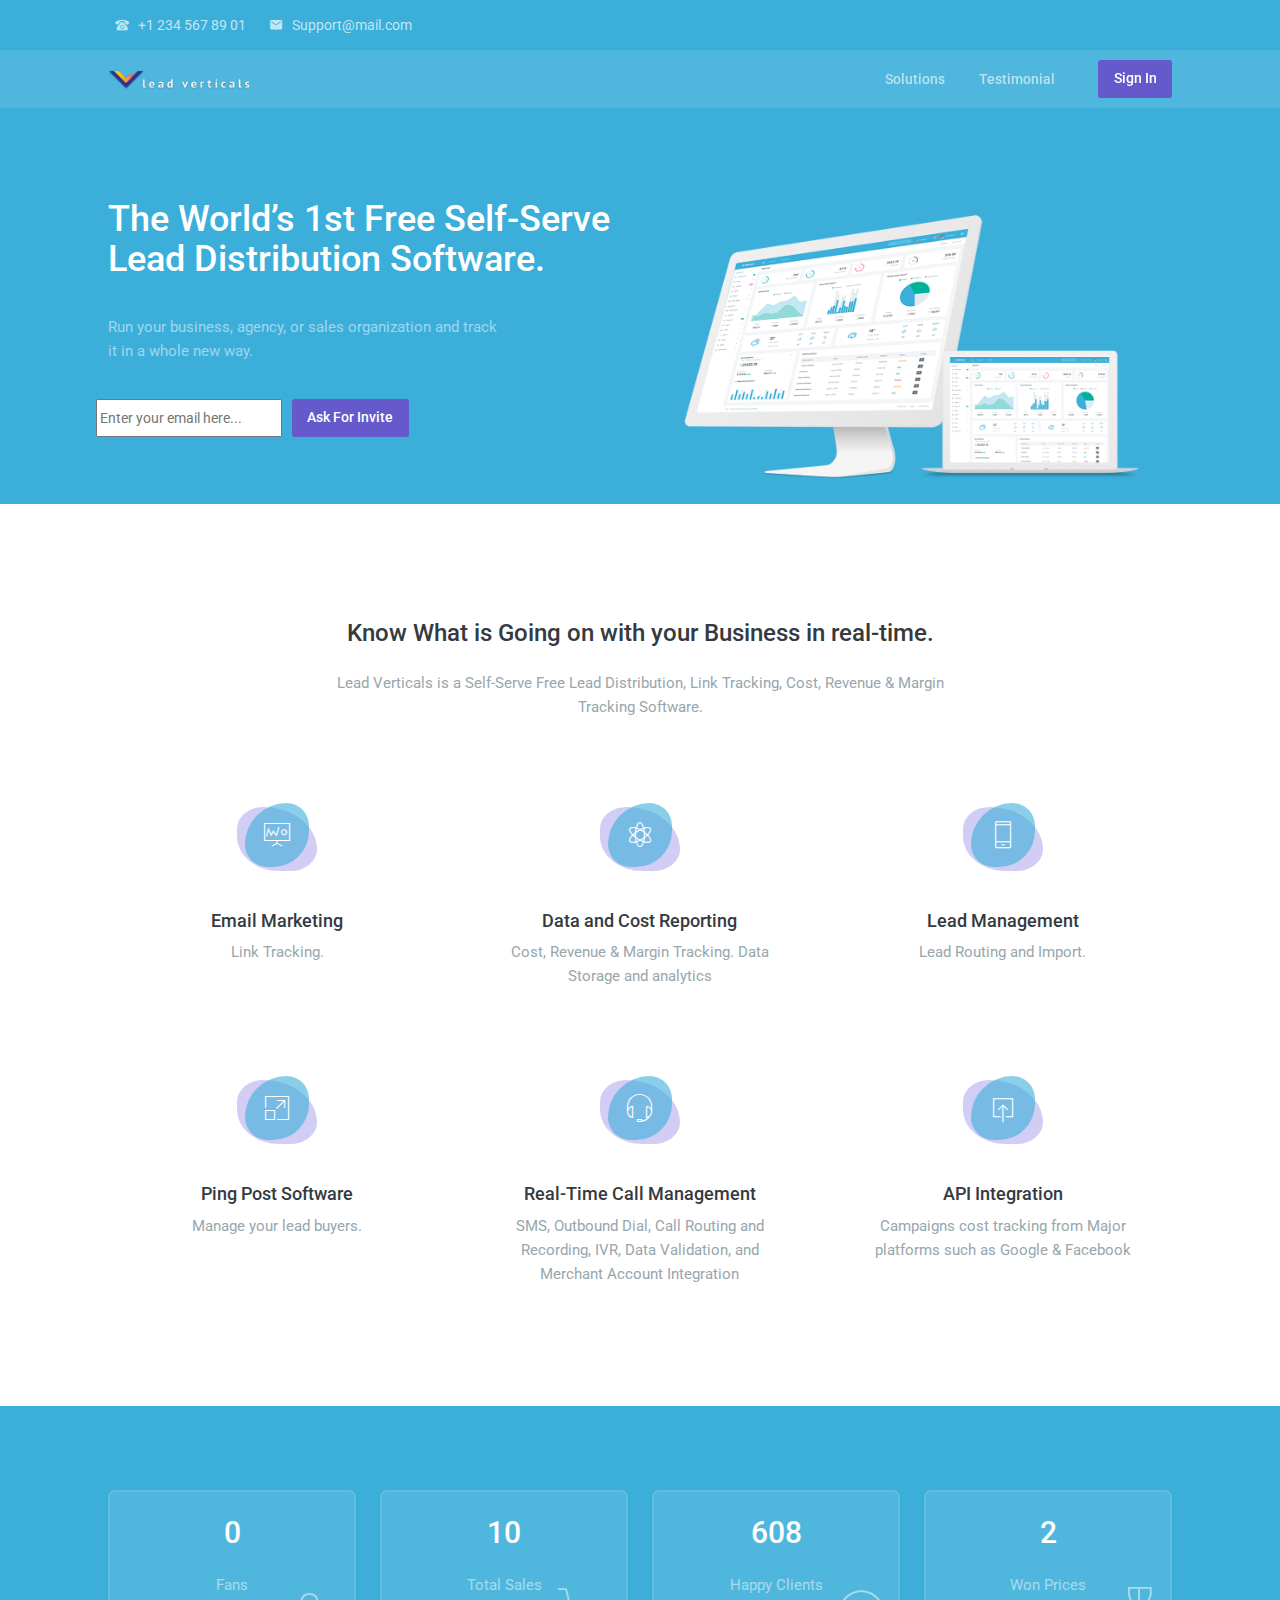
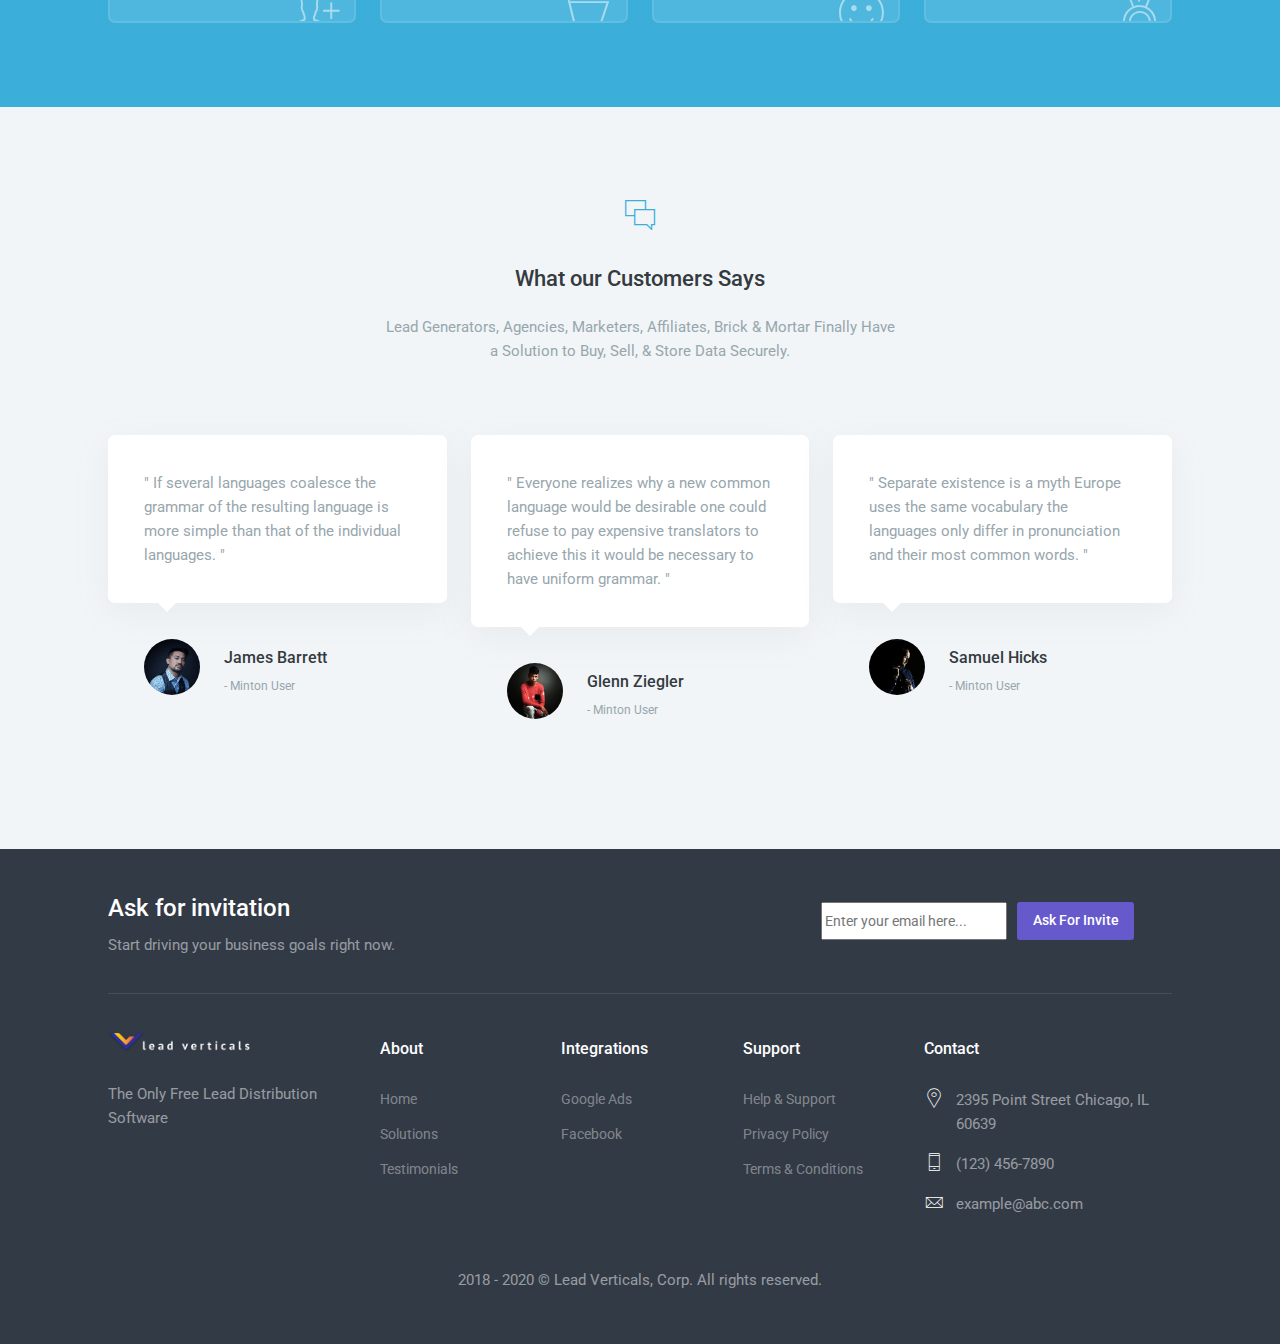
<file: index.html>
<!DOCTYPE html>
<html lang="en">
    <head>
        <meta charset="utf-8" />
        <title>Lead Verticals - Self-Serve Lead Distribution Software</title>
        <meta name="viewport" content="width=device-width, initial-scale=1.0">
        <meta content="A fully featured admin theme which can be used to build CRM, CMS, etc." name="description" />
        <meta content="Coderthemes" name="author" />
        <meta http-equiv="X-UA-Compatible" content="IE=edge" />

        <!-- App favicon -->
        <link rel="shortcut icon" href="images/favicon.ico">

        <!-- Bootstrap core CSS -->
        <link rel="stylesheet" href="css/bootstrap.min.css" type="text/css">

        <!--Material Icon -->
        <link rel="stylesheet" type="text/css" href="css/materialdesignicons.min.css" />

        <!--pe-icon-7 Icon -->
        <link rel="stylesheet" type="text/css" href="css/pe-icon-7-stroke.css" />

        <!-- Custom  css -->
        <link rel="stylesheet" type="text/css" href="css/style.css" />

    </head>

    <body>
        <header class="sticky">
            <div class="tagline d-none d-lg-block">
                <div class="container-fluid">
                    <div class="float-left info-link">
                        <ul class="list-inline mb-0">
                            <li class="list-inline-item">
                                <i class="mdi mdi-phone-classic mr-1"></i> +1 234 567 89 01
                            </li>
                            <li class="list-inline-item">
                                <a href="#">
                                    <i class="mdi mdi-email mr-1"></i> Support@mail.com
                                </a>
                            </li>
                        </ul>
                    </div>
                    <!--div class="float-right">
                        <ul class="list-inline social-links mb-0">
                            <li class="list-inline-item">
                                <a href="#">
                                    <i class="mdi mdi-facebook"></i>
                                </a>
                            </li>
                            <li class="list-inline-item">
                                <a href="#">
                                    <i class="mdi mdi-twitter"></i>
                                </a>
                            </li>
                            <li class="list-inline-item">
                                <a href="#">
                                    <i class="mdi mdi-google-plus"></i>
                                </a>
                            </li>
                        </ul>
                    </div-->
                    
                    <div class="clearfix"></div>
                </div>
            </div>

            <!--Navbar Start-->
            <nav class="navbar navbar-expand-lg fixed-top navbar-custom" id="navbar">
                <div class="container-fluid">
                    <!-- LOGO -->
                      <a class="logo text-uppercase" href="index.html">
                        <img src="images/logo_verticales.png" alt="" class="logo-light" height="20" />
                        <img src="images/logo_verticales.png" alt="" class="logo-dark" height="20" />
                    </a>
                    <!--a class="logo text-uppercase" href="index.html">
                        <img src="images/logo-light.png" alt="" class="logo-light" height="20" />
                        <img src="images/logo-dark.png" alt="" class="logo-dark" height="20" />
                    </a-->

                    <button class="navbar-toggler" type="button" data-toggle="collapse" data-target="#navbarCollapse" aria-controls="navbarCollapse" aria-expanded="false" aria-label="Toggle navigation">
                        <i class="mdi mdi-menu"></i>
                    </button>
                    <div class="collapse navbar-collapse" id="navbarCollapse">
                        <ul class="navbar-nav ml-auto navbar-center" id="mySidenav">
                            <!--li class="nav-item active">
                                <a href="#home" class="nav-link">Home</a>
                            </li-->
                            <li class="nav-item">
                                <a href="#services" class="nav-link">Solutions</a>
                            </li>
                            <!--li class="nav-item">
                                <a href="#features" class="nav-link">Features</a>
                            </li-->
                            <!--li class="nav-item">
                                <a href="#pricing" class="nav-link">Pricing</a>
                            </li-->
                            <li class="nav-item">
                                <a href="#testimonial" class="nav-link">Testimonial</a>
                            </li>
                            <!--li class="nav-item">
                                <a href="#faq" class="nav-link">Faq</a>
                            </li-->
                            <!--li class="nav-item">
                                <div class="dropdown">
                                    <a class="nav-link dropdown-toggle arrow-none" href="" role="button" data-toggle="dropdown" aria-haspopup="true" aria-expanded="false">
                                            Pages <i class="mdi mdi-chevron-down ml-1"></i>
                                        </a>
                                    <div class="dropdown-menu dropdown-menu-right">
                                        <a class="dropdown-item" href="about.html">About</a>
                                        <a class="dropdown-item" href="blog.html">Blog</a>
                                        <a class="dropdown-item" href="blog-details.html">Blog Details</a>
                                        <a class="dropdown-item" href="contact.html">Contact</a>
                                    </div>
                                </div>
                            </li-->

                        </ul>
                    </div>
                    <div class="ml-4">
                        <!--a href="#" class="btn btn-light mr-1">Contact us</a-->
                        <a  target="_blank" href="https://react.leadverticals.com/auth/login" class="btn btn-purple">Sign In</a>
                    </div>
                </div>
            </nav>
            <!-- Navbar End -->
        </header>

        <!-- home start -->
        <section class="bg-home bg-primary" id="home">
            
            <div class="container-fluid">
                <div class="row ">
                    <div class="col-lg-6">
                        <div class="home-content  mb-4">
                            <h1 class="home-title mb-4 text-white">The World’s 1st Free Self-Serve Lead Distribution Software.</h1>
                            <p class="text-white-50 home-desc mb-4">Run your business, agency, or sales organization and track <br /> it in a whole new way.</p>
                            <!--div>
                                <a href="#" class="btn btn-light mr-1">Contact us</a>
                                <a href="#" class="btn btn-purple">Our Works</a>
                            </div-->
                        </div>  
                        <div class="home-content text-center mb-4">
                            <form method="post" action="php/contact.php" name="contact-form" id="contact-form">
                                <div class="row">
                                    <input name="name" id="name" type="text" class="main-page-form" placeholder="Enter your email here..."> 
                                    <input type="submit" id="submit" name="send" class="submitBnt btn btn-purple" style="margin-left:10px;" value="Ask For Invite">
                               
                                </div>
                            </form>
                        </div>
                        
                </div>

                <!-- end row -->

                <!--div class="row justify-content-center" style="border:1px solid green;"-->
                    <div class="col-lg-6">
                        <div class="home-img" >
                            <img src="images/home-img.png" alt="" class="img-fluid mx-auto d-block">
                        </div>
                    </div>
                <!--/div-->
                <!-- end row -->
            </div>
            <!-- end container-fluid -->
 
        </section>
        <!-- home end -->

        <!-- services start -->
        <section class="section" id="services">
            <div class="container-fluid">
                <div class="row justify-content-center">
                    <div class="col-lg-7">
                        <div class="title text-center my-4">
                            <h3 class="mb-3">Know What is Going on with your Business in real-time.</h3>
                            <p class="text-muted">Lead Verticals is a Self-Serve Free Lead Distribution, Link Tracking, Cost, Revenue & Margin Tracking Software.</p>
                        </div>
                    </div>
                </div>
                <!-- end row -->
                <div class="row">
                    <div class="col-lg-4 col-sm-6">
                        <div class="services-box text-center mt-3 p-3">
                            <div class="services-icon mb-3">
                                <i class="pe-7s-display1 h2 mt-0"></i>
                            </div>
                            <h4>Email Marketing</h4>
                            <p class="text-muted"> Link Tracking.</p>
                        </div>
                    </div>
                    <div class="col-lg-4 col-sm-6">
                        <div class="services-box text-center mt-3 p-3">
                            <div class="services-icon mb-3">
                                <i class="pe-7s-science h2 mt-0"></i>
                            </div>
                            <h4>Data and Cost Reporting</h4>
                            <p class="text-muted">Cost, Revenue & Margin Tracking. Data Storage and analytics</p>
                        </div>
                    </div>
                    <div class="col-lg-4 col-sm-6">
                        <div class="services-box text-center mt-3 p-3">
                            <div class="services-icon mb-3">
                                <i class="pe-7s-phone h2 mt-0"></i>
                            </div>
                            <h4>Lead Management</h4>
                            <p class="text-muted">Lead Routing and Import.</p>
                        </div>
                    </div>

                    <div class="col-lg-4 col-sm-6">
                        <div class="services-box text-center mt-3 p-3">
                            <div class="services-icon mb-3">
                                <i class="pe-7s-exapnd2 h2 mt-0"></i>
                            </div>
                            <h4>Ping Post Software</h4>
                            <p class="text-muted">Manage your lead buyers.</p>
                        </div>
                    </div>
                    <div class="col-lg-4 col-sm-6">
                        <div class="services-box text-center mt-3 p-3">
                            <div class="services-icon mb-3">
                                <i class="pe-7s-headphones h2 mt-0"></i>
                            </div>
                            <h4>Real-Time Call Management</h4>
                            <p class="text-muted">SMS, Outbound Dial, Call Routing and Recording, IVR, Data Validation, and Merchant Account Integration</p>
                        </div>
                    </div>
                    <div class="col-lg-4 col-sm-6">
                        <div class="services-box text-center mt-3 p-3">
                            <div class="services-icon mb-3">
                                <i class="pe-7s-upload h2 mt-0"></i>
                            </div>
                            <h4>API Integration</h4>
                            <p class="text-muted">Campaigns cost tracking from Major platforms such as Google & Facebook</p>
                        </div>
                    </div>

                </div>
                <!-- end row -->
            </div>
            <!-- end container-fluid -->
        </section>
        <!-- services end -->
        

        <!-- features start -->
       <!--
        <section class="section bg-light" id="features">
            <div class="container-fluid">
                <div class="row justify-content-center">
                    <div class="col-lg-6">
                        <div class="title text-center mb-5">
                            <i class="pe-7s-helm h1 text-primary mb-3"></i>
                            <h3 class="font-22 mb-3">Key features of the product</h3>
                            <p class="text-muted">If several languages coalesce the grammar of the resulting language</p>
                        </div>
                    </div>
                </div>
        -->
                <!-- end row -->
        <!--
                <div class="row align-items-center justify-content-center">
                    <div class="col-lg-5 col-sm-6">
                        <div>
                            <img src="images/features/img-1.png" alt="" class="img-fluid mx-auto d-block">
                        </div>
                    </div>
                    <div class="col-lg-5 offset-lg-1">
                        <div class="mb-4">
                            <div class="feature-icon float-left">
                                <i class="pe-7s-notebook text-primary font-24 mr-3"></i>
                            </div>
                            <h4 class="mb-3">Quality Code</h4>
                            <p class="text-muted">It will be as simple as Occidental in fact, it will be Occidental. To an English person it will seem like simplified English.</p>

                        </div>
                        <div class="mb-4">
                            <div class="feature-icon float-left">
                                <i class="pe-7s-edit text-primary font-24 mr-3"></i>
                            </div>
                            <h4 class="mb-3">Easy to customize</h4>
                            <p class="text-muted">If several languages coalesce, the grammar of the resulting language is more simple and regular than of the individual languages.</p>

                        </div>
                        <div>
                            <div class="feature-icon float-left">
                                <i class="pe-7s-headphones text-primary font-24 mr-3"></i>
                            </div>
                            <h4 class="mb-3">Call Management and Reporting</h4>
                            <p class="text-muted">Real-Time Call Management and Reporting</p>

                        </div>
                    </div>

                </div>
        -->
                <!-- end row -->
        <!--
                <div class="row align-items-center justify-content-center mt-5 pt-4">

                    <div class="col-lg-5 ">
                        <div class="mb-4">
                            <div class="feature-icon float-left">
                                <i class="pe-7s-exapnd2 text-primary  font-24 mr-3"></i>
                            </div>
                            <h4 class="mb-3">Ping Post Software</h4>
                            <p class="text-muted">Manage your lead buyers</p>

                        </div>
                        <div class="mb-4">
                            <div class="feature-icon float-left">
                                <i class="pe-7s-headphones text-primary  font-24 mr-3"></i>
                            </div>
                            <h5 class="mb-3 font-18">Awesome Support</h5>
                            <p class="text-muted">New common language will be more simple and regular than the existing European languages occidental.</p>

                        </div>
                        <div>
                            <div class="feature-icon float-left">
                                <i class="pe-7s-edit text-primary  font-24 mr-3"></i>
                            </div>
                            <h5 class="mb-3 font-18">Easy to customize</h5>
                            <p class="text-muted">If several languages coalesce, the grammar of the resulting language is more simple and regular than of the individual languages.</p>

                        </div>

                    </div>

                    <div class="col-lg-5 col-sm-6 offset-lg-1">
                        <div>
                            <img src="images/features/img-2.png" alt="" class="img-fluid mx-auto d-block">
                        </div>
                    </div>

                </div>
                 </div>
        </section>
                 -->
                <!-- end row -->
           
       
            <!-- end container-fluid -->
        
        <!-- features end -->

        <!-- counter start -->
        <section class="py-5 bg-primary">
            <div class="container-fluid">
                <div class="row" id="counter">
                    <div class="col-lg-3 col-sm-6">
                        <div class="counter-box text-center my-2 p-3">
                            <div class="counter-icon text-white-50">
                                <i class="pe-7s-add-user display-4"></i>
                            </div>
                            <div class="counter-content">
                                <h2 class="counter-value text-white mt-0 mb-3" data-count="1200">0</h2>
                                <p class="text-white-50 mb-0">Fans</p>
                            </div>
                        </div>
                    </div>

                    <div class="col-lg-3 col-sm-6">
                        <div class="counter-box text-center my-2 p-3">
                            <div class="counter-icon text-white-50">
                                <i class="pe-7s-cart display-4"></i>
                            </div>
                            <div class="counter-content">
                                <h2 class="counter-value text-white mt-0 mb-3" data-count="4900">10</h2>
                                <p class="text-white-50 mb-0">Total Sales</p>
                            </div>
                        </div>
                    </div>
                    <div class="col-lg-3 col-sm-6">
                        <div class="counter-box text-center my-2 p-3">
                            <div class="counter-icon text-white-50">
                                <i class="pe-7s-smile display-4"></i>
                            </div>
                            <div class="counter-content">
                                <h2 class="counter-value text-white mt-0 mb-3" data-count="5645">608</h2>
                                <p class="text-white-50 mb-0">Happy Clients</p>
                            </div>
                        </div>
                    </div>
                    <div class="col-lg-3 col-sm-6">
                        <div class="counter-box text-center my-2 p-3">
                            <div class="counter-icon text-white-50">
                                <i class="pe-7s-medal display-4"></i>
                            </div>
                            <div class="counter-content">
                                <h2 class="counter-value text-white mt-0 mb-3" data-count="800">2</h2>
                                <p class="text-white-50 mb-0">Won Prices</p>
                            </div>
                        </div>
                    </div>

                </div>
            </div>
        </section>
        <!-- counter end -->

        <!-- pricing start -->
       <!-- 
        <section class="section" id="pricing">
            <div class="container-fluid">
                <div class="row justify-content-center">
                    <div class="col-lg-6">
                        <div class="title text-center mb-4">
                            <i class="pe-7s-notebook h1 text-primary mb-3"></i>
                            <h3 class="font-22 mb-3">Our Pricing plans</h3>
                            <p class="text-muted">If several languages coalesce the grammar of the resulting language</p>
                        </div>
                    </div>
                </div>
        -->        
                <!-- end row -->
        <!-- 
                <div class="row">
                    <div class="col-lg-4">
                        <div class="pricing-plan mt-3 p-3">
                            <div class="plan-header px-3 mt-3">
                                <div class="pricing-icon float-right">
                                    <i class="pe-7s-helm h1 mt-0 text-primary"></i>
                                </div>
                                <h5 class="plan-title font-18">Single Application</h5>
                                <p class="text-muted">Sed ut perspiciatis unde</p>
                                <h2 class="pt-4"><sup><span class="font-18">$</span></sup> <span class="text-primary">24</span> <span class="font-18">Per License</span></h2>
                            </div>
                            <hr class="my-4">
                            <div class="plan-content text-muted mb-4 px-3">
                                <p><i class="mdi mdi-check text-primary mr-2"></i> 5 Projects</p>
                                <p><i class="mdi mdi-check text-primary mr-2"></i> 1 GB Storage</p>
                                <p><i class="mdi mdi-check text-primary mr-2"></i> No Domain</p>
                                <p><i class="mdi mdi-close text-danger mr-2"></i> 1 User</p>
                                <p><i class="mdi mdi-close text-danger mr-2"></i> Free Support</p>
                            </div>
                            <div class="text-center py-3">
                                <a href="#" class="btn btn-purple">Purchase now</a>
                            </div>
                        </div>
                    </div>
                    <div class="col-lg-4">
                        <div class="pricing-plan mt-3 p-3 active">
                            <div class="plan-header px-3 mt-3">
                                <div class="pricing-icon float-right">
                                    <i class="pe-7s-diamond h1 mt-0 text-primary"></i>
                                </div>
                                <h5 class="plan-title font-18">Multiple Application</h5>
                                <p class="text-muted">Sed ut perspiciatis unde</p>
                                <h2 class="pt-4"><sup><span class="font-18">$</span></sup> <span class="text-primary">120</span> <span class="font-18">Per License</span></h2>
                            </div>
                            <hr class="my-4">
                            <div class="plan-content text-muted mb-4 px-3">
                                <p><i class="mdi mdi-check text-primary mr-2"></i> 5 Projects</p>
                                <p><i class="mdi mdi-check text-primary mr-2"></i> 1 GB Storage</p>
                                <p><i class="mdi mdi-check text-primary mr-2"></i> No Domain</p>
                                <p><i class="mdi mdi-check text-primary mr-2"></i> 1 User</p>
                                <p><i class="mdi mdi-close text-danger mr-2"></i> Free Support</p>
                            </div>
                            <div class="text-center py-3">
                                <a href="#" class="btn btn-purple">Purchase now</a>
                            </div>
                        </div>

                    </div>
                    <div class="col-lg-4">
                        <div class="pricing-plan mt-3 p-3">
                            <div class="plan-header px-3 mt-3">
                                <div class="pricing-icon float-right">
                                    <i class="pe-7s-shield h1 mt-0 text-primary"></i>
                                </div>
                                <h5 class="plan-title font-18">Extended </h5>
                                <p class="text-muted">Sed ut perspiciatis unde</p>
                                <h2 class="pt-4"><sup><span class="font-18">$</span></sup> <span class="text-primary">999</span> <span class="font-18">Per License</span></h2>
                            </div>
                            <hr class="my-4">
                            <div class="plan-content text-muted mb-4 px-3">
                                <p><i class="mdi mdi-check text-primary mr-2"></i> 5 Projects</p>
                                <p><i class="mdi mdi-check text-primary mr-2"></i> 1 GB Storage</p>
                                <p><i class="mdi mdi-check text-primary mr-2"></i> No Domain</p>
                                <p><i class="mdi mdi-check text-primary mr-2"></i> 1 User</p>
                                <p><i class="mdi mdi-check text-primary mr-2"></i> Free Support</p>
                            </div>
                            <div class="text-center py-3">
                                <a href="#" class="btn btn-purple">Purchase now</a>
                            </div>
                        </div>

                    </div>
                </div>
            </div>
            </section>
              -->   
                <!-- end row -->
         
            <!-- end container-fluid -->
        
        <!-- pricing end -->

   


        <!-- testimonial start -->
        <section class="section bg-light" id="testimonial">
            <div class="container-fluid">
                <div class="row justify-content-center">
                    <div class="col-lg-6">
                        <div class="title text-center mb-4">
                            <i class="pe-7s-chat h1 text-primary mb-3"></i>
                            <h3 class="font-22 mb-3">What our Customers Says</h3>
                            <p class="text-muted">Lead Generators, Agencies, Marketers, Affiliates, Brick & Mortar Finally Have a Solution to Buy, Sell, & Store Data Securely.</p>
                        </div>
                    </div>
                </div>
                <!-- end row -->

                <div class="row">
                    <div class="col-lg-4">
                        <div class="testi-box mt-4">
                            <div class="testi-desc p-4">
                                <p class="text-muted mb-0">" If several languages coalesce the grammar of the resulting language is more simple than that of the individual languages. "</p>
                            </div>

                            <div class="p-4">
                                <div class="testi-img float-left mr-3">
                                    <img src="images/users/img-1.png" alt="" class="rounded-circle avatar-md">
                                </div>
                                <div>
                                    <h4 class="font-16 mb-1">James Barrett</h4>
                                    <p class="text-muted mb-2"> <small> - Minton User</small></p>
                                </div>
                            </div>
                        </div>
                    </div>
                    <div class="col-lg-4">
                        <div class="testi-box mt-4">
                            <div class="testi-desc p-4">
                                <p class="text-muted mb-0">" Everyone realizes why a new common language would be desirable one could refuse to pay expensive translators to achieve this it would be necessary to have uniform grammar. "</p>
                            </div>

                            <div class="p-4">
                                <div class="testi-img float-left mr-3">
                                    <img src="images/users/img-2.png" alt="" class="rounded-circle avatar-md">
                                </div>
                                <div>
                                    <h4 class="font-16 mb-1">Glenn Ziegler</h4>
                                    <p class="text-muted mb-2"><small> - Minton User</small></p>
                                </div>
                            </div>
                        </div>
                    </div>
                    <div class="col-lg-4">
                        <div class="testi-box mt-4">
                            <div class="testi-desc p-4">
                                <p class="text-muted mb-0">" Separate existence is a myth Europe uses the same vocabulary the languages only differ in pronunciation and their most common words. "</p>
                            </div>

                            <div class="p-4">
                                <div class="testi-img float-left mr-3">
                                    <img src="images/users/img-3.png" alt="" class="rounded-circle avatar-md">
                                </div>
                                <div>
                                    <h4 class="font-16 mb-1">Samuel Hicks</h4>
                                    <p class="text-muted mb-2"><small> - Minton User</small></p>
                                </div>
                            </div>
                        </div>
                    </div>
                </div>
                <!-- end row -->

                <!--div class="row mt-4 pt-4">
                    <div class="col-lg-3 col-sm-6">
                        <div class="client-images">
                            <img src="images/clients/1.png" alt="logo-img" class="mx-auto img-fluid d-block">
                        </div>
                    </div>
                    <div class="col-lg-3 col-sm-6">
                        <div class="client-images">
                            <img src="images/clients/2.png" alt="logo-img" class="mx-auto img-fluid d-block">
                        </div>
                    </div>
                    <div class="col-lg-3 col-sm-6">
                        <div class="client-images">
                            <img src="images/clients/3.png" alt="logo-img" class="mx-auto img-fluid d-block">
                        </div>
                    </div>
                    <div class="col-lg-3 col-sm-6">
                        <div class="client-images">
                            <img src="images/clients/4.png" alt="logo-img" class="mx-auto img-fluid d-block">
                        </div>
                    </div>
                </div-->
                <!-- end row -->
            </div>
            <!-- end container-fluid -->
        </section>
        <!-- testimonial end -->

        <!-- faq start -->
        <!--  
            <section class="section" id="faq">
            <div class="container-fluid">
                <div class="row justify-content-center">
                    <div class="col-lg-6">
                        <div class="title text-center mb-5">
                            <i class="pe-7s-help1 h1 text-primary mb-3"></i>
                            <h3 class="font-22 mb-3">Frequently Asked Questions</h3>
                            <p class="text-muted">If several languages coalesce the grammar of the resulting language</p>
                        </div>
                    </div>
                </div> 
        -->
                <!-- end row -->
        <!--
                <div class="row align-items-center">
                    <div class="col-lg-5">
                        <div>
                            <img src="images/faq-img.png" alt="" class="img-fluid mx-auto d-block">
                        </div>
                    </div>

                    <div class="col-lg-7">
                        <ul class="nav nav-pills faq-nav-tabs nav-justified mb-3" id="pills-tab" role="tablist">
                            <li class="nav-item text-sm-left">
                                <a class="nav-link active" id="pills-general-tab" data-toggle="pill" href="#pills-general" role="tab" aria-controls="pills-general" aria-selected="true">
                                    <div class="clearfix">
                                        <i class="pe-7s-wallet text-purple float-md-right text-md-center h2 m-0"></i>
                                        <h4 class="mr-2 d-none d-sm-inline-block">General Questions</h4>
                                    </div>
                                </a>
                            </li>
                            <li class="nav-item text-sm-left">
                                <a class="nav-link" id="pills-pricing-tab" data-toggle="pill" href="#pills-pricing" role="tab" aria-controls="pills-pricing" aria-selected="false">
                                    <div class="clearfix">
                                        <i class="pe-7s-notebook text-purple float-md-right h2 m-0"></i>
                                        <h4 class="mr-2 d-none d-sm-inline-block">Pricing & Plans</h4>
                                    </div>
                                </a>
                            </li>
                        </ul>
                        <div class="tab-content faq-tab-content" id="pills-tabContent">
                            <div class="tab-pane fade show active" id="pills-general" role="tabpanel" aria-labelledby="pills-general-tab">
                                <div class="row">
                                    <div class="col-lg-12">
                                        <div class="p-4">
                                            <div class="faq-box mb-4">
                                                <div class="faq-question-q-box float-left mr-4">Q.</div>
                                                <div class="overflow-hidden">
                                                    <h5 class="font-16 mt-0">What is Lorem Ipsum?</h5>
                                                    <p class="text-muted">The new common language will be more simple and regular than the existing European languages It will be as simple as occidental.</p>
                                                </div>
                                            </div>

                                            <div class="faq-box mb-4">
                                                <div class="faq-question-q-box float-left mr-4">Q.</div>
                                                <div class="overflow-hidden">
                                                    <h5 class="font-16 mt-0">Why do we use it?</h5>
                                                    <p class="text-muted">It is a long established fact that a reader will be distracted by the readable content.</p>
                                                </div>
                                            </div>

                                            <div class="faq-box">
                                                <div class="faq-question-q-box float-left mr-4">Q.</div>
                                                <div class="overflow-hidden">
                                                    <h5 class="font-16 mt-0">Where does it come from?</h5>
                                                    <p class="text-muted">If several languages coalesce, the grammar of the resulting language is more simple and regular of the individual languages.</p>
                                                </div>
                                            </div>
                                        </div>
                                    </div>
                                </div>
                             </div>
        -->
                                <!-- end row -->
                           
                            <!-- end tab-pane -->
        <!--                 
                            <div class="tab-pane fade" id="pills-pricing" role="tabpanel" aria-labelledby="pills-pricing-tab">
                                <div class="row">
                                    <div class="col-lg-12">
                                        <div class="p-4">
                                            <div class="faq-box mb-4">
                                                <div class="faq-question-q-box float-left mr-4">Q.</div>
                                                <div class="overflow-hidden">
                                                    <h5 class="font-16 mt-0">Why do we use it?</h5>
                                                    <p class="text-muted">It is a long established fact that a reader will be distracted by the readable content.</p>
                                                </div>
                                            </div>

                                            <div class="faq-box mb-4">
                                                <div class="faq-question-q-box float-left mr-4">Q.</div>
                                                <div class="overflow-hidden">
                                                    <h5 class="font-16 mt-0">Where does it come from?</h5>
                                                    <p class="text-muted">If several languages coalesce, the grammar of the resulting language is more simple and regular of the individual languages.</p>
                                                </div>
                                            </div>

                                            <div class="faq-box">
                                                <div class="faq-question-q-box float-left mr-4">Q.</div>
                                                <div class="overflow-hidden">
                                                    <h5 class="font-16 mt-0">What is Lorem Ipsum?</h5>
                                                    <p class="text-muted">The new common language will be more simple and regular than the existing European languages It will be as simple as occidental.</p>
                                                </div>
                                            </div>

                                        </div>

                                    </div>
                                </div>
        </div>
     </div>
                    </div>
                </div>
            </div>  
              </section> 
    -->  
                                
                       
                <!-- end row -->
                <!-- end tab-pane -->
                <!-- end row -->

            
            <!-- end container-fluid -->
      
        <!-- faq end -->

        <!-- footer start -->
        <footer class="bg-dark footer text-white">
            <div class="container-fluid">
                <div class="row">
                    <div class="col-lg-12">
                        <div class="footer-cta py-4 mb-4">
                            <div class="row align-items-center">
                                <div class="col-md-8">
                                    <div class="cta-content">
                                        <h3 class="text-white mb-2">Ask for invitation</h3>
                                        <p class="text-white-50 mo-mb-20 mb-0">Start driving your business goals right now.</p>

                                    </div>
                                </div>
                                <div class="home-content text-center col-md-4">
                                    <form method="post" action="php/contact.php" name="contact-form" id="contact-form">
                                        <div class="row">
                                            <input name="name" id="name" type="text" class="main-page-form" placeholder="Enter your email here..."> 
                                            <input type="submit" id="submit" name="send" class="submitBnt btn btn-purple" style="margin-left:10px;" value="Ask For Invite">
                                        
                                        </div>
                                    </form>
                                </div>
                            </div>
                        </div>
                    </div>
                </div>
                <div class="row">
                    <div class="col-lg-3">
                        <div class="mb-3">
                            <img src="images/logo_verticales.png" alt="" height="20">
                        </div>
                        <p class="pt-1 text-white-50">The Only Free Lead Distribution Software</p>
                        <p class="text-white-50">&nbsp;</p>
                    </div>
                    <div class="col-lg-2">
                        <h5 class="footer-title text-white mb-3">About</h5>
                        <ul class="list-unstyled footer-list">
                            <li><a href="#">Home</a></li>
                            <li><a href="#services">Solutions</a></li>
                            <li><a href="#testimonial">Testimonials</a></li>
                            <!--li><a href="">FAQ</a></li-->
                        </ul>
                    </div>
                    <div class="col-lg-2">
                        <h5 class="footer-title text-white mb-3">Integrations</h5>
                        <ul class="list-unstyled footer-list">
                            <li><a href="">Google Ads</a></li>
                            <li><a href="">Facebook</a></li>
                        </ul>
                    </div>
                    <div class="col-lg-2">
                        <h5 class="footer-title text-white mb-3">Support</h5>
                        <ul class="list-unstyled footer-list">
                            <li><a href="">Help & Support</a></li>
                            <li><a href="">Privacy Policy</a></li>
                            <li><a href="terms.html">Terms & Conditions</a></li>
                        </ul>
                    </div>
                    <div class="col-lg-3">
                        <h5 class="footer-title text-white mb-3">Contact</h5>
                        <div class="pt-1">
                            <div class="float-left mr-2">
                                <i class="pe-7s-map-marker font-20"></i>
                            </div>
                            <p class="text-white-50 overflow-hidden">2395 Point Street Chicago, IL 60639</p>
                        </div>
                        <div>
                            <div class="float-left mr-2">
                                <i class="pe-7s-phone font-20"></i>
                            </div>
                            <p class="text-white-50 overflow-hidden">(123) 456-7890</p>
                        </div>
                        <div>
                            <div class="float-left mr-2">
                                <i class="pe-7s-mail font-20"></i>
                            </div>
                            <p class="text-white-50 overflow-hidden">example@abc.com</p>
                        </div>
                    </div>
                </div>
                <!-- end row -->
                <div class="row">
                    <div class="col-lg-12">
                        <div class="py-4">
                            <div class="text-center">
                                <p class="text-white-50">2018 - 2020 © Lead Verticals, Corp. All rights reserved. </p>
                            </div>
                        </div>
                    </div>
                </div>
                <!-- end row -->
            </div>
            <!-- container-fluid end -->
        </footer>
        <!-- footer end -->

        <!-- javascript -->
        <script src="js/jquery.min.js"></script>
        <script src="js/bootstrap.bundle.min.js"></script>
        <script src="js/jquery.easing.min.js"></script>
        <script src="js/scrollspy.min.js"></script>

        <!-- counter js -->
        <script src="js/counter.init.js"></script>

        <!-- custom js -->
        <script src="js/app.js"></script>
    </body>

</html>
</file>
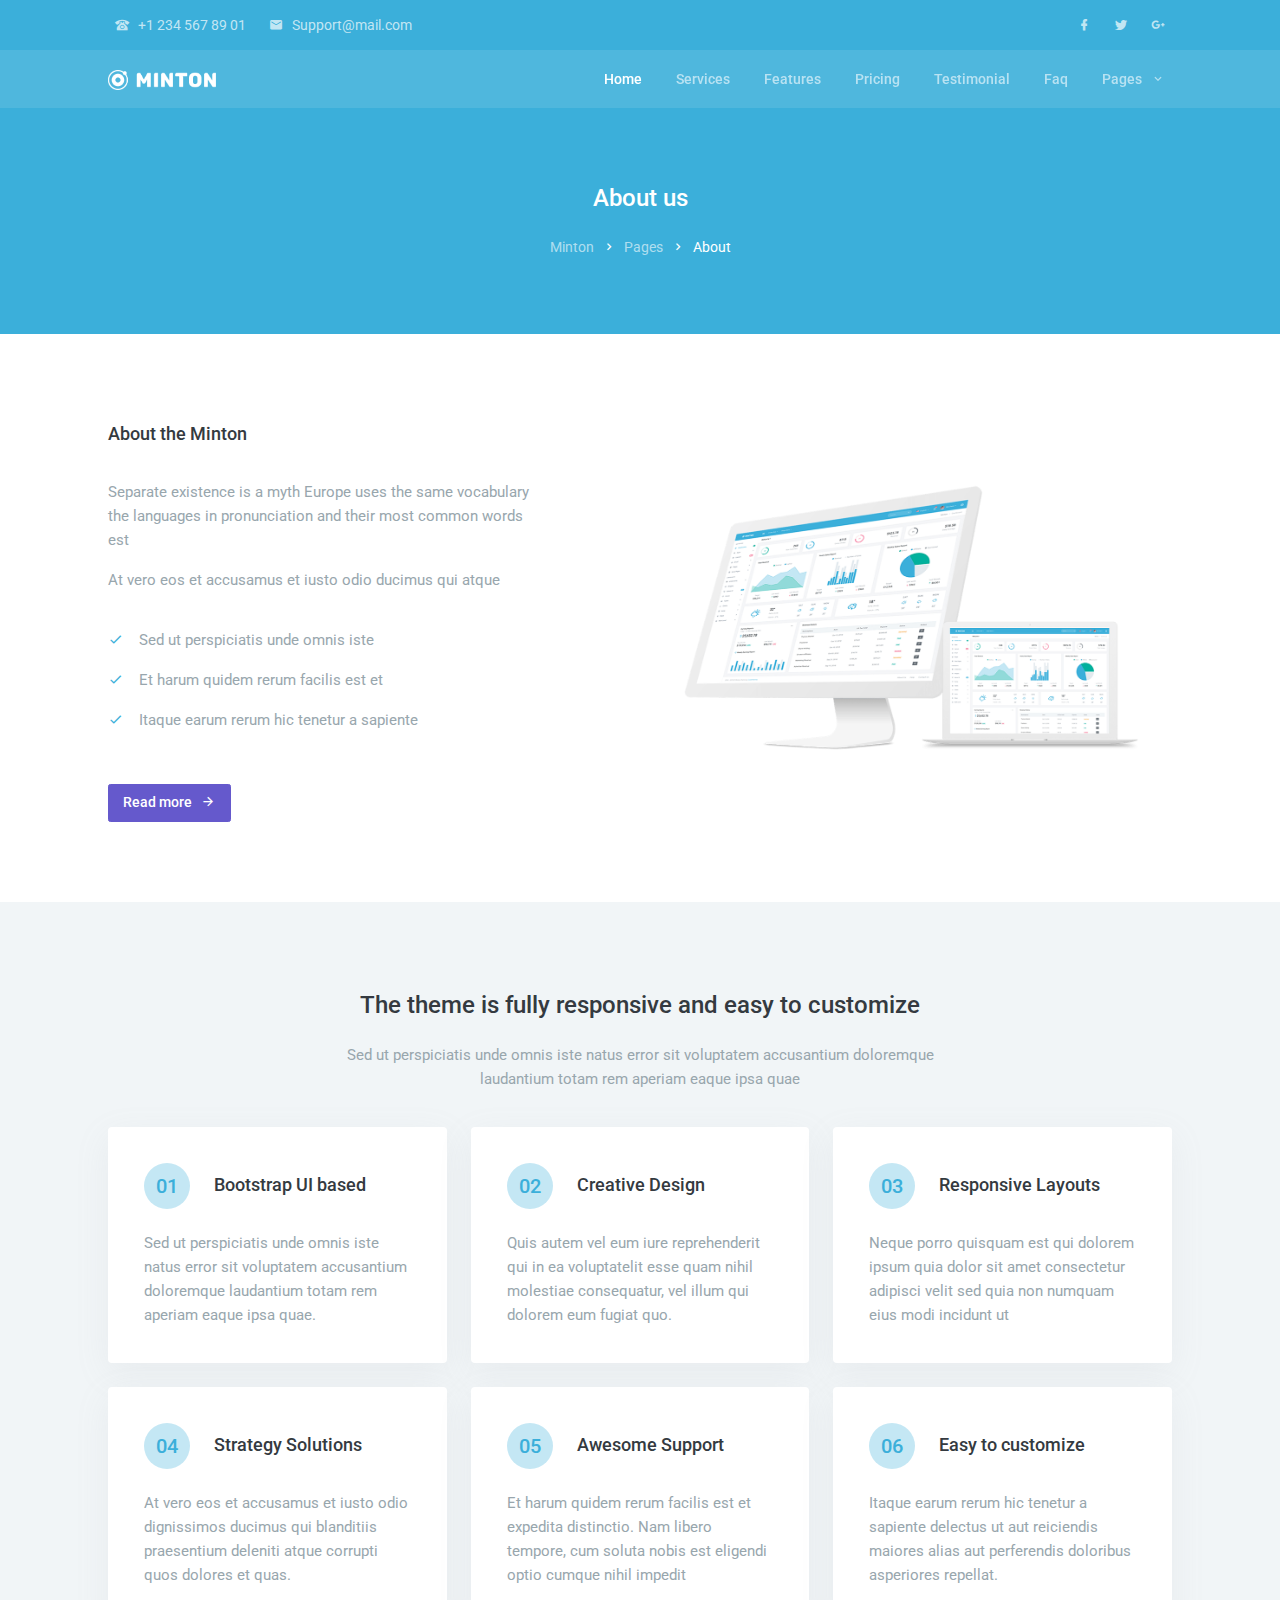
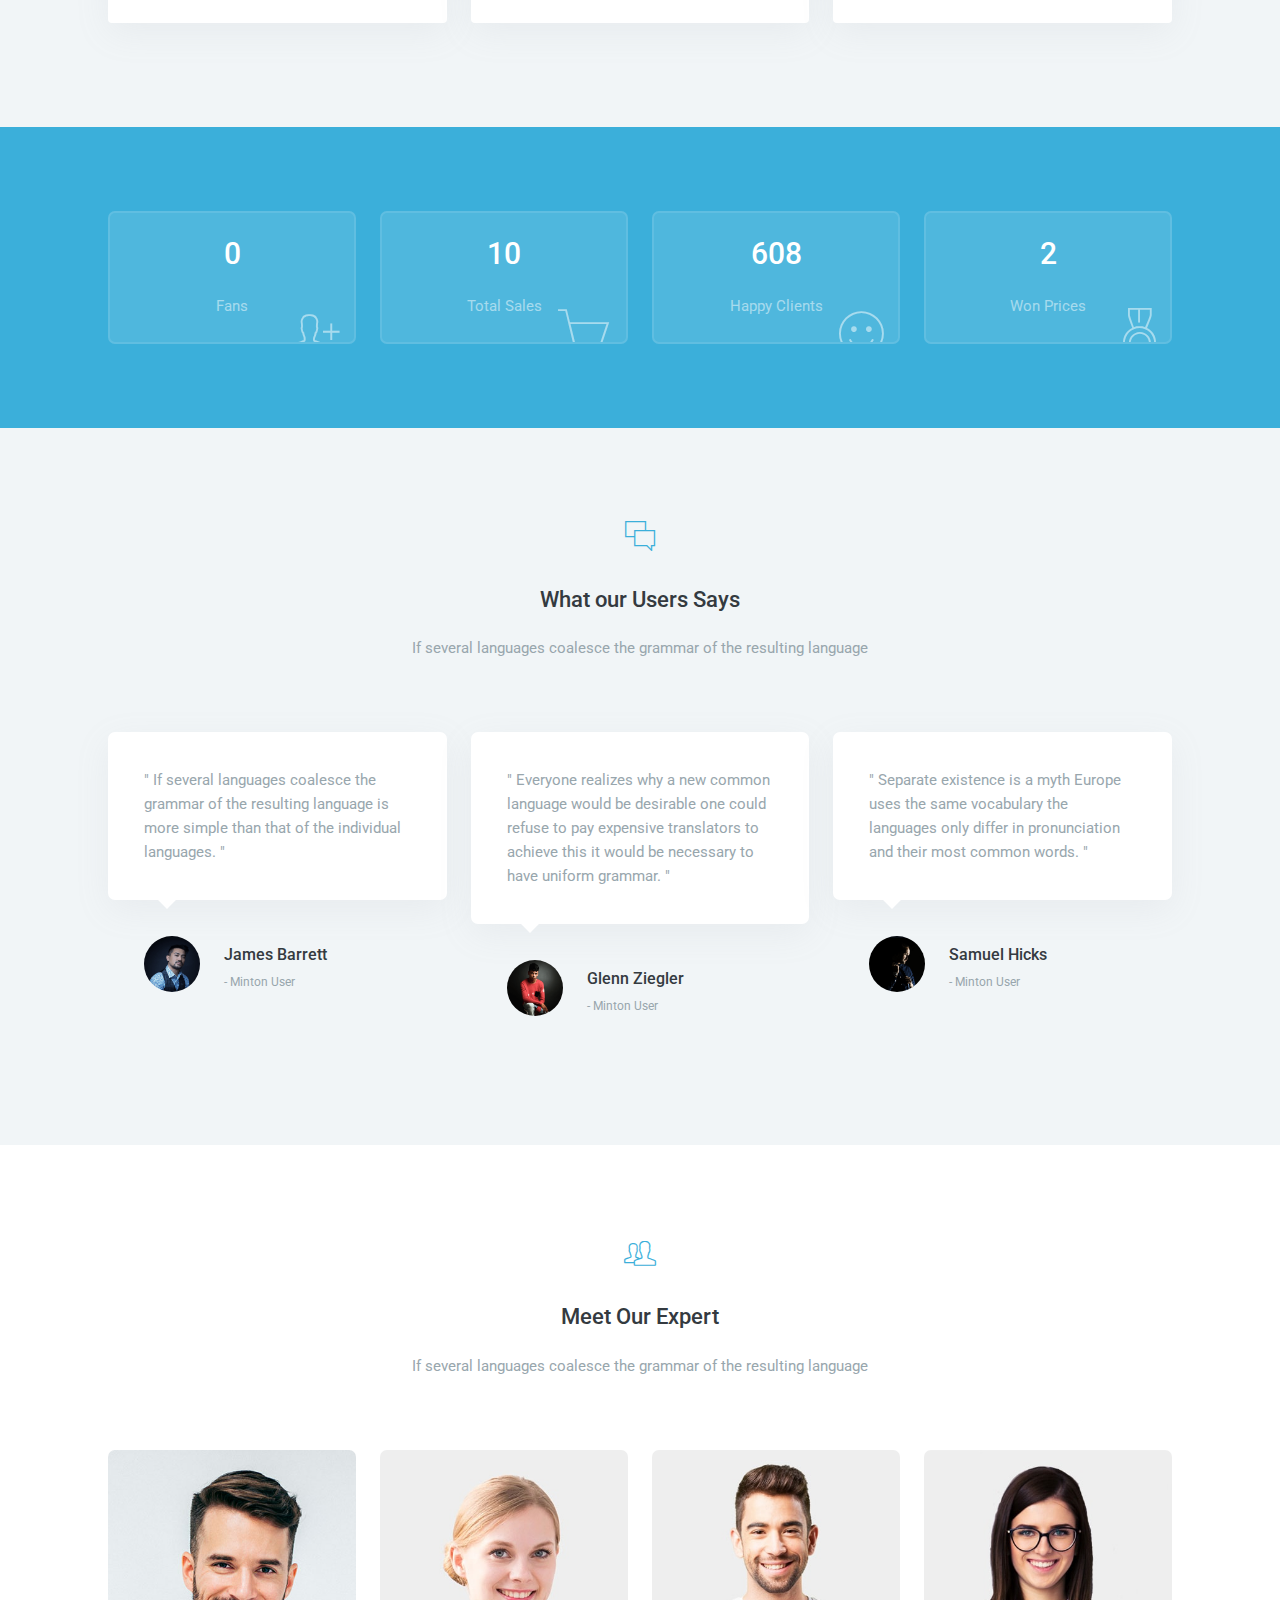
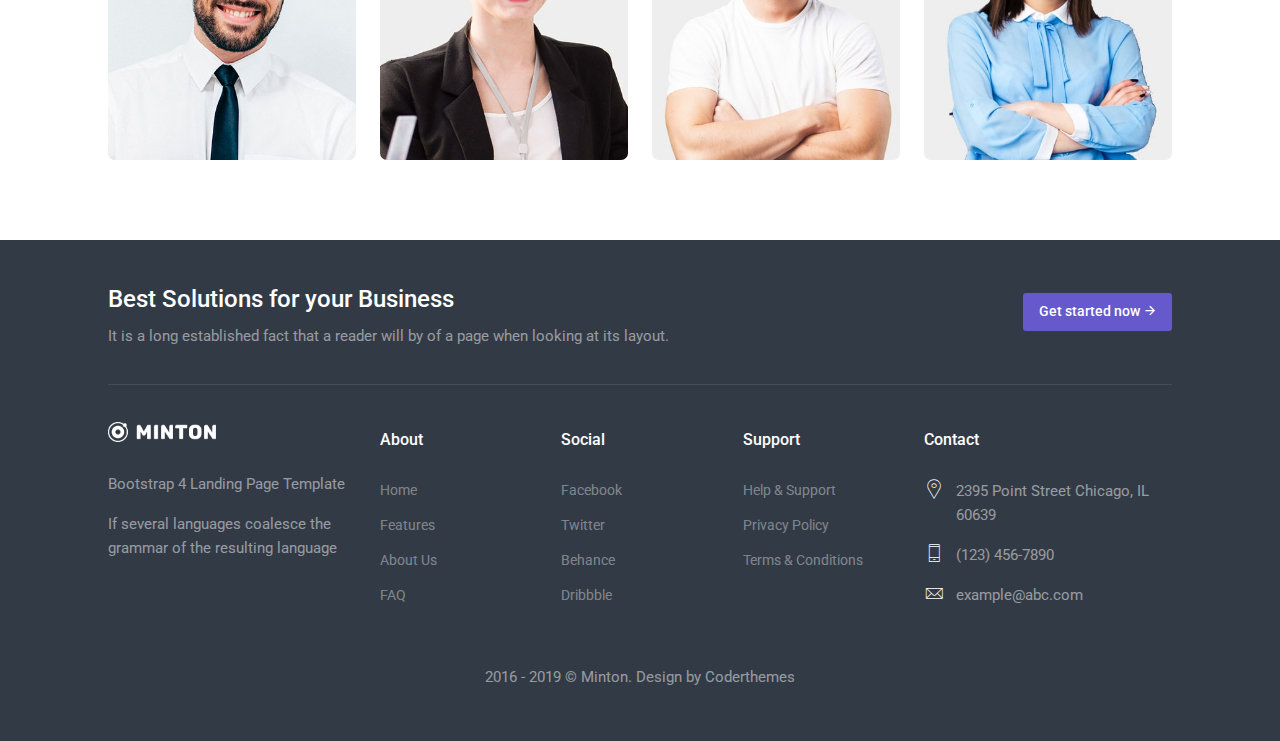
<file: about.html>
<!DOCTYPE html>
<html lang="en">

    <head>
        <meta charset="utf-8" />
        <title>Minton - Responsive Admin Dashboard & Landing Page Template</title>
        <meta name="viewport" content="width=device-width, initial-scale=1.0">
        <meta content="A fully featured admin theme which can be used to build CRM, CMS, etc." name="description" />
        <meta content="Coderthemes" name="author" />
        <meta http-equiv="X-UA-Compatible" content="IE=edge" />

        <!-- App favicon -->
        <link rel="shortcut icon" href="images/favicon.ico">

        <!-- Bootstrap core CSS -->
        <link rel="stylesheet" href="css/bootstrap.min.css" type="text/css">

        <!--Material Icon -->
        <link rel="stylesheet" type="text/css" href="css/materialdesignicons.min.css" />

        <!--pe-icon-7 Icon -->
        <link rel="stylesheet" type="text/css" href="css/pe-icon-7-stroke.css" />

        <!-- Custom  css -->
        <link rel="stylesheet" type="text/css" href="css/style.css" />

    </head>

    <body>

        <header class="sticky">
            <div class="tagline d-none d-lg-block">
                <div class="container-fluid">
                    <div class="float-left info-link">
                        <ul class="list-inline mb-0">
                            <li class="list-inline-item">
                                <i class="mdi mdi-phone-classic mr-1"></i> +1 234 567 89 01
                            </li>
                            <li class="list-inline-item">
                                <a href="#">
                                    <i class="mdi mdi-email mr-1"></i> Support@mail.com
                                </a>
                            </li>
                        </ul>
                    </div>
                    <div class="float-right">
                        <ul class="list-inline social-links mb-0">
                            <li class="list-inline-item">
                                <a href="#">
                                    <i class="mdi mdi-facebook"></i>
                                </a>
                            </li>
                            <li class="list-inline-item">
                                <a href="#">
                                    <i class="mdi mdi-twitter"></i>
                                </a>
                            </li>
                            <li class="list-inline-item">
                                <a href="#">
                                    <i class="mdi mdi-google-plus"></i>
                                </a>
                            </li>
                        </ul>
                    </div>
                    <div class="clearfix"></div>
                </div>
            </div>

            <!--Navbar Start-->
            <nav class="navbar navbar-expand-lg fixed-top navbar-custom" id="navbar">
                <div class="container-fluid">
                    <!-- LOGO -->
                    <a class="logo text-uppercase" href="index.html">
                        <img src="images/logo-light.png" alt="" class="logo-light" height="20" />
                        <img src="images/logo-dark.png" alt="" class="logo-dark" height="20" />
                    </a>

                    <button class="navbar-toggler" type="button" data-toggle="collapse" data-target="#navbarCollapse" aria-controls="navbarCollapse" aria-expanded="false" aria-label="Toggle navigation">
                        <i class="mdi mdi-menu"></i>
                    </button>
                    <div class="collapse navbar-collapse" id="navbarCollapse">
                        <ul class="navbar-nav ml-auto navbar-center" id="mySidenav">
                            <li class="nav-item active">
                                <a href="index.html#home" class="nav-link">Home</a>
                            </li>
                            <li class="nav-item">
                                <a href="index.html#services" class="nav-link">Services</a>
                            </li>
                            <li class="nav-item">
                                <a href="index.html#features" class="nav-link">Features</a>
                            </li>
                            <li class="nav-item">
                                <a href="index.html#pricing" class="nav-link">Pricing</a>
                            </li>
                            <li class="nav-item">
                                <a href="index.html#testimonial" class="nav-link">Testimonial</a>
                            </li>
                            <li class="nav-item">
                                <a href="index.html#faq" class="nav-link">Faq</a>
                            </li>
                            <li class="nav-item">
                                <div class="dropdown">
                                    <a class="nav-link dropdown-toggle arrow-none" href="" role="button" data-toggle="dropdown" aria-haspopup="true" aria-expanded="false">
                                            Pages <i class="mdi mdi-chevron-down ml-1"></i>
                                        </a>
                                    <div class="dropdown-menu dropdown-menu-right">
                                        <a class="dropdown-item" href="about.html">About</a>
                                        <a class="dropdown-item" href="blog.html">Blog</a>
                                        <a class="dropdown-item" href="blog-details.html">Blog Details</a>
                                        <a class="dropdown-item" href="contact.html">Contact</a>
                                    </div>
                                </div>
                            </li>

                        </ul>
                    </div>
                </div>
            </nav>
            <!-- Navbar End -->
        </header>

        <!-- title start -->
        <section class="page-header-box bg-primary">
            <div class="container-fluid">
                <div class="row">
                    <div class="col-lg-12">
                        <div class="text-center">
                            <h3 class="page-header-title text-white">About us</h3>
                            <ol class="breadcrumb mb-0">
                                <li class="breadcrumb-item"><a href="#">Minton</a></li>
                                <li class="breadcrumb-item"><a href="#">Pages</a></li>
                                <li class="breadcrumb-item active" aria-current="page">About</li>
                            </ol>
                        </div>
                    </div>
                </div> <!--end row-->
            </div> <!--end container-->
        </section>
        <!-- title end -->

        <!-- about start -->
        <section class="section">
            <div class="container-fluid">
                <div class="row align-items-center">
                    <div class="col-lg-5">
                        <div class="mo-mb-20">
                            <h4 class="mb-4">About the <span class="text-custom">Minton</span></h4>
                            <p class="text-muted">Separate existence is a myth Europe uses the same vocabulary the languages in pronunciation and their most common words est</p>
                            <p class="text-muted mb-4">At vero eos et accusamus et iusto odio ducimus qui atque</p>
                            
                            <div class="text-muted">
                                <p><i class="mdi mdi-check text-primary mr-2"></i> Sed ut perspiciatis unde omnis iste</p>
                                <p><i class="mdi mdi-check text-primary mr-2"></i> Et harum quidem rerum facilis est et</p>
                                <p><i class="mdi mdi-check text-primary mr-2"></i> Itaque earum rerum hic tenetur a sapiente</p>
                            </div>
                            <div class="pt-4">
                                <a href="#" class="btn btn-purple">Read more <i class="mdi mdi-arrow-right ml-1"></i></a>
                            </div>
                        </div>
                    </div>
                    <div class="col-lg-6 offset-lg-1">
                        <div class="home-img">
                            <img src="images/home-img.png" alt="" class="img-fluid mx-auto d-block">
                        </div>
                    </div>
                </div>
                <!-- end row -->

            </div>
            <!-- end container-fluid -->
        </section>
        <!-- about end -->

        

        <!-- services start -->
        <section class="section bg-light">
            <div class="container-fluid">
                <div class="row justify-content-center">
                    <div class="col-lg-7">
                        <div class="title text-center mb-4">
                            <h3 class="mb-3">The theme is fully responsive and easy to customize</h3>
                            <p class="text-muted">Sed ut perspiciatis unde omnis iste natus error sit voluptatem accusantium doloremque laudantium totam rem aperiam eaque ipsa quae</p>
                        </div>
                    </div>
                </div>
                <!-- end row -->
                <div class="row">
                    <div class="col-lg-4 col-sm-6">
                        <div class="about-box card">
                            <div class="p-4">
                                <div class="clearfix mb-2">
                                    <h4 class="float-left mr-3 text-primary about-index-number mt-0">01</h3>
                                    <h5 class="font-18 mt-0 pt-2">Bootstrap UI based</h5>
                                </div>
                                <p class="text-muted mb-0">Sed ut perspiciatis unde omnis iste natus error sit voluptatem accusantium doloremque laudantium totam rem aperiam eaque ipsa quae.</p>
                            </div>
                        </div>
                    </div>
                    <div class="col-lg-4 col-sm-6">
                        <div class="about-box card">
                            <div class="p-4">
                                <div class="clearfix mb-2">
                                    <h4 class="float-left mr-3 text-primary about-index-number mt-0">02</h3>
                                    <h5 class="font-18 mt-0 pt-2">Creative Design</h5>
                                </div>
                                <p class="text-muted mb-0">Quis autem vel eum iure reprehenderit qui in ea voluptatelit esse quam nihil molestiae consequatur, vel illum qui dolorem eum fugiat quo.</p>
                            </div>
                        </div>
                    </div>
                    <div class="col-lg-4 col-sm-6">
                        <div class="about-box card">
                            <div class="p-4">
                                <div class="clearfix mb-2">
                                    <h4 class="float-left mr-3 text-primary about-index-number mt-0">03</h3>
                                    <h5 class="font-18 mt-0 pt-2">Responsive Layouts</h5>
                                </div>
                                <p class="text-muted mb-0">Neque porro quisquam est qui dolorem ipsum quia dolor sit amet consectetur adipisci velit sed quia non numquam eius modi incidunt ut </p>
                            </div>
                        </div>
                    </div>

                    <div class="col-lg-4 col-sm-6">
                        <div class="about-box card">
                            <div class="p-4">
                                <div class="clearfix mb-2">
                                    <h4 class="float-left mr-3 text-primary about-index-number mt-0">04</h3>
                                    <h5 class="font-18 mt-0 pt-2">Strategy Solutions</h5>
                                </div>
                                <p class="text-muted mb-0">At vero eos et accusamus et iusto odio dignissimos ducimus qui blanditiis praesentium deleniti atque corrupti quos dolores et quas.</p>
                            </div>
                        </div>
                    </div>
                    <div class="col-lg-4 col-sm-6">
                        <div class="about-box card">
                            <div class="p-4">
                                <div class="clearfix mb-2">
                                    <h4 class="float-left mr-3 text-primary about-index-number mt-0">05</h3>
                                    <h5 class="font-18 mt-0 pt-2">Awesome Support</h5>
                                </div>
                                <p class="text-muted mb-0">Et harum quidem rerum facilis est et expedita distinctio. Nam libero tempore, cum soluta nobis est eligendi optio cumque nihil impedit</p>
                            </div>
                        </div>
                    </div>
                    <div class="col-lg-4 col-sm-6">
                        <div class="about-box card">
                            <div class="p-4">
                                <div class="clearfix mb-2">
                                    <h4 class="float-left mr-3 text-primary about-index-number mt-0">06</h3>
                                    <h5 class="font-18 mt-0 pt-2">Easy to customize</h5>
                                </div>
                                <p class="text-muted mb-0">Itaque earum rerum hic tenetur a sapiente delectus ut aut reiciendis maiores alias aut perferendis doloribus asperiores repellat.</p>
                            </div>
                        </div>
                    </div>


                </div>
                <!-- end row -->
            </div>
            <!-- end container-fluid -->
        </section>
        <!-- services end -->

        <!-- counter start -->
        <section class="py-5 bg-primary">
            <div class="container-fluid">
                <div class="row" id="counter">
                    <div class="col-lg-3 col-sm-6">
                        <div class="counter-box text-center my-2 p-3">
                            <div class="counter-icon text-white-50">
                                <i class="pe-7s-add-user display-4"></i>
                            </div>
                            <div class="counter-content">
                                <h2 class="counter-value text-white mt-0 mb-3" data-count="1200">0</h2>
                                <p class="text-white-50 mb-0">Fans</p>
                            </div>
                        </div>
                    </div>

                    <div class="col-lg-3 col-sm-6">
                        <div class="counter-box text-center my-2 p-3">
                            <div class="counter-icon text-white-50">
                                <i class="pe-7s-cart display-4"></i>
                            </div>
                            <div class="counter-content">
                                <h2 class="counter-value text-white mt-0 mb-3" data-count="4900">10</h2>
                                <p class="text-white-50 mb-0">Total Sales</p>
                            </div>
                        </div>
                    </div>
                    <div class="col-lg-3 col-sm-6">
                        <div class="counter-box text-center my-2 p-3">
                            <div class="counter-icon text-white-50">
                                <i class="pe-7s-smile display-4"></i>
                            </div>
                            <div class="counter-content">
                                <h2 class="counter-value text-white mt-0 mb-3" data-count="5645">608</h2>
                                <p class="text-white-50 mb-0">Happy Clients</p>
                            </div>
                        </div>
                    </div>
                    <div class="col-lg-3 col-sm-6">
                        <div class="counter-box text-center my-2 p-3">
                            <div class="counter-icon text-white-50">
                                <i class="pe-7s-medal display-4"></i>
                            </div>
                            <div class="counter-content">
                                <h2 class="counter-value text-white mt-0 mb-3" data-count="800">2</h2>
                                <p class="text-white-50 mb-0">Won Prices</p>
                            </div>
                        </div>
                    </div>

                </div>
            </div>
        </section>
        <!-- counter end -->
    
        <!-- testimonial start -->
        <section class="section bg-light">
            <div class="container-fluid">
                <div class="row justify-content-center">
                    <div class="col-lg-6">
                        <div class="title text-center mb-4">
                            <i class="pe-7s-chat h1 text-primary mb-3"></i>
                            <h3 class="font-22 mb-3">What our Users Says</h3>
                            <p class="text-muted">If several languages coalesce the grammar of the resulting language</p>
                        </div>
                    </div>
                </div>
                <!-- end row -->

                <div class="row">
                    <div class="col-lg-4">
                        <div class="testi-box mt-4">
                            <div class="testi-desc p-4">
                                <p class="text-muted mb-0">" If several languages coalesce the grammar of the resulting language is more simple than that of the individual languages. "</p>
                            </div>

                            <div class="p-4">
                                <div class="testi-img float-left mr-3">
                                    <img src="images/users/img-1.png" alt="" class="rounded-circle avatar-md">
                                </div>
                                <div>
                                    <h4 class="font-16 mb-1">James Barrett</h4>
                                    <p class="text-muted mb-2"> <small> - Minton User</small></p>
                                </div>
                            </div>
                        </div>
                    </div>
                    <div class="col-lg-4">
                        <div class="testi-box mt-4">
                            <div class="testi-desc p-4">
                                <p class="text-muted mb-0">" Everyone realizes why a new common language would be desirable one could refuse to pay expensive translators to achieve this it would be necessary to have uniform grammar. "</p>
                            </div>

                            <div class="p-4">
                                <div class="testi-img float-left mr-3">
                                    <img src="images/users/img-2.png" alt="" class="rounded-circle avatar-md">
                                </div>
                                <div>
                                    <h4 class="font-16 mb-1">Glenn Ziegler</h4>
                                    <p class="text-muted mb-2"><small> - Minton User</small></p>
                                </div>
                            </div>
                        </div>
                    </div>
                    <div class="col-lg-4">
                        <div class="testi-box mt-4">
                            <div class="testi-desc p-4">
                                <p class="text-muted mb-0">" Separate existence is a myth Europe uses the same vocabulary the languages only differ in pronunciation and their most common words. "</p>
                            </div>

                            <div class="p-4">
                                <div class="testi-img float-left mr-3">
                                    <img src="images/users/img-3.png" alt="" class="rounded-circle avatar-md">
                                </div>
                                <div>
                                    <h4 class="font-16 mb-1">Samuel Hicks</h4>
                                    <p class="text-muted mb-2"><small> - Minton User</small></p>
                                </div>
                            </div>
                        </div>
                    </div>
                </div>
                <!-- end row -->
            </div>
            <!-- end container-fluid -->
        </section>
        <!-- testimonial end -->
    
        <!-- team start -->
        <section class="section">
            <div class="container-fluid">
                <div class="row justify-content-center">
                    <div class="col-lg-6">
                        <div class="title text-center mb-4">
                            <i class="pe-7s-users h1 text-primary mb-3"></i>
                            <h3 class="font-22 mb-3">Meet Our Expert</h3>
                            <p class="text-muted">If several languages coalesce the grammar of the resulting language</p>
                        </div>
                    </div>
                </div>
                <!-- end row -->

                <div class="row">
                    <div class="col-lg-3 col-sm-6">
                        <div class="team-box mt-4">
                            <div class="team-box-img">
                                <img src="images/team/img-1.jpg" alt="" class="img-fluid mx-auto d-block">
                            </div>
                            <div class="team-overlay">
                                <div class="team-content text-center">
                                    <div class="team-name">
                                        <h4 class="mb-1"><a href="#" class="text-white">Mitchell Dicken</a></h4>
                                        <p class="text-white">CEO/Founder</p>
                                    </div>
                                    <div class="social-icon">
                                        <a href="#" class="m-1"><i class="mdi mdi-facebook"></i></a>
                                        <a href="#" class="m-1"><i class="mdi mdi-twitter"></i></a>
                                        <a href="#" class="m-1"><i class="mdi mdi-instagram"></i></a>
                                    </div>
                                </div>
                            </div>
                        </div>
                        <!-- end team box -->
                    </div>
                    <div class="col-lg-3 col-sm-6">
                        <div class="team-box mt-4">
                            <div class="team-box-img">
                                <img src="images/team/img-2.jpg" alt="" class="img-fluid mx-auto d-block">
                            </div>
                            <div class="team-overlay">
                                <div class="team-content text-center">
                                    <div class="team-name">
                                        <h4 class="mb-1"><a href="#" class="text-white">Patricia Fleming</a></h4>
                                        <p class="text-white">Project Manager</p>
                                    </div>
                                    <div class="social-icon">
                                        <a href="#" class="m-1"><i class="mdi mdi-facebook"></i></a>
                                        <a href="#" class="m-1"><i class="mdi mdi-twitter"></i></a>
                                        <a href="#" class="m-1"><i class="mdi mdi-instagram"></i></a>
                                    </div>
                                </div>
                            </div>
                        </div>
                        <!-- end team box -->
                    </div>

                    <div class="col-lg-3 col-sm-6">
                        <div class="team-box mt-4">
                            <div class="team-box-img">
                                <img src="images/team/img-3.jpg" alt="" class="img-fluid mx-auto d-block">
                            </div>
                            <div class="team-overlay">
                                <div class="team-content text-center">
                                    <div class="team-name">
                                        <h4 class="mb-1"><a href="#" class="text-white">Richard Bailey</a></h4>
                                        <p class="text-white">Web Designer</p>
                                    </div>
                                    <div class="social-icon">
                                        <a href="#" class="m-1"><i class="mdi mdi-facebook"></i></a>
                                        <a href="#" class="m-1"><i class="mdi mdi-twitter"></i></a>
                                        <a href="#" class="m-1"><i class="mdi mdi-instagram"></i></a>
                                    </div>
                                </div>
                            </div>
                        </div>
                        <!-- end team box -->
                    </div>

                    <div class="col-lg-3 col-sm-6">
                        <div class="team-box mt-4">
                            <div class="team-box-img">
                                <img src="images/team/img-4.jpg" alt="" class="img-fluid mx-auto d-block">
                            </div>
                            <div class="team-overlay">
                                <div class="team-content text-center">
                                    <div class="team-name">
                                        <h4 class="mb-1"><a href="#" class="text-white">Emily Johnson</a></h4>
                                        <p class="text-white">Graphic Designer</p>
                                    </div>
                                    <div class="social-icon">
                                        <a href="#" class="m-1"><i class="mdi mdi-facebook"></i></a>
                                        <a href="#" class="m-1"><i class="mdi mdi-twitter"></i></a>
                                        <a href="#" class="m-1"><i class="mdi mdi-instagram"></i></a>
                                    </div>
                                </div>
                            </div>
                        </div>
                        <!-- end team box -->
                    </div>
                </div>
                <!-- end row -->
            </div>
            <!-- end container-fluid -->
        </section>
        <!-- team end -->

        <!-- footer start -->
        <footer class="bg-dark footer text-white">
            <div class="container-fluid">
                <div class="row">
                    <div class="col-lg-12">
                        <div class="footer-cta py-4 mb-4">
                            <div class="row align-items-center">
                                <div class="col-md-8">
                                    <div class="cta-content">
                                        <h3 class="text-white mb-2">Best Solutions for your Business</h3>
                                        <p class="text-white-50 mo-mb-20 mb-0">It is a long established fact that a reader will by of a page when looking at its layout.</p>
                                    </div>
                                </div>
                                <div class="col-md-4">
                                    <div class="text-md-right">
                                        <a href="#" class="btn btn-purple">Get started now <i class="mdi mdi-arrow-right"></i> </a>
                                    </div>
                                </div>
                            </div>
                        </div>
                    </div>
                </div>
                <div class="row">
                    <div class="col-lg-3">
                        <div class="mb-3">
                            <img src="images/logo-light.png" alt="" height="20">
                        </div>
                        <p class="pt-1 text-white-50">Bootstrap 4 Landing Page Template</p>
                        <p class="text-white-50">If several languages coalesce the grammar of the resulting language </p>
                    </div>
                    <div class="col-lg-2">
                        <h5 class="footer-title text-white mb-3">About</h5>
                        <ul class="list-unstyled footer-list">
                            <li><a href="">Home</a></li>
                            <li><a href="">Features</a></li>
                            <li><a href="">About Us</a></li>
                            <li><a href="">FAQ</a></li>
                        </ul>
                    </div>
                    <div class="col-lg-2">
                        <h5 class="footer-title text-white mb-3">Social</h5>
                        <ul class="list-unstyled footer-list">
                            <li><a href="">Facebook</a></li>
                            <li><a href="">Twitter</a></li>
                            <li><a href="">Behance</a></li>
                            <li><a href="">Dribbble</a></li>
                        </ul>
                    </div>
                    <div class="col-lg-2">
                        <h5 class="footer-title text-white mb-3">Support</h5>
                        <ul class="list-unstyled footer-list">
                            <li><a href="">Help & Support</a></li>
                            <li><a href="">Privacy Policy</a></li>
                            <li><a href="">Terms & Conditions</a></li>
                        </ul>
                    </div>
                    <div class="col-lg-3">
                        <h5 class="footer-title text-white mb-3">Contact</h5>
                        <div class="pt-1">
                            <div class="float-left mr-2">
                                <i class="pe-7s-map-marker font-20"></i>
                            </div>
                            <p class="text-white-50 overflow-hidden">2395 Point Street Chicago, IL 60639</p>
                        </div>
                        <div>
                            <div class="float-left mr-2">
                                <i class="pe-7s-phone font-20"></i>
                            </div>
                            <p class="text-white-50 overflow-hidden">(123) 456-7890</p>
                        </div>
                        <div>
                            <div class="float-left mr-2">
                                <i class="pe-7s-mail font-20"></i>
                            </div>
                            <p class="text-white-50 overflow-hidden">example@abc.com</p>
                        </div>
                    </div>
                </div>
                <!-- end row -->
                <div class="row">
                    <div class="col-lg-12">
                        <div class="py-4">
                            <div class="text-center">
                                <p class="text-white-50">2016 - 2019 © Minton. Design by <a href="" target="_blank" class="text-white-50">Coderthemes</a> </p>
                            </div>
                        </div>
                    </div>
                </div>
                <!-- end row -->
            </div>
            <!-- container-fluid end -->
        </footer>
        <!-- footer end -->
    


        <!-- javascript -->
        <script src="js/jquery.min.js"></script>
        <script src="js/bootstrap.bundle.min.js"></script>
        <script src="js/jquery.easing.min.js"></script>
        <script src="js/scrollspy.min.js"></script>

        <!-- counter js -->
        <script src="js/counter.init.js"></script>

        <!-- custom js -->
        <script src="js/app.js"></script>
    </body>

</html>
</file>
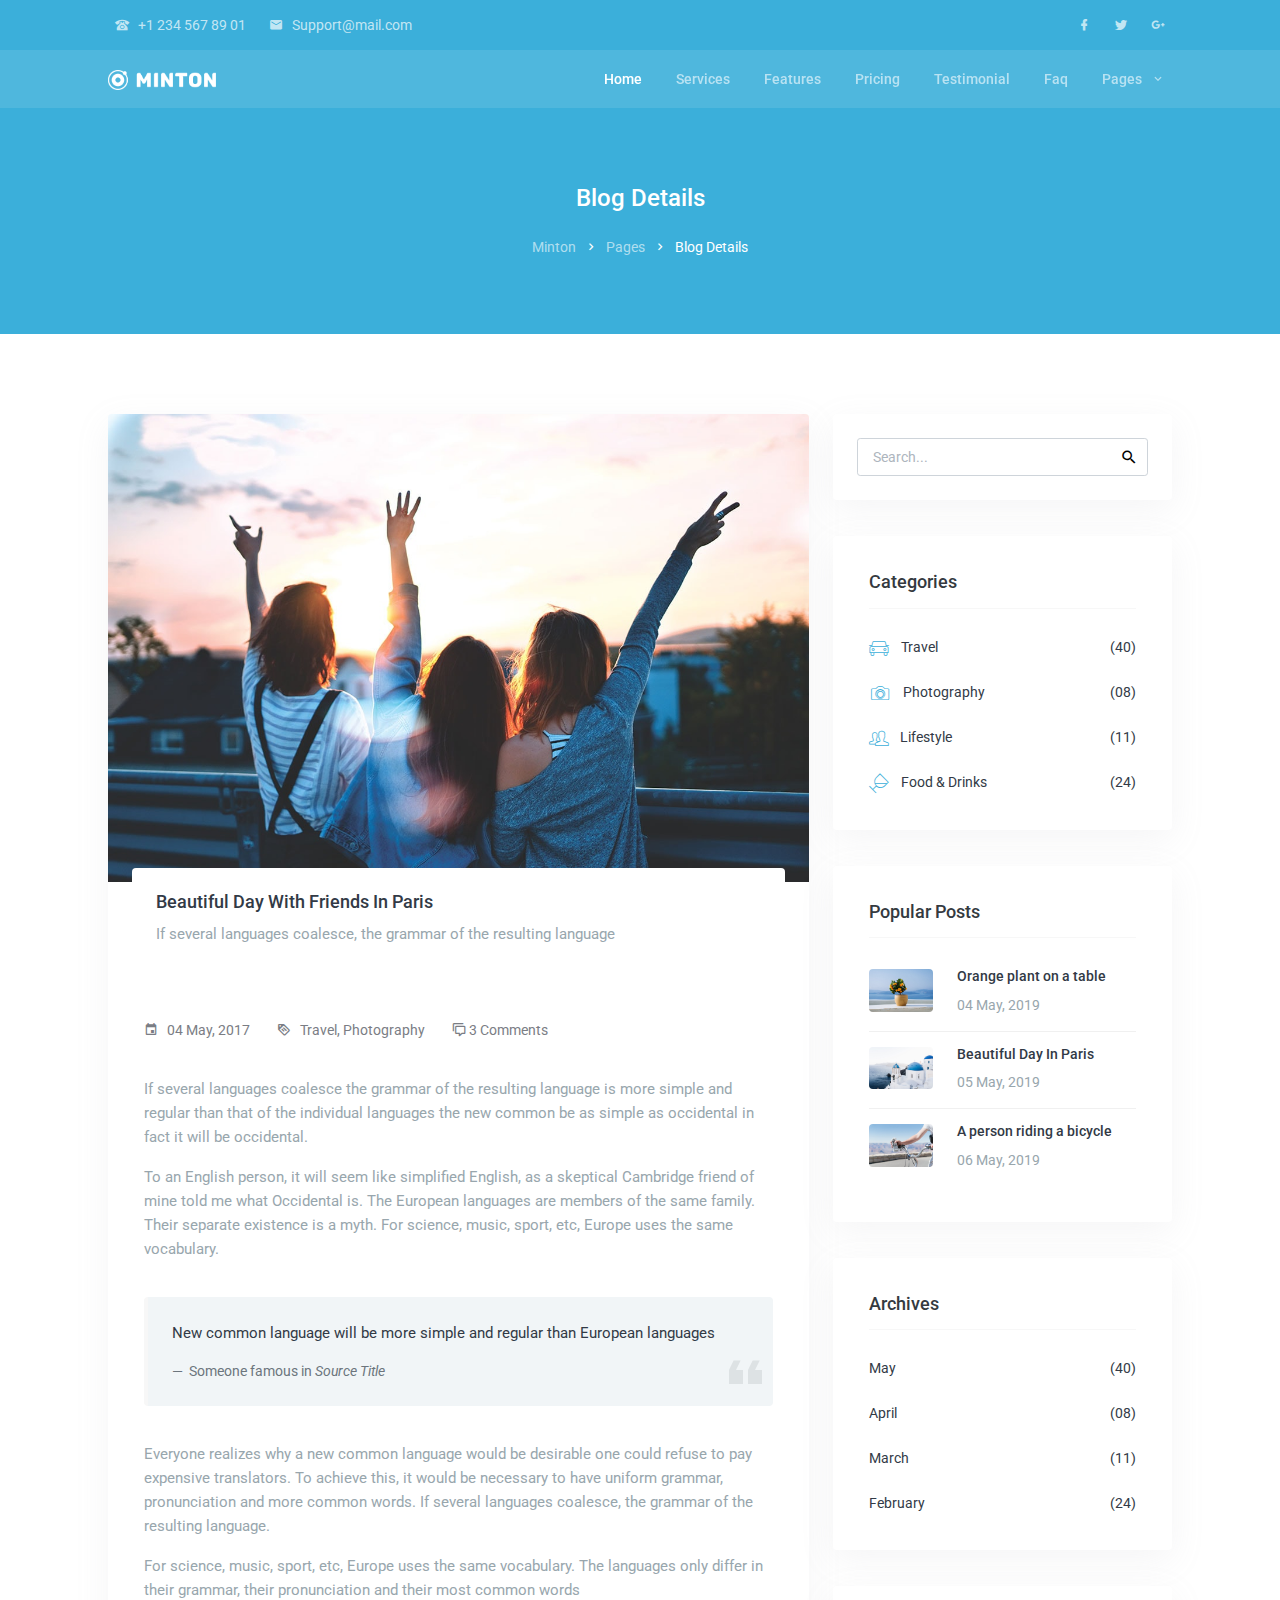
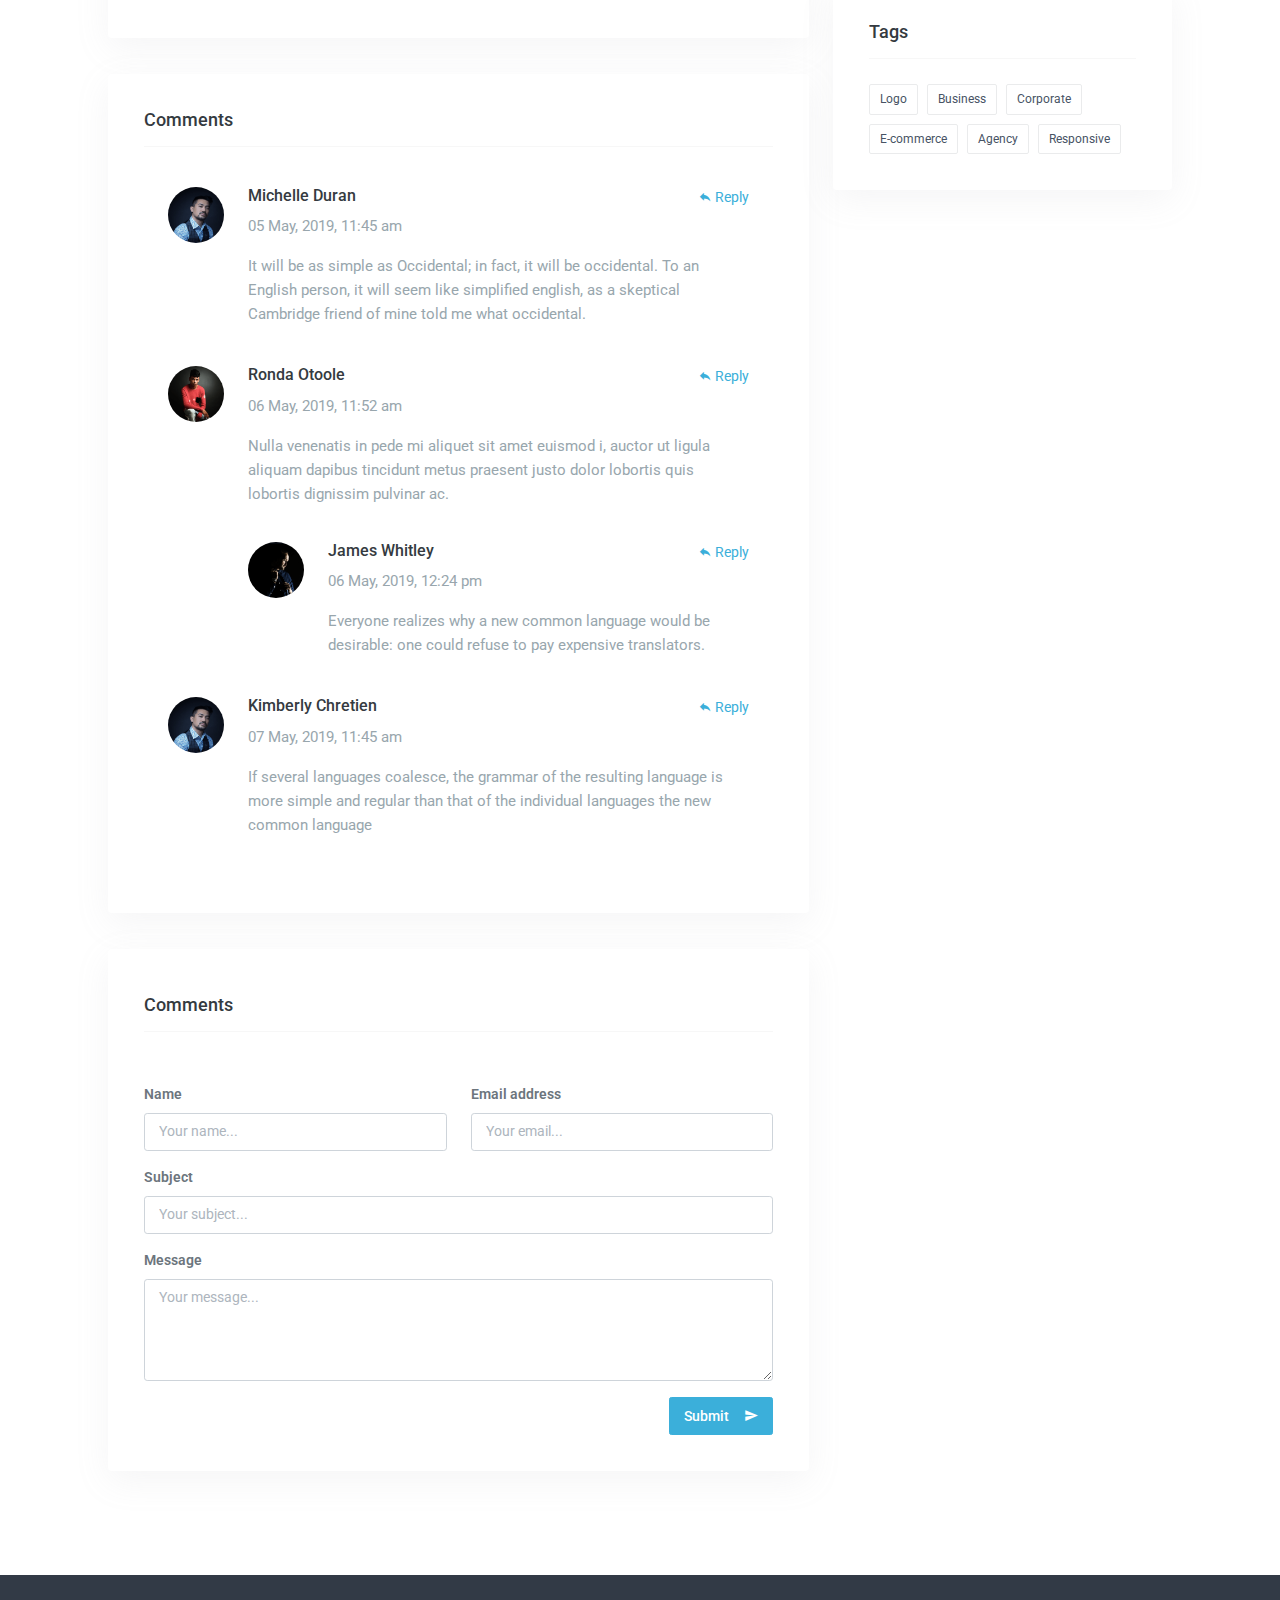
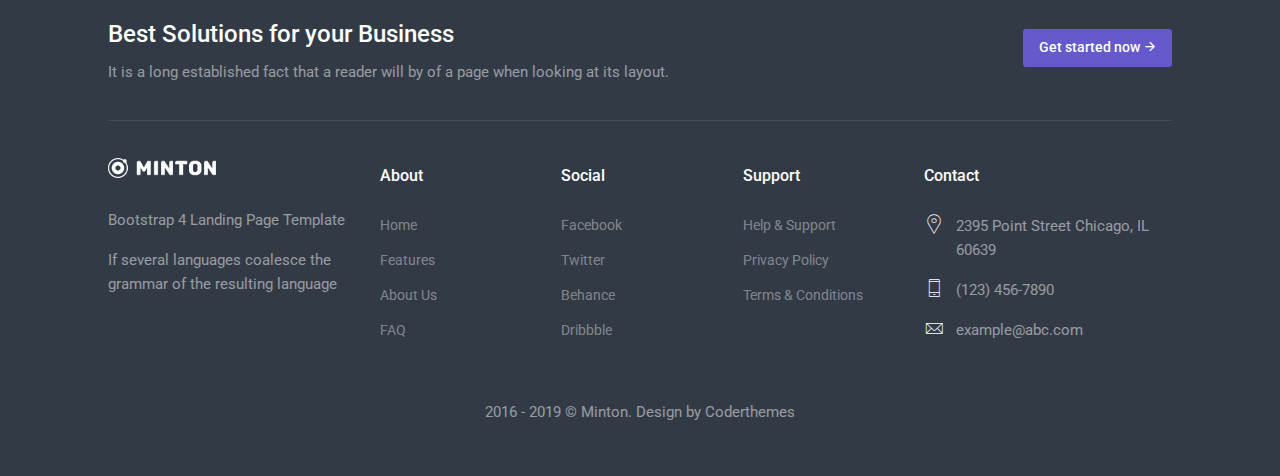
<file: blog-details.html>
<!DOCTYPE html>
<html lang="en">

    <head>
        <meta charset="utf-8" />
        <title>Minton - Responsive Admin Dashboard & Landing Page Template</title>
        <meta name="viewport" content="width=device-width, initial-scale=1.0">
        <meta content="A fully featured admin theme which can be used to build CRM, CMS, etc." name="description" />
        <meta content="Coderthemes" name="author" />
        <meta http-equiv="X-UA-Compatible" content="IE=edge" />

        <!-- App favicon -->
        <link rel="shortcut icon" href="images/favicon.ico">

        <!-- Bootstrap core CSS -->
        <link rel="stylesheet" href="css/bootstrap.min.css" type="text/css">

        <!--Material Icon -->
        <link rel="stylesheet" type="text/css" href="css/materialdesignicons.min.css" />

        <!--pe-icon-7 Icon -->
        <link rel="stylesheet" type="text/css" href="css/pe-icon-7-stroke.css" />

        <!-- Custom  css -->
        <link rel="stylesheet" type="text/css" href="css/style.css" />

    </head>

    <body>

        <header class="sticky">
            <div class="tagline d-none d-lg-block">
                <div class="container-fluid">
                    <div class="float-left info-link">
                        <ul class="list-inline mb-0">
                            <li class="list-inline-item">
                                <i class="mdi mdi-phone-classic mr-1"></i> +1 234 567 89 01
                            </li>
                            <li class="list-inline-item">
                                <a href="#">
                                    <i class="mdi mdi-email mr-1"></i> Support@mail.com
                                </a>
                            </li>
                        </ul>
                    </div>
                    <div class="float-right">
                        <ul class="list-inline social-links mb-0">
                            <li class="list-inline-item">
                                <a href="#">
                                    <i class="mdi mdi-facebook"></i>
                                </a>
                            </li>
                            <li class="list-inline-item">
                                <a href="#">
                                    <i class="mdi mdi-twitter"></i>
                                </a>
                            </li>
                            <li class="list-inline-item">
                                <a href="#">
                                    <i class="mdi mdi-google-plus"></i>
                                </a>
                            </li>
                        </ul>
                    </div>
                    <div class="clearfix"></div>
                </div>
            </div>

            <!--Navbar Start-->
            <nav class="navbar navbar-expand-lg fixed-top navbar-custom" id="navbar">
                <div class="container-fluid">
                    <!-- LOGO -->
                    <a class="logo text-uppercase" href="index.html">
                        <img src="images/logo-light.png" alt="" class="logo-light" height="20" />
                        <img src="images/logo-dark.png" alt="" class="logo-dark" height="20" />
                    </a>

                    <button class="navbar-toggler" type="button" data-toggle="collapse" data-target="#navbarCollapse" aria-controls="navbarCollapse" aria-expanded="false" aria-label="Toggle navigation">
                        <i class="mdi mdi-menu"></i>
                    </button>
                    <div class="collapse navbar-collapse" id="navbarCollapse">
                        <ul class="navbar-nav ml-auto navbar-center" id="mySidenav">
                            <li class="nav-item active">
                                <a href="index.html#home" class="nav-link">Home</a>
                            </li>
                            <li class="nav-item">
                                <a href="index.html#services" class="nav-link">Services</a>
                            </li>
                            <li class="nav-item">
                                <a href="index.html#features" class="nav-link">Features</a>
                            </li>
                            <li class="nav-item">
                                <a href="index.html#pricing" class="nav-link">Pricing</a>
                            </li>
                            <li class="nav-item">
                                <a href="index.html#testimonial" class="nav-link">Testimonial</a>
                            </li>
                            <li class="nav-item">
                                <a href="index.html#faq" class="nav-link">Faq</a>
                            </li>
                            <li class="nav-item">
                                <div class="dropdown">
                                    <a class="nav-link dropdown-toggle arrow-none" href="" role="button" data-toggle="dropdown" aria-haspopup="true" aria-expanded="false">
                                            Pages <i class="mdi mdi-chevron-down ml-1"></i>
                                        </a>
                                    <div class="dropdown-menu dropdown-menu-right">
                                        <a class="dropdown-item" href="about.html">About</a>
                                        <a class="dropdown-item" href="blog.html">Blog</a>
                                        <a class="dropdown-item" href="blog-details.html">Blog Details</a>
                                        <a class="dropdown-item" href="contact.html">Contact</a>
                                    </div>
                                </div>
                            </li>

                        </ul>
                    </div>
                </div>
            </nav>
            <!-- Navbar End -->
        </header>

        <!-- title start -->
        <section class="page-header-box bg-primary">
            <div class="container-fluid">
                <div class="row">
                    <div class="col-lg-12">
                        <div class="text-center">
                            <h3 class="page-header-title text-white">Blog Details</h3>
                            <ol class="breadcrumb mb-0">
                                <li class="breadcrumb-item"><a href="#">Minton</a></li>
                                <li class="breadcrumb-item"><a href="#">Pages</a></li>
                                <li class="breadcrumb-item active" aria-current="page">Blog Details</li>
                            </ol>
                        </div>
                    </div>
                </div> <!--end row-->
            </div> <!--end container-->
        </section>
        <!-- title end -->

        <!-- blog start -->
        <section class="section">
            <div class="container-fluid">
                <div class="row">
                    <div class="col-lg-8">
                        <div class="blog-details-box">
                            <div class="card overflow-hidden mb-4">
                                <div class="blog-img">
                                    <img src="images/blog/blog-details.jpg" alt="blog post with image" class="img-fluid mx-auto d-block">
                                </div>
                                <div class="blog-content p-3 mx-3">
                                    <h4 class="mt-0"><a href="blog-details.html" class="text-dark">Beautiful Day With Friends In Paris</a></h4>
                                    <p class="text-muted mb-0">If several languages coalesce, the grammar of the resulting language</p>
                                </div>
                                <div class="text-muted p-4">
                                    <ul class="list-inline post-meta mb-4">
                                        <li class="list-inline-item"><i class="mdi mdi-calendar mr-1"></i> 04 May, 2017</li>
                                        <li class="list-inline-item">
                                            <a href="#"><i class="mdi mdi-tag-text-outline mr-1"></i> Travel</a>, <a href="#">Photography</a></li>
                                        <li class="list-inline-item">
                                            <a href="#"><i class="mdi mdi-comment-multiple-outline"></i> 3 Comments</a>
                                        </li>
                                    </ul>
                                    <p>If several languages coalesce the grammar of the resulting language is more simple and regular than that of the individual languages the new common be as simple as occidental in fact it will be occidental.</p>
                                    <p>To an English person, it will seem like simplified English, as a skeptical Cambridge friend of mine told me what Occidental is. The European languages are members of the same family. Their separate existence is a myth. For science, music, sport, etc, Europe uses the same vocabulary.</p>
                                    <blockquote class="blockquote bg-light p-3 rounded my-4">
                                        <div class="blockquote-icon">
                                            <i class="mdi mdi-format-quote-open display-4"></i>
                                        </div>
                                        <p class="text-dark">
                                            New common language will be more simple and regular than European languages
                                        </p>
                                        <footer class="blockquote-footer font-14">
                                            Someone famous in <cite title="Source Title">Source Title</cite>
                                        </footer>
                                    </blockquote>
                                    <p>Everyone realizes why a new common language would be desirable one could refuse to pay expensive translators. To achieve this, it would be necessary to have uniform grammar, pronunciation and more common words. If several languages coalesce, the grammar of the resulting language.</p>
                                    <p class="mb-0">For science, music, sport, etc, Europe uses the same vocabulary. The languages only differ in their grammar, their pronunciation and their most common words</p>
                                </div>
                            </div>
                            <!-- end card -->

                            <div class="card mb-4">
                                <div class="card-body p-4">
                                    <h5 class="font-18 mt-0">Comments</h5>
                                    <hr>
                                    <ul class="media-list mb-0 p-3">

                                        <li class="media">
                                            <a href="#">
                                                <img class="media-object avatar-md rounded-circle" src="images/users/img-1.png" alt="img">
                                            </a>
    
                                            <div class="media-body ml-3">
                                                <a href="#" class="float-right text-primary"><i class="mdi mdi-reply"></i> Reply</a>
                                                <h5 class="mt-0 font-16">Michelle Duran</h5>
                                                <p class="text-muted">05 May, 2019, 11:45 am</p>
                                                <p class="text-muted">It will be as simple as Occidental; in fact, it will be occidental. To an English person, it will seem like simplified english, as a skeptical Cambridge friend of mine told me what occidental.</p> 
                                            </div>
                                        </li>
    
                                        <li class="media mt-3">
                                            <a href="#">
                                                <img class="media-object avatar-md rounded-circle" src="images/users/img-2.png" alt="img">
                                            </a>
    
                                            <div class="media-body ml-3">
                                                <a href="#" class="float-right text-primary"><i class="mdi mdi-reply"></i> Reply</a>
                                                <h5 class="mt-0 font-16">Ronda Otoole</h5>
                                                <p class="text-muted">06 May, 2019, 11:52 am</p>
                                                <p class="text-muted mb-4">Nulla venenatis in pede mi aliquet sit amet euismod i, auctor ut ligula aliquam dapibus tincidunt metus praesent justo dolor lobortis quis lobortis dignissim pulvinar ac.</p>
    
                                                <div class="media sub_media mt-2">
                                                    <a href="#">
                                                        <img class="media-object avatar-md rounded-circle" src="images/users/img-3.png" alt="img">
                                                    </a>
                                                    <div class="media-body ml-3">
                                                        <a href="#" class="float-right text-primary"><i class="mdi mdi-reply"></i> Reply</a>
                                                        <h5 class="mt-0 font-16">James Whitley</h5>
                                                        <p class="text-muted">06 May, 2019, 12:24 pm</p>
                                                        <p class="text-muted">Everyone realizes why a new common language would be desirable: one could refuse to pay expensive translators.</p>
                                                    </div>
                                                </div>
                                            </div>
                                        </li>
    
                                        <li class="media mt-3">
                                            <a href="#">
                                                <img class="media-object avatar-md rounded-circle" src="images/users/img-1.png" alt="">
                                            </a>
                                            <div class="media-body ml-3">
                                                <a href="#" class="float-right text-primary"><i class="mdi mdi-reply"></i> Reply</a>
                                                <h5 class="mt-0 font-16">Kimberly Chretien</h5>
                                                <p class="text-muted">07 May, 2019, 11:45 am</p>
                                                <p class="text-muted">If several languages coalesce, the grammar of the resulting language is more simple and regular than that of the individual languages the new common language</p>
                                            </div>
                                        </li>
                                    </ul>
                                </div>
                            </div>
                            <!-- end card -->

                            <div class="card">
                                <div class="card-body p-4">
                                    <h5 class="font-18">Comments</h5>
                                    <hr>
                                    <div class="row">
                                        <div class="col-lg-12">
                                            <form class="form-main">
                                                <div class="row mt-4">
                                                    <div class="col-lg-6">
                                                        <div class="form-group">
                                                            <label for="name2">Name</label>
                                                            <input name="name" id="name2" type="text" class="form-control" placeholder="Your name...">
                                                        </div>
                                                    </div>
                                                    <div class="col-lg-6">
                                                        <div class="form-group">
                                                            <label for="email2">Email address</label>
                                                            <input name="email" id="email2" type="email" class="form-control" placeholder="Your email...">
                                                        </div>
                                                    </div>
                                                </div>
        
                                                <div class="row">
                                                    <div class="col-lg-12">
                                                        <div class="form-group">
                                                            <label for="subject2">Subject</label>
                                                            <input name="name" id="subject2" type="text" class="form-control" placeholder="Your subject...">
                                                        </div>
                                                    </div>
                                                </div>
        
                                                <div class="row">
                                                    <div class="col-lg-12">
                                                        <div class="form-group">
                                                            <label for="comments2">Message</label>
                                                            <textarea name="comments" id="comments2" rows="4" class="form-control" placeholder="Your message..."></textarea>
                                                        </div>
                                                    </div>
                                                </div>
                                                
                                                <div class="row">            
                                                    <div class="col-lg-12">
                                                        <div class="text-right">
                                                            <button type="submit" class="btn btn-primary" id="send">Submit <i class="mdi mdi-send ml-2"></i></button>
                                                        </div>
                                                    </div> <!-- /col -->
                                                </div> <!-- /row -->
                                            </form> <!-- /form -->
                                        </div> <!-- end col -->
                                    </div><!-- end row -->
            
                                </div>
                            </div>
                        </div>
                        <!-- end blog-detail-box -->
                    </div>
                    <!-- end col -->
                    <div class="col-lg-4">
                        <div class="blog-right-sidebar">
                            <div class="widget widget-search card mb-4">
                                <div class="card-body">
                                    <form>
                                        <input class="form-control" type="search" placeholder="Search...">
                                        <button class="search-button" type="submit">
                                            <i class="mdi mdi-magnify"></i>
                                        </button>
                                    </form>
                                </div>
                            </div>

                            <div class="widget widget-categories card mb-4">
                                <div class="p-4">
                                    <h4 class="widget-title mt-0">Categories</h4>
                                    <hr>
                                    <ul class="list-unstyled mb-0">
                                        <li><a href="#"><i class="pe-7s-car float-left mr-2 text-primary font-22"></i> Travel <span class="float-right">(40)</span></a></li>
                                        <li><a href="#"><i class="pe-7s-camera float-left mr-2 text-primary font-22"></i> Photography<span class="float-right">(08)</span></a></a></li>
                                        <li><a href="#"><i class="pe-7s-users float-left mr-2 text-primary font-22"></i>Lifestyle<span class="float-right">(11)</span></a></a></li>
                                        <li><a href="#"><i class="pe-7s-wine float-left mr-2 text-primary font-22"></i>Food & Drinks<span class="float-right">(24)</span></a></a></li>
                                    </ul>
                                </div>
                            </div>

                            <div class="widget widget-popular-post card mb-4">
                                <div class="p-4">
                                    <h4 class="widget-title mt-0">Popular Posts</h4>
                                    <hr>
                                    <div>
                                        <div class="popular-post media">
                                            <img src="images/blog/img-1.jpg" class="img-fluid rounded mr-3" alt="">
                                            <div class="media-body">
                                              <h5 class="mt-0 font-14"><a href="#" class="text-dark">Orange plant on a table</a></h5>
                                              <span class="text-muted">04 May, 2019</span>   
                                          
                                            </div>
                                        </div>
                                        <div class="popular-post media">
                                            <img src="images/blog/img-2.jpg" class="img-fluid rounded mr-3" alt="">
                                            <div class="media-body">
                                              <h5 class="mt-0 font-14"><a href="#" class="text-dark">Beautiful Day In Paris</a></h5>
                                              <span class="text-muted">05 May, 2019</span>
                                            </div>
                                        </div>
                                        <div class="popular-post media">
                                            <img src="images/blog/img-3.jpg" class="img-fluid rounded mr-3" alt="">
                                            <div class="media-body">
                                              <h5 class="mt-0 font-14"><a href="#" class="text-dark">A person riding a bicycle</a></h5>
                                              <span class="text-muted">06 May, 2019</span>
                                            </div>
                                        </div>
                                    </div>
                                </div>
                            </div>
                            
                            <div class="widget card mb-4">
                                <div class="p-4">
                                    <h4 class="widget-title mt-0">Archives</h4>
                                    <hr>
                                    <ul class="list-unstyled mb-0">
                                        <li><a href="#">May <span class="float-right">(40)</span></a></li>
                                        <li><a href="#">April<span class="float-right">(08)</span></a></a></li>
                                        <li><a href="#">March<span class="float-right">(11)</span></a></a></li>
                                        <li><a href="#">February<span class="float-right">(24)</span></a></a></li>
                                    </ul>
                                </div>
                            </div>

                            <div class="widget widget-tag-cloud card mb-4">
                                <div class="p-4">
                                    <h4 class="widget-title mt-0">Tags</h5>
                                    <hr>
                                    <div class="tagcloud">
                                        <a href="#">Logo</a>
                                        <a href="#">Business</a>
                                        <a href="#">Corporate</a>
                                        <a href="#">E-commerce</a>
                                        <a href="#">Agency</a>
                                        <a href="#">Responsive</a>
                                    </div>
                                </div>
                            </div>
                        </div>
                    </div>
                </div>
                <!-- end row -->
            </div>
            <!-- end container-fluid -->
        </section>
        <!-- blog end -->
    

        <!-- footer start -->
        <footer class="bg-dark footer text-white">
            <div class="container-fluid">
                <div class="row">
                    <div class="col-lg-12">
                        <div class="footer-cta py-4 mb-4">
                            <div class="row align-items-center">
                                <div class="col-md-8">
                                    <div class="cta-content">
                                        <h3 class="text-white mb-2">Best Solutions for your Business</h3>
                                        <p class="text-white-50 mo-mb-20 mb-0">It is a long established fact that a reader will by of a page when looking at its layout.</p>
                                    </div>
                                </div>
                                <div class="col-md-4">
                                    <div class="text-md-right">
                                        <a href="#" class="btn btn-purple">Get started now <i class="mdi mdi-arrow-right"></i> </a>
                                    </div>
                                </div>
                            </div>
                        </div>
                    </div>
                </div>
                <div class="row">
                    <div class="col-lg-3">
                        <div class="mb-3">
                            <img src="images/logo-light.png" alt="" height="20">
                        </div>
                        <p class="pt-1 text-white-50">Bootstrap 4 Landing Page Template</p>
                        <p class="text-white-50">If several languages coalesce the grammar of the resulting language </p>
                    </div>
                    <div class="col-lg-2">
                        <h5 class="footer-title text-white mb-3">About</h5>
                        <ul class="list-unstyled footer-list">
                            <li><a href="">Home</a></li>
                            <li><a href="">Features</a></li>
                            <li><a href="">About Us</a></li>
                            <li><a href="">FAQ</a></li>
                        </ul>
                    </div>
                    <div class="col-lg-2">
                        <h5 class="footer-title text-white mb-3">Social</h5>
                        <ul class="list-unstyled footer-list">
                            <li><a href="">Facebook</a></li>
                            <li><a href="">Twitter</a></li>
                            <li><a href="">Behance</a></li>
                            <li><a href="">Dribbble</a></li>
                        </ul>
                    </div>
                    <div class="col-lg-2">
                        <h5 class="footer-title text-white mb-3">Support</h5>
                        <ul class="list-unstyled footer-list">
                            <li><a href="">Help & Support</a></li>
                            <li><a href="">Privacy Policy</a></li>
                            <li><a href="">Terms & Conditions</a></li>
                        </ul>
                    </div>
                    <div class="col-lg-3">
                        <h5 class="footer-title text-white mb-3">Contact</h5>
                        <div class="pt-1">
                            <div class="float-left mr-2">
                                <i class="pe-7s-map-marker font-20"></i>
                            </div>
                            <p class="text-white-50 overflow-hidden">2395 Point Street Chicago, IL 60639</p>
                        </div>
                        <div>
                            <div class="float-left mr-2">
                                <i class="pe-7s-phone font-20"></i>
                            </div>
                            <p class="text-white-50 overflow-hidden">(123) 456-7890</p>
                        </div>
                        <div>
                            <div class="float-left mr-2">
                                <i class="pe-7s-mail font-20"></i>
                            </div>
                            <p class="text-white-50 overflow-hidden">example@abc.com</p>
                        </div>
                    </div>
                </div>
                <!-- end row -->
                <div class="row">
                    <div class="col-lg-12">
                        <div class="py-4">
                            <div class="text-center">
                                <p class="text-white-50">2016 - 2019 © Minton. Design by <a href="" target="_blank" class="text-white-50">Coderthemes</a> </p>
                            </div>
                        </div>
                    </div>
                </div>
                <!-- end row -->
            </div>
            <!-- container-fluid end -->
        </footer>
        <!-- footer end -->
    

        
        <!-- javascript -->
        <script src="js/jquery.min.js"></script>
        <script src="js/bootstrap.bundle.min.js"></script>
        <script src="js/jquery.easing.min.js"></script>
        <script src="js/scrollspy.min.js"></script>

        <!-- custom js -->
        <script src="js/app.js"></script>
    </body>

</html>
</file>
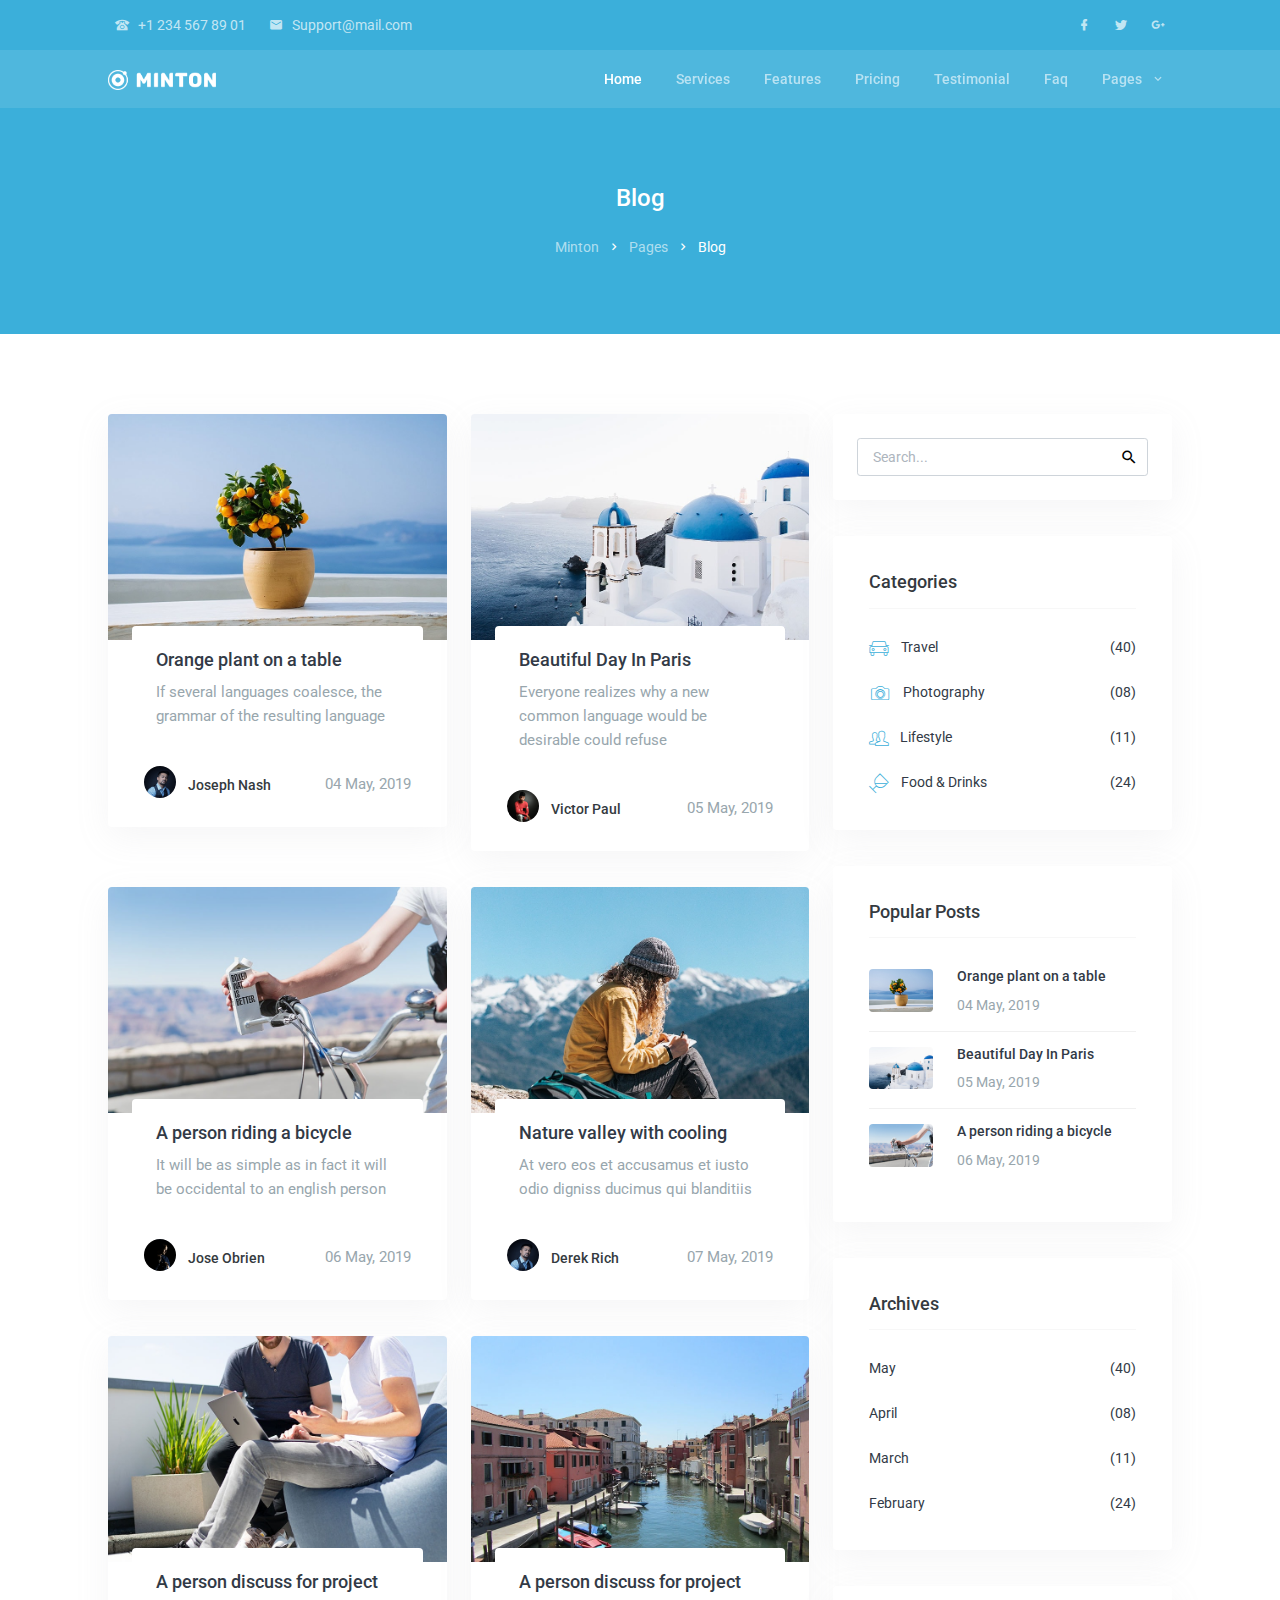
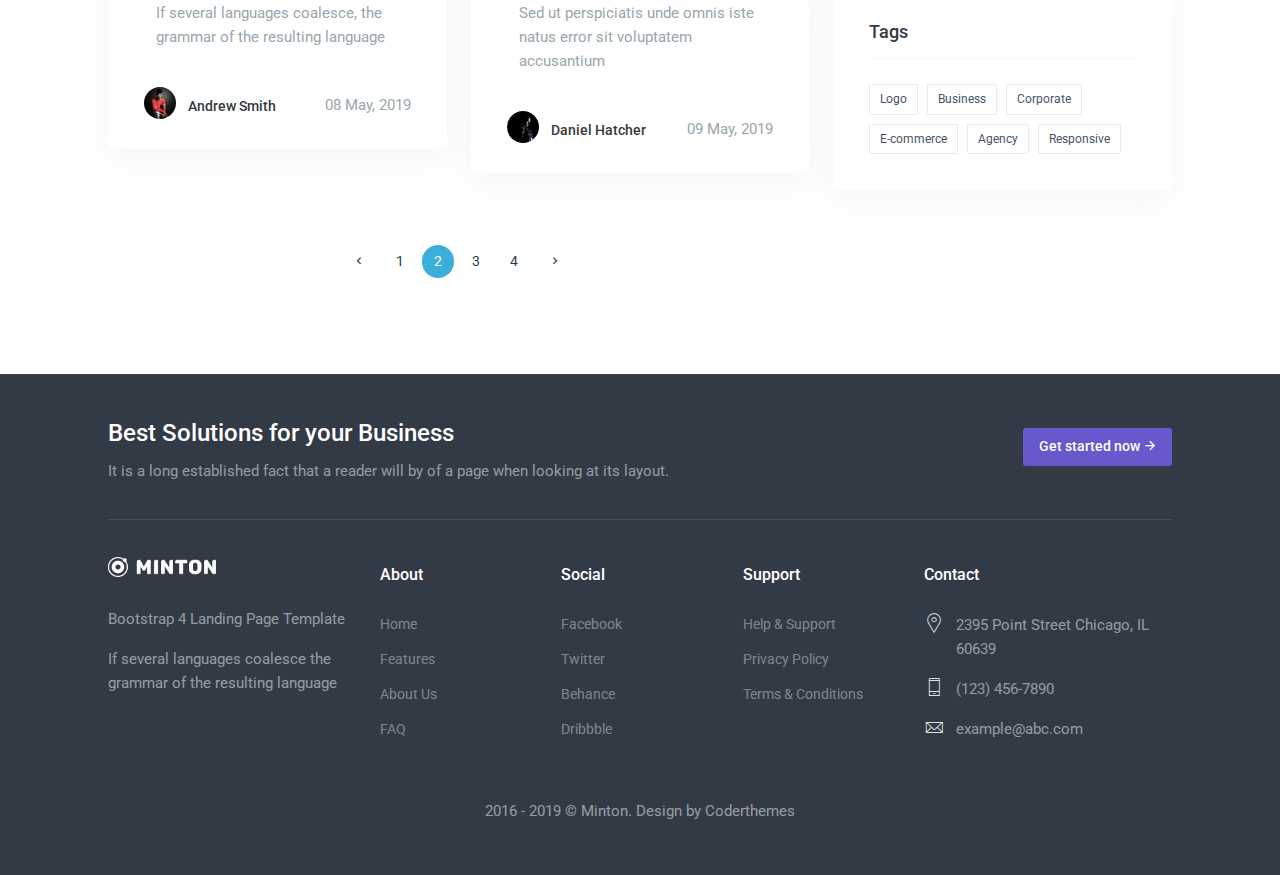
<file: blog.html>
<!DOCTYPE html>
<html lang="en">

    <head>
        <meta charset="utf-8" />
        <title>Minton - Responsive Admin Dashboard & Landing Page Template</title>
        <meta name="viewport" content="width=device-width, initial-scale=1.0">
        <meta content="A fully featured admin theme which can be used to build CRM, CMS, etc." name="description" />
        <meta content="Coderthemes" name="author" />
        <meta http-equiv="X-UA-Compatible" content="IE=edge" />

        <!-- App favicon -->
        <link rel="shortcut icon" href="images/favicon.ico">

        <!-- Bootstrap core CSS -->
        <link rel="stylesheet" href="css/bootstrap.min.css" type="text/css">

        <!--Material Icon -->
        <link rel="stylesheet" type="text/css" href="css/materialdesignicons.min.css" />

        <!--pe-icon-7 Icon -->
        <link rel="stylesheet" type="text/css" href="css/pe-icon-7-stroke.css" />

        <!-- Custom  css -->
        <link rel="stylesheet" type="text/css" href="css/style.css" />

    </head>

    <body>

        <header class="sticky">
            <div class="tagline d-none d-lg-block">
                <div class="container-fluid">
                    <div class="float-left info-link">
                        <ul class="list-inline mb-0">
                            <li class="list-inline-item">
                                <i class="mdi mdi-phone-classic mr-1"></i> +1 234 567 89 01
                            </li>
                            <li class="list-inline-item">
                                <a href="#">
                                    <i class="mdi mdi-email mr-1"></i> Support@mail.com
                                </a>
                            </li>
                        </ul>
                    </div>
                    <div class="float-right">
                        <ul class="list-inline social-links mb-0">
                            <li class="list-inline-item">
                                <a href="#">
                                    <i class="mdi mdi-facebook"></i>
                                </a>
                            </li>
                            <li class="list-inline-item">
                                <a href="#">
                                    <i class="mdi mdi-twitter"></i>
                                </a>
                            </li>
                            <li class="list-inline-item">
                                <a href="#">
                                    <i class="mdi mdi-google-plus"></i>
                                </a>
                            </li>
                        </ul>
                    </div>
                    <div class="clearfix"></div>
                </div>
            </div>

            <!--Navbar Start-->
            <nav class="navbar navbar-expand-lg fixed-top navbar-custom" id="navbar">
                <div class="container-fluid">
                    <!-- LOGO -->
                    <a class="logo text-uppercase" href="index.html">
                        <img src="images/logo-light.png" alt="" class="logo-light" height="20" />
                        <img src="images/logo-dark.png" alt="" class="logo-dark" height="20" />
                    </a>

                    <button class="navbar-toggler" type="button" data-toggle="collapse" data-target="#navbarCollapse" aria-controls="navbarCollapse" aria-expanded="false" aria-label="Toggle navigation">
                        <i class="mdi mdi-menu"></i>
                    </button>
                    <div class="collapse navbar-collapse" id="navbarCollapse">
                        <ul class="navbar-nav ml-auto navbar-center" id="mySidenav">
                            <li class="nav-item active">
                                <a href="index.html#home" class="nav-link">Home</a>
                            </li>
                            <li class="nav-item">
                                <a href="index.html#services" class="nav-link">Services</a>
                            </li>
                            <li class="nav-item">
                                <a href="index.html#features" class="nav-link">Features</a>
                            </li>
                            <li class="nav-item">
                                <a href="index.html#pricing" class="nav-link">Pricing</a>
                            </li>
                            <li class="nav-item">
                                <a href="index.html#testimonial" class="nav-link">Testimonial</a>
                            </li>
                            <li class="nav-item">
                                <a href="index.html#faq" class="nav-link">Faq</a>
                            </li>
                            <li class="nav-item">
                                <div class="dropdown">
                                    <a class="nav-link dropdown-toggle arrow-none" href="" role="button" data-toggle="dropdown" aria-haspopup="true" aria-expanded="false">
                                            Pages <i class="mdi mdi-chevron-down ml-1"></i>
                                        </a>
                                    <div class="dropdown-menu dropdown-menu-right">
                                        <a class="dropdown-item" href="about.html">About</a>
                                        <a class="dropdown-item" href="blog.html">Blog</a>
                                        <a class="dropdown-item" href="blog-details.html">Blog Details</a>
                                        <a class="dropdown-item" href="contact.html">Contact</a>
                                    </div>
                                </div>
                            </li>

                        </ul>
                    </div>
                </div>
            </nav>
            <!-- Navbar End -->
        </header>

        <!-- title start -->
        <section class="page-header-box bg-primary">
            <div class="container-fluid">
                <div class="row">
                    <div class="col-lg-12">
                        <div class="text-center">
                            <h3 class="page-header-title text-white">Blog</h3>
                            <ol class="breadcrumb mb-0">
                                <li class="breadcrumb-item"><a href="#">Minton</a></li>
                                <li class="breadcrumb-item"><a href="#">Pages</a></li>
                                <li class="breadcrumb-item active" aria-current="page">Blog</li>
                            </ol>
                        </div>
                    </div>
                </div> <!--end row-->
            </div> <!--end container-->
        </section>
        <!-- title end -->

        <!-- blog start -->
        <section class="section">
            <div class="container-fluid">
                <div class="row">
                    <div class="col-lg-8">
                        <div class="row">
                            <div class="col-lg-6">
                                <div class="card overflow-hidden mb-4">
                                    <div class="blog-img">
                                        <img src="images/blog/img-1.jpg" alt="" class="img-fluid mx-auto d-block">
                                    </div>
                                    <div class="blog-content p-3 mx-3">
                                        <h4 class="mt-0"><a href="blog-details.html" class="text-dark">Orange plant on a table</a></h4>
                                        <p class="text-muted mb-0">If several languages coalesce, the grammar of the resulting language</p>
                                    </div>
                                    <div class="blog-meta px-4 pb-3">
                                        <p class="float-right text-muted pt-1 mb-0">04 May, 2019</p>
                                        <div class="float-left mr-2">
                                            <img src="images/users/img-1.png" alt="" class="rounded-circle avatar-sm">
                                        </div>
                                        <h5 class="font-14 mt-0 pt-2">Joseph Nash</h5>
                                    </div>
                                </div>
                            </div>
                            <div class="col-lg-6">
                                <div class="card overflow-hidden mb-4">
                                    <div class="blog-img">
                                        <img src="images/blog/img-2.jpg" alt="" class="img-fluid mx-auto d-block">
                                    </div>
                                    <div class="blog-content p-3 mx-3">
                                        <h4 class="mt-0"><a href="blog-details.html" class="text-dark">Beautiful Day In Paris</a></h4>
                                        <p class="text-muted mb-0">Everyone realizes why a new common language would be desirable could refuse</p>
                                    </div>
                                    <div class="blog-meta px-4 pb-3">
                                        <p class="float-right text-muted pt-1 mb-0">05 May, 2019</p>
                                        <div class="float-left mr-2">
                                            <img src="images/users/img-2.png" alt="" class="rounded-circle avatar-sm">
                                        </div>
                                        <h5 class="font-14 mt-0 pt-2">Victor Paul</h5>
                                    </div>
                                </div>
                            </div>
                        </div>
                        <!-- end row -->

                        <div class="row">
                            <div class="col-lg-6">
                                <div class="card overflow-hidden mb-4">
                                    <div class="blog-img">
                                        <img src="images/blog/img-3.jpg" alt="" class="img-fluid mx-auto d-block">
                                    </div>
                                    <div class="blog-content p-3 mx-3">
                                        <h4 class="mt-0"><a href="blog-details.html" class="text-dark">A person riding a bicycle</a></h4>
                                        <p class="text-muted mb-0">It will be as simple as in fact it will be occidental to an english person</p>
                                    </div>
                                    <div class="blog-meta px-4 pb-3">
                                        <p class="float-right text-muted pt-1 mb-0">06 May, 2019</p>
                                        <div class="float-left mr-2">
                                            <img src="images/users/img-3.png" alt="" class="rounded-circle avatar-sm">
                                        </div>
                                        <h5 class="font-14 mt-0 pt-2">Jose Obrien</h5>
                                    </div>
                                </div>
                            </div>
                            <div class="col-lg-6">
                                <div class="card overflow-hidden mb-4">
                                    <div class="blog-img">
                                        <img src="images/blog/img-4.jpg" alt="" class="img-fluid mx-auto d-block">
                                    </div>
                                    <div class="blog-content p-3 mx-3">
                                        <h4 class="mt-0"><a href="blog-details.html" class="text-dark">Nature valley with cooling</a></h5>
                                        <p class="text-muted mb-0">At vero eos et accusamus et iusto odio digniss ducimus qui blanditiis</p>
                                    </div>
                                    <div class="blog-meta px-4 pb-3">
                                        <p class="float-right text-muted pt-1 mb-0">07 May, 2019</p>
                                        <div class="float-left mr-2">
                                            <img src="images/users/img-1.png" alt="" class="rounded-circle avatar-sm">
                                        </div>
                                        <h5 class="font-14 mt-0 pt-2">Derek Rich</h5>
                                    </div>
                                </div>
                            </div>
                        </div>
                        <!-- end row -->

                        <div class="row">
                            <div class="col-lg-6">
                                <div class="card overflow-hidden mb-4">
                                    <div class="blog-img">
                                        <img src="images/blog/img-5.jpg" alt="" class="img-fluid mx-auto d-block">
                                    </div>
                                    <div class="blog-content p-3 mx-3">
                                        <h4 class="mt-0"><a href="blog-details.html" class="text-dark">A person discuss for project </a></h4>
                                        <p class="text-muted mb-0">If several languages coalesce, the grammar of the resulting language</p>
                                    </div>
                                    <div class="blog-meta px-4 pb-3">
                                        <p class="float-right text-muted pt-1 mb-0">08 May, 2019</p>
                                        <div class="float-left mr-2">
                                            <img src="images/users/img-2.png" alt="" class="rounded-circle avatar-sm">
                                        </div>
                                        <h5 class="font-14 mt-0 pt-2">Andrew Smith</h5>
                                    </div>
                                </div>
                            </div>
                            <div class="col-lg-6">
                                <div class="card overflow-hidden mb-4">
                                    <div class="blog-img">
                                        <img src="images/blog/img-6.jpg" alt="" class="img-fluid mx-auto d-block">
                                    </div>
                                    <div class="blog-content p-3 mx-3">
                                        <h4 class="mt-0"><a href="blog-details.html" class="text-dark">A person discuss for project </a></h4>
                                        <p class="text-muted mb-0">Sed ut perspiciatis unde omnis iste natus error sit voluptatem accusantium</p>
                                    </div>
                                    <div class="blog-meta px-4 pb-3">
                                        <p class="float-right text-muted pt-1 mb-0">09 May, 2019</p>
                                        <div class="float-left mr-2">
                                            <img src="images/users/img-3.png" alt="" class="rounded-circle avatar-sm">
                                        </div>
                                        <h5 class="font-14 mt-0 pt-2">Daniel Hatcher</h5>
                                        
                                    </div>
                                </div>
                            </div>
                        </div>
                        <!-- end row -->
                        <div class="row">
                            <div class="col-lg-12">
                                <div class="mt-4">
                                    <nav aria-label="Page navigation example">
                                        <ul class="pagination pagination-rounded justify-content-center">
                                            <li class="page-item">
                                                <a class="page-link" href="#">
                                                    <i class="mdi mdi-chevron-left"></i>  
                                                </a>
                                            </li>
                                            <li class="page-item"><a class="page-link" href="#">1</a></li>
                                            <li class="page-item active"><a class="page-link" href="#">2</a></li>
                                            <li class="page-item"><a class="page-link" href="#">3</a></li>
                                            <li class="page-item"><a class="page-link" href="#">4</a></li>
                                            <li class="page-item">
                                                <a class="page-link" href="#">
                                                    <i class="mdi mdi-chevron-right"></i>  
                                                </a>
                                            </li>
                                        </ul>
                                    </nav>
                                </div>
                            </div>
                        </div>
                        <!-- end row -->
                    </div>
                    <div class="col-lg-4">
                        <div class="blog-right-sidebar">
                            <div class="widget widget-search card mb-4">
                                <div class="card-body">
                                    <form>
                                        <input class="form-control" type="search" placeholder="Search...">
                                        <button class="search-button" type="submit">
                                            <i class="mdi mdi-magnify"></i>
                                        </button>
                                    </form>
                                </div>
                            </div>

                            <div class="widget widget-categories card mb-4">
                                <div class="p-4">
                                    <h4 class="widget-title mt-0">Categories</h4>
                                    <hr>
                                    <ul class="list-unstyled mb-0">
                                        <li><a href="#"><i class="pe-7s-car float-left mr-2 text-primary font-22"></i> Travel <span class="float-right">(40)</span></a></li>
                                        <li><a href="#"><i class="pe-7s-camera float-left mr-2 text-primary font-22"></i> Photography<span class="float-right">(08)</span></a></a></li>
                                        <li><a href="#"><i class="pe-7s-users float-left mr-2 text-primary font-22"></i>Lifestyle<span class="float-right">(11)</span></a></a></li>
                                        <li><a href="#"><i class="pe-7s-wine float-left mr-2 text-primary font-22"></i>Food & Drinks<span class="float-right">(24)</span></a></a></li>
                                    </ul>
                                </div>
                            </div>

                            <div class="widget widget-popular-post card mb-4">
                                <div class="p-4">
                                    <h4 class="widget-title mt-0">Popular Posts</h4>
                                    <hr>
                                    <div>
                                        <div class="popular-post media">
                                            <img src="images/blog/img-1.jpg" class="img-fluid rounded mr-3" alt="">
                                            <div class="media-body">
                                              <h5 class="mt-0 font-14"><a href="#" class="text-dark">Orange plant on a table</a></h5>
                                              <span class="text-muted">04 May, 2019</span>   
                                          
                                            </div>
                                        </div>
                                        <div class="popular-post media">
                                            <img src="images/blog/img-2.jpg" class="img-fluid rounded mr-3" alt="">
                                            <div class="media-body">
                                              <h5 class="mt-0 font-14"><a href="#" class="text-dark">Beautiful Day In Paris</a></h5>
                                              <span class="text-muted">05 May, 2019</span>
                                            </div>
                                        </div>
                                        <div class="popular-post media">
                                            <img src="images/blog/img-3.jpg" class="img-fluid rounded mr-3" alt="">
                                            <div class="media-body">
                                              <h5 class="mt-0 font-14"><a href="#" class="text-dark">A person riding a bicycle</a></h5>
                                              <span class="text-muted">06 May, 2019</span>
                                            </div>
                                        </div>
                                    </div>
                                </div>
                            </div>
                            
                            <div class="widget card mb-4">
                                <div class="p-4">
                                    <h4 class="widget-title mt-0">Archives</h4>
                                    <hr>
                                    <ul class="list-unstyled mb-0">
                                        <li><a href="#">May <span class="float-right">(40)</span></a></li>
                                        <li><a href="#">April<span class="float-right">(08)</span></a></a></li>
                                        <li><a href="#">March<span class="float-right">(11)</span></a></a></li>
                                        <li><a href="#">February<span class="float-right">(24)</span></a></a></li>
                                    </ul>
                                </div>
                            </div>

                            <div class="widget widget-tag-cloud card mb-4">
                                <div class="p-4">
                                    <h4 class="widget-title mt-0">Tags</h5>
                                    <hr>
                                    <div class="tagcloud">
                                        <a href="#">Logo</a>
                                        <a href="#">Business</a>
                                        <a href="#">Corporate</a>
                                        <a href="#">E-commerce</a>
                                        <a href="#">Agency</a>
                                        <a href="#">Responsive</a>
                                    </div>
                                </div>
                            </div>
                        </div>
                    </div>
                </div>
                <!-- end row -->
            </div>
            <!-- end container-fluid -->
        </section>
        <!-- blog end -->
    

        <!-- footer start -->
        <footer class="bg-dark footer text-white">
            <div class="container-fluid">
                <div class="row">
                    <div class="col-lg-12">
                        <div class="footer-cta py-4 mb-4">
                            <div class="row align-items-center">
                                <div class="col-md-8">
                                    <div class="cta-content">
                                        <h3 class="text-white mb-2">Best Solutions for your Business</h3>
                                        <p class="text-white-50 mo-mb-20 mb-0">It is a long established fact that a reader will by of a page when looking at its layout.</p>
                                    </div>
                                </div>
                                <div class="col-md-4">
                                    <div class="text-md-right">
                                        <a href="#" class="btn btn-purple">Get started now <i class="mdi mdi-arrow-right"></i> </a>
                                    </div>
                                </div>
                            </div>
                        </div>
                    </div>
                </div>
                <div class="row">
                    <div class="col-lg-3">
                        <div class="mb-3">
                            <img src="images/logo-light.png" alt="" height="20">
                        </div>
                        <p class="pt-1 text-white-50">Bootstrap 4 Landing Page Template</p>
                        <p class="text-white-50">If several languages coalesce the grammar of the resulting language </p>
                    </div>
                    <div class="col-lg-2">
                        <h5 class="footer-title text-white mb-3">About</h5>
                        <ul class="list-unstyled footer-list">
                            <li><a href="">Home</a></li>
                            <li><a href="">Features</a></li>
                            <li><a href="">About Us</a></li>
                            <li><a href="">FAQ</a></li>
                        </ul>
                    </div>
                    <div class="col-lg-2">
                        <h5 class="footer-title text-white mb-3">Social</h5>
                        <ul class="list-unstyled footer-list">
                            <li><a href="">Facebook</a></li>
                            <li><a href="">Twitter</a></li>
                            <li><a href="">Behance</a></li>
                            <li><a href="">Dribbble</a></li>
                        </ul>
                    </div>
                    <div class="col-lg-2">
                        <h5 class="footer-title text-white mb-3">Support</h5>
                        <ul class="list-unstyled footer-list">
                            <li><a href="">Help & Support</a></li>
                            <li><a href="">Privacy Policy</a></li>
                            <li><a href="">Terms & Conditions</a></li>
                        </ul>
                    </div>
                    <div class="col-lg-3">
                        <h5 class="footer-title text-white mb-3">Contact</h5>
                        <div class="pt-1">
                            <div class="float-left mr-2">
                                <i class="pe-7s-map-marker font-20"></i>
                            </div>
                            <p class="text-white-50 overflow-hidden">2395 Point Street Chicago, IL 60639</p>
                        </div>
                        <div>
                            <div class="float-left mr-2">
                                <i class="pe-7s-phone font-20"></i>
                            </div>
                            <p class="text-white-50 overflow-hidden">(123) 456-7890</p>
                        </div>
                        <div>
                            <div class="float-left mr-2">
                                <i class="pe-7s-mail font-20"></i>
                            </div>
                            <p class="text-white-50 overflow-hidden">example@abc.com</p>
                        </div>
                    </div>
                </div>
                <!-- end row -->
                <div class="row">
                    <div class="col-lg-12">
                        <div class="py-4">
                            <div class="text-center">
                                <p class="text-white-50">2016 - 2019 © Minton. Design by <a href="" target="_blank" class="text-white-50">Coderthemes</a> </p>
                            </div>
                        </div>
                    </div>
                </div>
                <!-- end row -->
            </div>
            <!-- container-fluid end -->
        </footer>
        <!-- footer end -->
    

        
        <!-- javascript -->
        <script src="js/jquery.min.js"></script>
        <script src="js/bootstrap.bundle.min.js"></script>
        <script src="js/jquery.easing.min.js"></script>
        <script src="js/scrollspy.min.js"></script>

        <!-- custom js -->
        <script src="js/app.js"></script>
    </body>

</html>
</file>
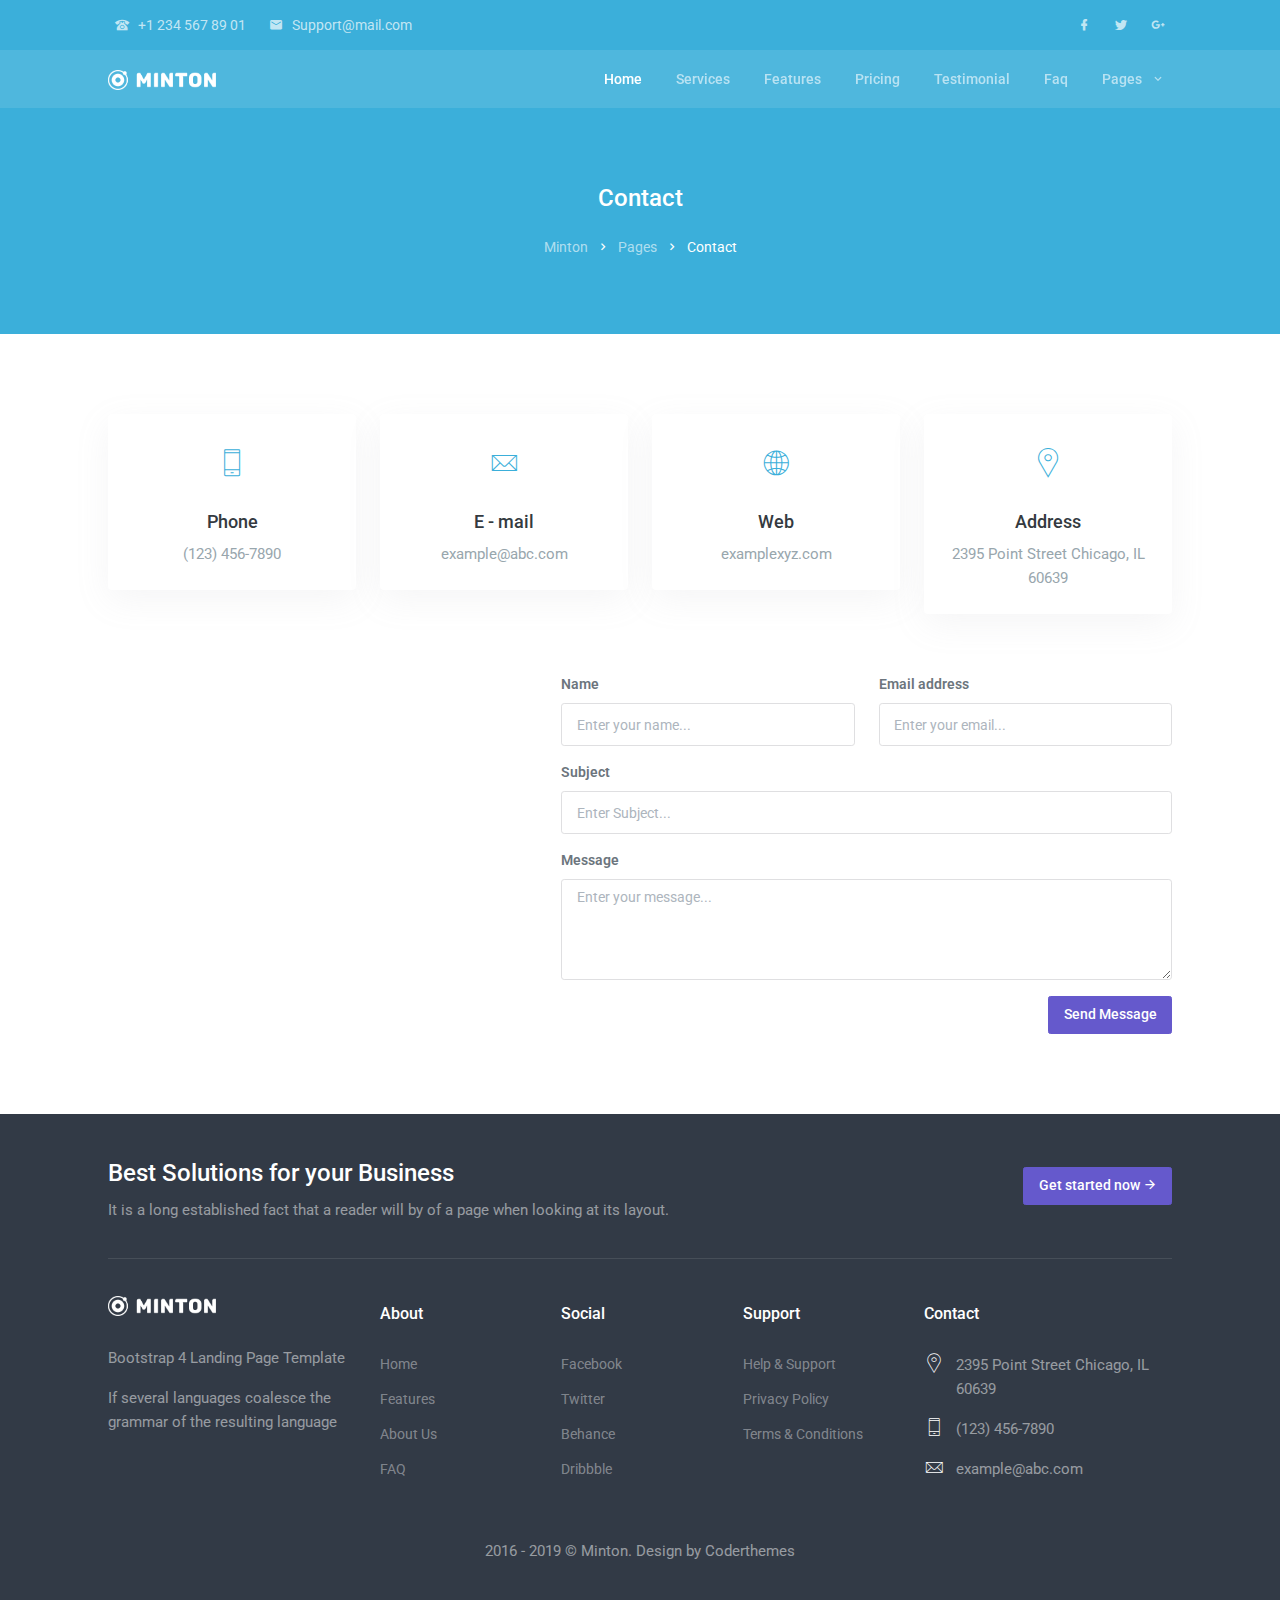
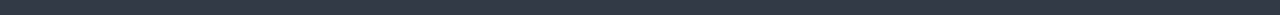
<file: contact.html>
<!DOCTYPE html>
<html lang="en">

    <head>
        <meta charset="utf-8" />
        <title>Minton - Responsive Admin Dashboard & Landing Page Template</title>
        <meta name="viewport" content="width=device-width, initial-scale=1.0">
        <meta content="A fully featured admin theme which can be used to build CRM, CMS, etc." name="description" />
        <meta content="Coderthemes" name="author" />
        <meta http-equiv="X-UA-Compatible" content="IE=edge" />

        <!-- App favicon -->
        <link rel="shortcut icon" href="images/favicon.ico">

        <!-- Bootstrap core CSS -->
        <link rel="stylesheet" href="css/bootstrap.min.css" type="text/css">

        <!--Material Icon -->
        <link rel="stylesheet" type="text/css" href="css/materialdesignicons.min.css" />

        <!--pe-icon-7 Icon -->
        <link rel="stylesheet" type="text/css" href="css/pe-icon-7-stroke.css" />

        <!-- Custom  css -->
        <link rel="stylesheet" type="text/css" href="css/style.css" />

    </head>

    <body>

        <header class="sticky">
            <div class="tagline d-none d-lg-block">
                <div class="container-fluid">
                    <div class="float-left info-link">
                        <ul class="list-inline mb-0">
                            <li class="list-inline-item">
                                <i class="mdi mdi-phone-classic mr-1"></i> +1 234 567 89 01
                            </li>
                            <li class="list-inline-item">
                                <a href="#">
                                    <i class="mdi mdi-email mr-1"></i> Support@mail.com
                                </a>
                            </li>
                        </ul>
                    </div>
                    <div class="float-right">
                        <ul class="list-inline social-links mb-0">
                            <li class="list-inline-item">
                                <a href="#">
                                    <i class="mdi mdi-facebook"></i>
                                </a>
                            </li>
                            <li class="list-inline-item">
                                <a href="#">
                                    <i class="mdi mdi-twitter"></i>
                                </a>
                            </li>
                            <li class="list-inline-item">
                                <a href="#">
                                    <i class="mdi mdi-google-plus"></i>
                                </a>
                            </li>
                        </ul>
                    </div>
                    <div class="clearfix"></div>
                </div>
            </div>

            <!--Navbar Start-->
            <nav class="navbar navbar-expand-lg fixed-top navbar-custom" id="navbar">
                <div class="container-fluid">
                    <!-- LOGO -->
                    <a class="logo text-uppercase" href="index.html">
                        <img src="images/logo-light.png" alt="" class="logo-light" height="20" />
                        <img src="images/logo-dark.png" alt="" class="logo-dark" height="20" />
                    </a>

                    <button class="navbar-toggler" type="button" data-toggle="collapse" data-target="#navbarCollapse" aria-controls="navbarCollapse" aria-expanded="false" aria-label="Toggle navigation">
                        <i class="mdi mdi-menu"></i>
                    </button>
                    <div class="collapse navbar-collapse" id="navbarCollapse">
                        <ul class="navbar-nav ml-auto navbar-center" id="mySidenav">
                            <li class="nav-item active">
                                <a href="index.html#home" class="nav-link">Home</a>
                            </li>
                            <li class="nav-item">
                                <a href="index.html#services" class="nav-link">Services</a>
                            </li>
                            <li class="nav-item">
                                <a href="index.html#features" class="nav-link">Features</a>
                            </li>
                            <li class="nav-item">
                                <a href="index.html#pricing" class="nav-link">Pricing</a>
                            </li>
                            <li class="nav-item">
                                <a href="index.html#testimonial" class="nav-link">Testimonial</a>
                            </li>
                            <li class="nav-item">
                                <a href="index.html#faq" class="nav-link">Faq</a>
                            </li>
                            <li class="nav-item">
                                <div class="dropdown">
                                    <a class="nav-link dropdown-toggle arrow-none" href="" role="button" data-toggle="dropdown" aria-haspopup="true" aria-expanded="false">
                                            Pages <i class="mdi mdi-chevron-down ml-1"></i>
                                        </a>
                                    <div class="dropdown-menu dropdown-menu-right">
                                        <a class="dropdown-item" href="about.html">About</a>
                                        <a class="dropdown-item" href="blog.html">Blog</a>
                                        <a class="dropdown-item" href="blog-details.html">Blog Details</a>
                                        <a class="dropdown-item" href="contact.html">Contact</a>
                                    </div>
                                </div>
                            </li>

                        </ul>
                    </div>
                </div>
            </nav>
            <!-- Navbar End -->
        </header>

        <!-- title start -->
        <section class="page-header-box bg-primary">
            <div class="container-fluid">
                <div class="row">
                    <div class="col-lg-12">
                        <div class="text-center">
                            <h3 class="page-header-title text-white">Contact</h3>
                            <ol class="breadcrumb mb-0">
                                <li class="breadcrumb-item"><a href="#">Minton</a></li>
                                <li class="breadcrumb-item"><a href="#">Pages</a></li>
                                <li class="breadcrumb-item active" aria-current="page">Contact</li>
                            </ol>
                        </div>
                    </div>
                </div> <!--end row-->
            </div> <!--end container-->
        </section>
        <!-- title end -->

        <!-- contact start -->
        <section class="section">
            <div class="container-fluid">
                <div class="row mb-4">
                    <div class="col-lg-3">
                        <div class="card">
                            <div class="card-body text-center">
                                <div class="mb-3">
                                    <i class="pe-7s-phone h2 text-primary"></i>
                                </div>
                                <h4>Phone</h4>
                                <p class="text-muted mb-0">(123) 456-7890</p>
                            </div>
                        </div>
                    </div>
                    <div class="col-lg-3">
                        <div class="card">
                            <div class="card-body text-center">
                                <div class="mb-3">
                                    <i class="pe-7s-mail h2 text-primary"></i>
                                </div>
                                <h4>E - mail</h4>
                                <p class="text-muted mb-0">example@abc.com</p>
                            </div>
                        </div>
                    </div>
                    <div class="col-lg-3">
                        <div class="card">
                            <div class="card-body text-center">
                                <div class="mb-3">
                                    <i class="pe-7s-global h2 text-primary"></i>
                                </div>
                                <h4>Web</h4>
                                <p class="text-muted mb-0">examplexyz.com</p>
                            </div>
                        </div>
                    </div>
                    <div class="col-lg-3">
                        <div class="card">
                            <div class="card-body text-center">
                                <div class="mb-3">
                                    <i class="pe-7s-map-marker h2 text-primary"></i>
                                </div>
                                <h4>Address</h4>
                                <p class="text-muted mb-0">2395 Point Street Chicago, IL 60639</p>
                                    
                            </div>
                        </div>
                    </div>
                    
                </div>
                <!-- end row -->

                <div class="row">
                    <div class="col-lg-5">
                        <div class="map">
                            <iframe src="https://www.google.com/maps/embed?pb=!1m10!1m8!1m3!1d6030.418742494061!2d-111.34563870463673!3d26.01036670629853!3m2!1i1024!2i768!4f13.1!5e0!3m2!1ses-419!2smx!4v1471908546569" allowfullscreen></iframe>
                        </div>
        
                    </div>
                    <div class="col-lg-7">
                        <div class="custom-form bg-white">
                            <div id="message"></div>
                            <form method="post" action="php/contact.php" name="contact-form" id="contact-form">
                                <div class="row">
                                    <div class="col-lg-6">
                                        <div class="form-group">
                                            <label for="name">Name</label>
                                            <input name="name" id="name" type="text" class="form-control" placeholder="Enter your name...">
                                        </div>
                                    </div>
                                    <div class="col-lg-6">
                                        <div class="form-group">
                                            <label for="email">Email address</label>
                                            <input name="email" id="email" type="email" class="form-control" placeholder="Enter your email...">
                                        </div>
                                    </div>
                                </div>
                                <!-- end row -->

                                <div class="row">
                                    <div class="col-lg-12">
                                        <div class="form-group">
                                            <label for="subject">Subject</label>
                                            <input name="subject" id="subject" type="text" class="form-control" placeholder="Enter Subject...">
                                        </div>
                                    </div>
                                </div>
                                <!-- end row -->

                                <div class="row">
                                    <div class="col-lg-12">
                                        <div class="form-group">
                                            <label for="comments">Message</label>
                                            <textarea name="comments" id="comments" rows="4" class="form-control" placeholder="Enter your message..."></textarea>
                                        </div>
                                    </div>
                                </div>
                                <!-- end row -->

                                <div class="row">
                                    <div class="col-lg-12 text-right">
                                        <input type="submit" id="submit" name="send" class="submitBnt btn btn-purple" value="Send Message">
                                        <div id="simple-msg"></div>
                                    </div>
                                </div>
                                <!-- end row -->
                            </form>
                        </div>
                        <!-- end custom-form -->
        
        
                    </div>
                </div>
            </div>
            <!-- end container-fluid -->
        </section>
        <!-- contact end -->
    

        <!-- footer start -->
        <footer class="bg-dark footer text-white">
            <div class="container-fluid">
                <div class="row">
                    <div class="col-lg-12">
                        <div class="footer-cta py-4 mb-4">
                            <div class="row align-items-center">
                                <div class="col-md-8">
                                    <div class="cta-content">
                                        <h3 class="text-white mb-2">Best Solutions for your Business</h3>
                                        <p class="text-white-50 mo-mb-20 mb-0">It is a long established fact that a reader will by of a page when looking at its layout.</p>
                                    </div>
                                </div>
                                <div class="col-md-4">
                                    <div class="text-md-right">
                                        <a href="#" class="btn btn-purple">Get started now <i class="mdi mdi-arrow-right"></i> </a>
                                    </div>
                                </div>
                            </div>
                        </div>
                    </div>
                </div>
                <div class="row">
                    <div class="col-lg-3">
                        <div class="mb-3">
                            <img src="images/logo-light.png" alt="" height="20">
                        </div>
                        <p class="pt-1 text-white-50">Bootstrap 4 Landing Page Template</p>
                        <p class="text-white-50">If several languages coalesce the grammar of the resulting language </p>
                    </div>
                    <div class="col-lg-2">
                        <h5 class="footer-title text-white mb-3">About</h5>
                        <ul class="list-unstyled footer-list">
                            <li><a href="">Home</a></li>
                            <li><a href="">Features</a></li>
                            <li><a href="">About Us</a></li>
                            <li><a href="">FAQ</a></li>
                        </ul>
                    </div>
                    <div class="col-lg-2">
                        <h5 class="footer-title text-white mb-3">Social</h5>
                        <ul class="list-unstyled footer-list">
                            <li><a href="">Facebook</a></li>
                            <li><a href="">Twitter</a></li>
                            <li><a href="">Behance</a></li>
                            <li><a href="">Dribbble</a></li>
                        </ul>
                    </div>
                    <div class="col-lg-2">
                        <h5 class="footer-title text-white mb-3">Support</h5>
                        <ul class="list-unstyled footer-list">
                            <li><a href="">Help & Support</a></li>
                            <li><a href="">Privacy Policy</a></li>
                            <li><a href="">Terms & Conditions</a></li>
                        </ul>
                    </div>
                    <div class="col-lg-3">
                        <h5 class="footer-title text-white mb-3">Contact</h5>
                        <div class="pt-1">
                            <div class="float-left mr-2">
                                <i class="pe-7s-map-marker font-20"></i>
                            </div>
                            <p class="text-white-50 overflow-hidden">2395 Point Street Chicago, IL 60639</p>
                        </div>
                        <div>
                            <div class="float-left mr-2">
                                <i class="pe-7s-phone font-20"></i>
                            </div>
                            <p class="text-white-50 overflow-hidden">(123) 456-7890</p>
                        </div>
                        <div>
                            <div class="float-left mr-2">
                                <i class="pe-7s-mail font-20"></i>
                            </div>
                            <p class="text-white-50 overflow-hidden">example@abc.com</p>
                        </div>
                    </div>
                </div>
                <!-- end row -->
                <div class="row">
                    <div class="col-lg-12">
                        <div class="py-4">
                            <div class="text-center">
                                <p class="text-white-50">2016 - 2019 © Minton. Design by <a href="" target="_blank" class="text-white-50">Coderthemes</a> </p>
                            </div>
                        </div>
                    </div>
                </div>
                <!-- end row -->
            </div>
            <!-- container-fluid end -->
        </footer>
        <!-- footer end -->
    
        
        <!-- javascript -->
        <script src="js/jquery.min.js"></script>
        <script src="js/bootstrap.bundle.min.js"></script>
        <script src="js/jquery.easing.min.js"></script>
        <script src="js/scrollspy.min.js"></script>

        <!-- custom js -->
        <script src="js/app.js"></script>
    </body>

</html>
</file>
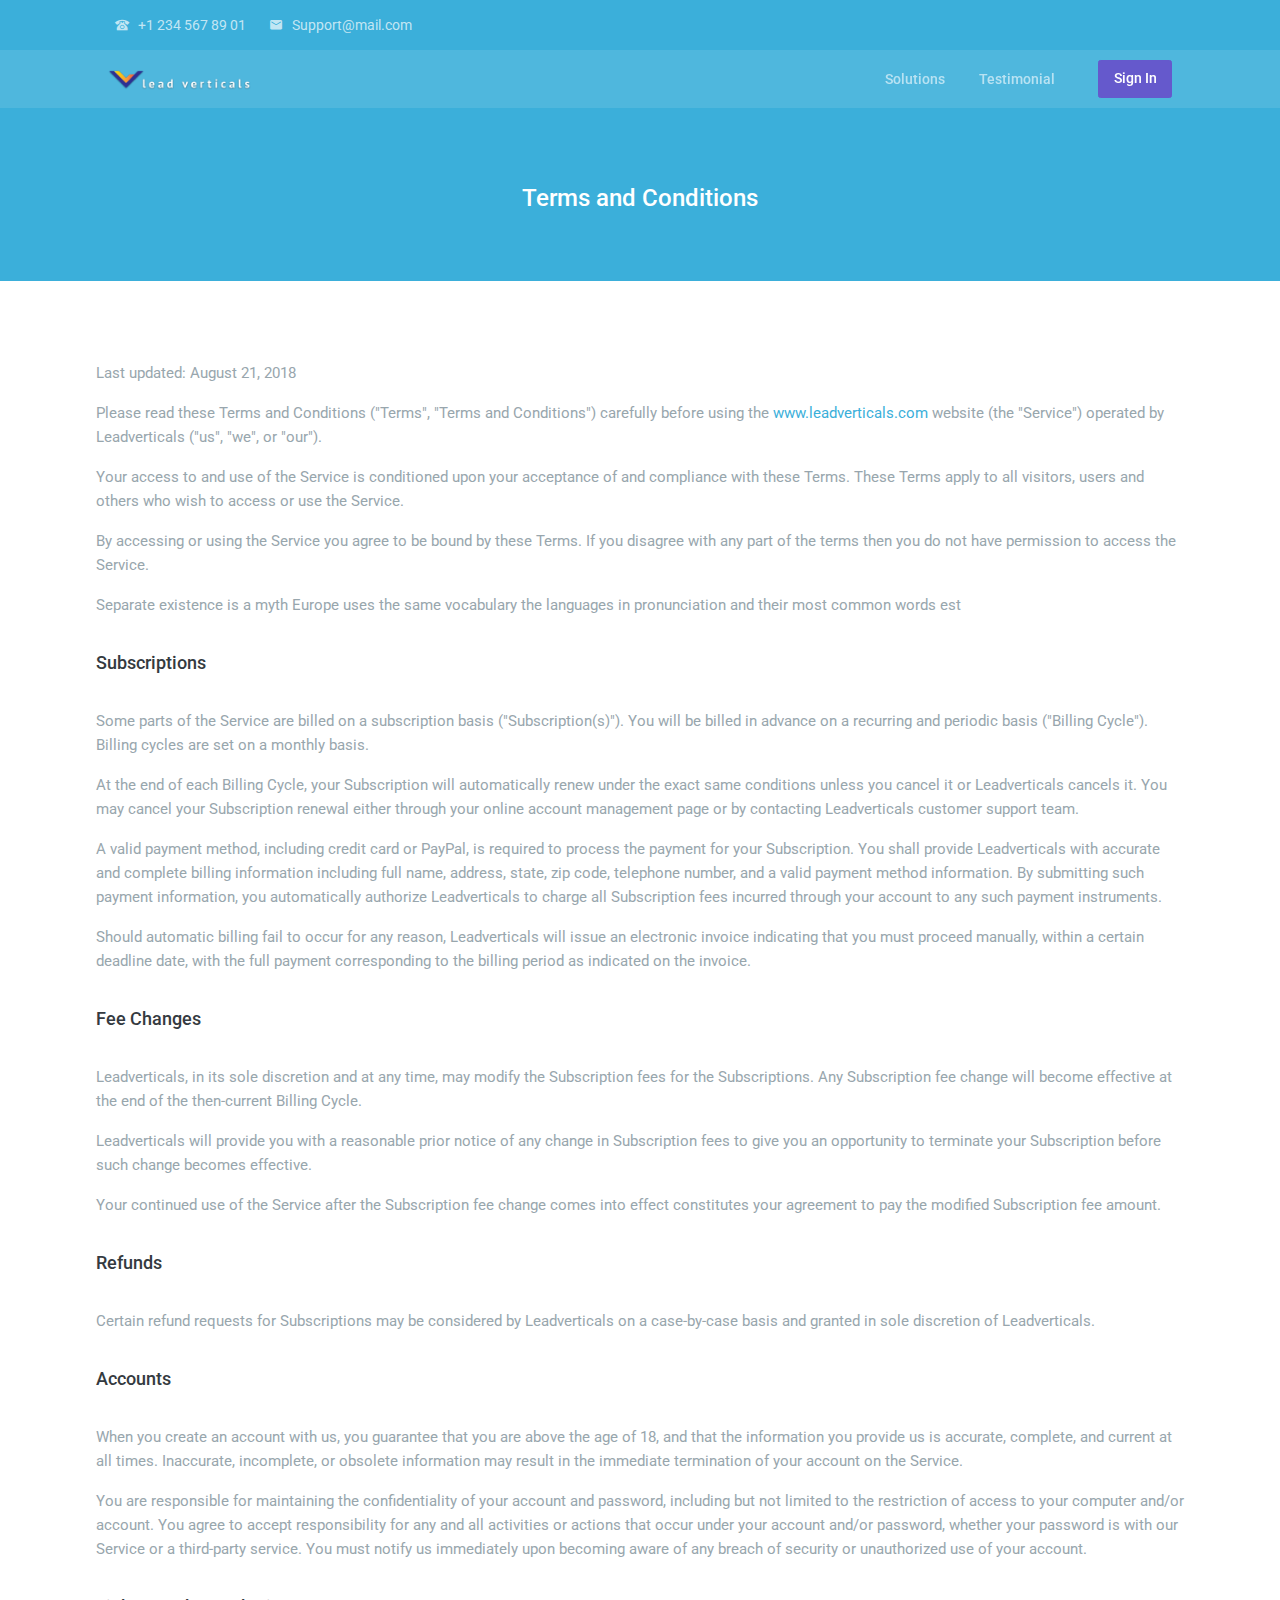
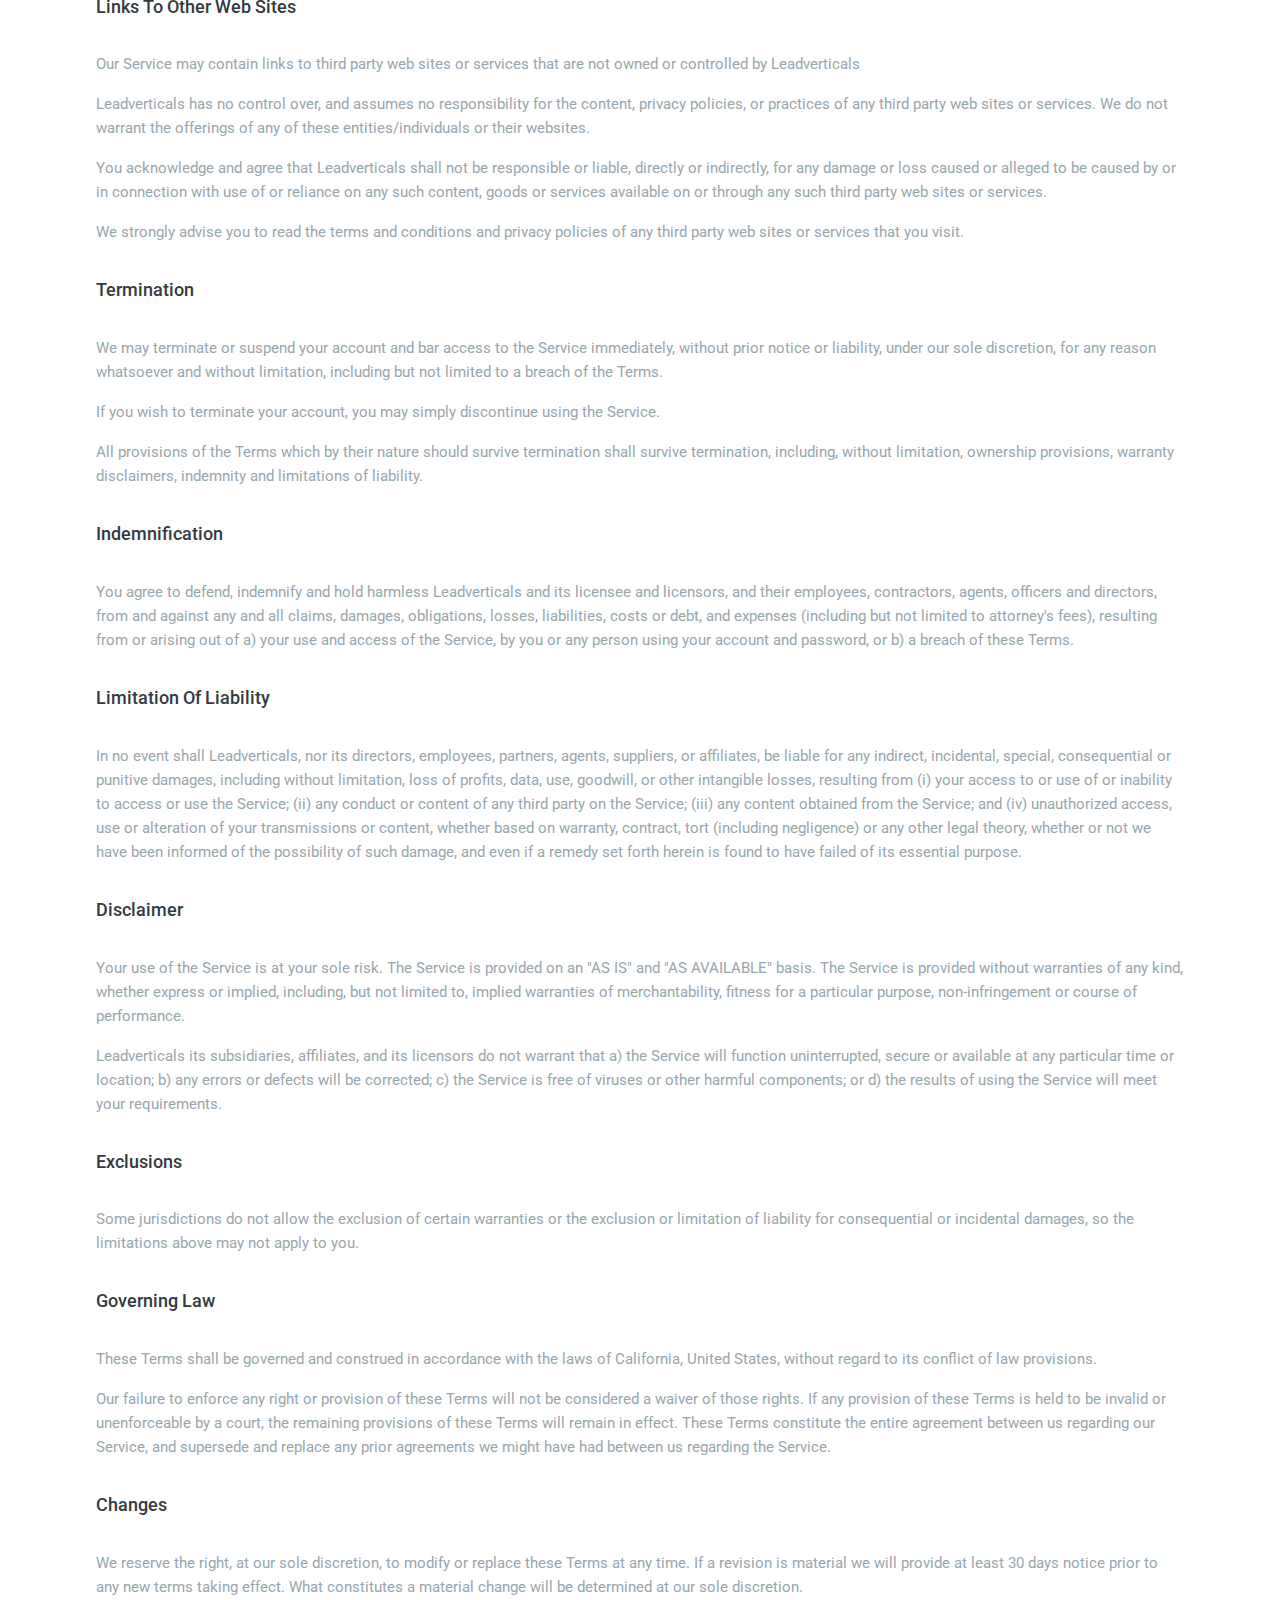
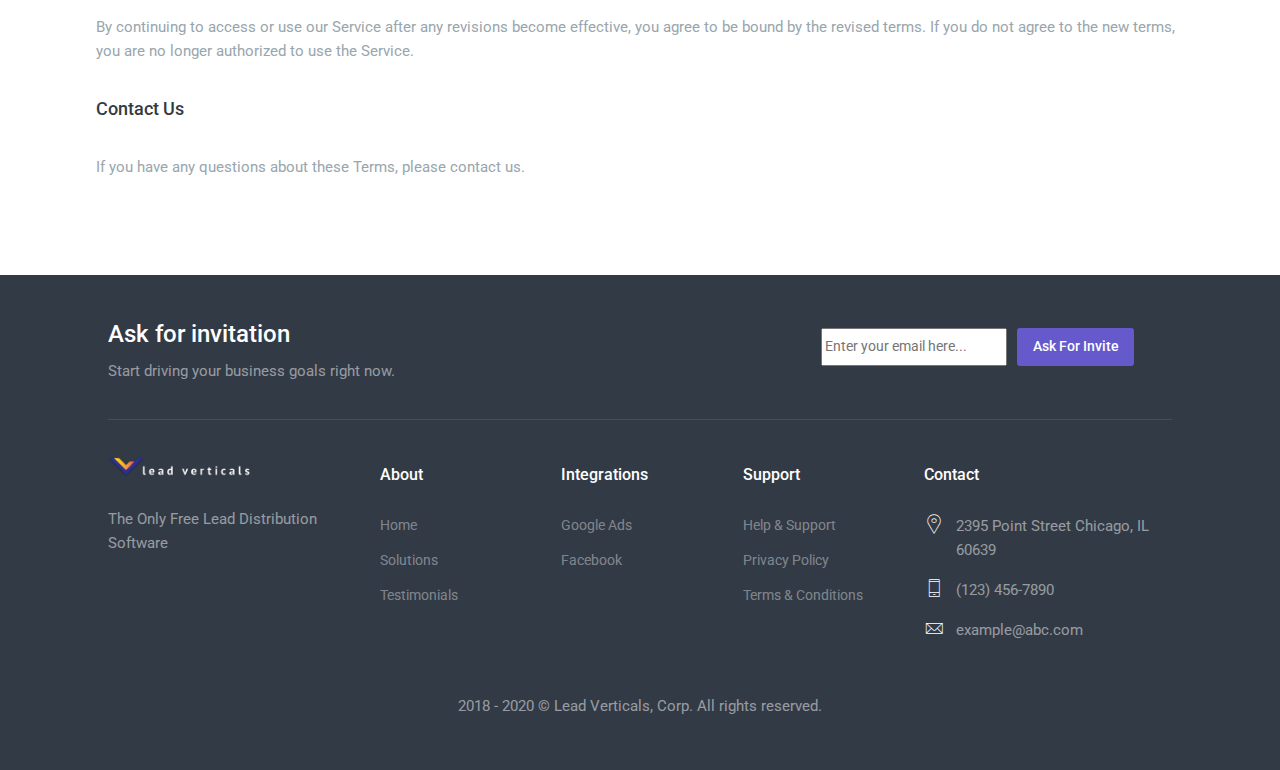
<file: terms.html>
<!DOCTYPE html>
<html lang="en">

    <head>
        <meta charset="utf-8" />
        <title>Lead Verticals - Self-Serve Lead Distribution Software</title>
        <meta name="viewport" content="width=device-width, initial-scale=1.0">
        <meta content="A fully featured admin theme which can be used to build CRM, CMS, etc." name="description" />
        <meta content="Coderthemes" name="author" />
        <meta http-equiv="X-UA-Compatible" content="IE=edge" />

        <!-- App favicon -->
        <link rel="shortcut icon" href="images/favicon.ico">

        <!-- Bootstrap core CSS -->
        <link rel="stylesheet" href="css/bootstrap.min.css" type="text/css">

        <!--Material Icon -->
        <link rel="stylesheet" type="text/css" href="css/materialdesignicons.min.css" />

        <!--pe-icon-7 Icon -->
        <link rel="stylesheet" type="text/css" href="css/pe-icon-7-stroke.css" />

        <!-- Custom  css -->
        <link rel="stylesheet" type="text/css" href="css/style.css" />

    </head>

    <body>
        <header class="sticky">
                <div class="tagline d-none d-lg-block">
                    <div class="container-fluid">
                        <div class="float-left info-link">
                            <ul class="list-inline mb-0">
                                <li class="list-inline-item">
                                    <i class="mdi mdi-phone-classic mr-1"></i> +1 234 567 89 01
                                </li>
                                <li class="list-inline-item">
                                    <a href="#">
                                        <i class="mdi mdi-email mr-1"></i> Support@mail.com
                                    </a>
                                </li>
                            </ul>
                        </div>
                        <!--div class="float-right">
                            <ul class="list-inline social-links mb-0">
                                <li class="list-inline-item">
                                    <a href="#">
                                        <i class="mdi mdi-facebook"></i>
                                    </a>
                                </li>
                                <li class="list-inline-item">
                                    <a href="#">
                                        <i class="mdi mdi-twitter"></i>
                                    </a>
                                </li>
                                <li class="list-inline-item">
                                    <a href="#">
                                        <i class="mdi mdi-google-plus"></i>
                                    </a>
                                </li>
                            </ul>
                        </div-->
                        
                        <div class="clearfix"></div>
                    </div>
                </div>
    
                <!--Navbar Start-->
                <nav class="navbar navbar-expand-lg fixed-top navbar-custom" id="navbar">
                    <div class="container-fluid">
                        <!-- LOGO -->
                            <a class="logo text-uppercase" href="index.html">
                            <img src="images/logo_verticales.png" alt="" class="logo-light" height="20" />
                            <img src="images/logo_verticales.png" alt="" class="logo-dark" height="20" />
                        </a>
                        <!--a class="logo text-uppercase" href="index.html">
                            <img src="images/logo-light.png" alt="" class="logo-light" height="20" />
                            <img src="images/logo-dark.png" alt="" class="logo-dark" height="20" />
                        </a-->
    
                        <button class="navbar-toggler" type="button" data-toggle="collapse" data-target="#navbarCollapse" aria-controls="navbarCollapse" aria-expanded="false" aria-label="Toggle navigation">
                            <i class="mdi mdi-menu"></i>
                        </button>
                        <div class="collapse navbar-collapse" id="navbarCollapse">
                            <ul class="navbar-nav ml-auto navbar-center" id="mySidenav">
                                <!--li class="nav-item active">
                                    <a href="#home" class="nav-link">Home</a>
                                </li-->
                                <li class="nav-item">
                                    <a href="index.html#services" class="nav-link">Solutions</a>
                                </li>
                                <!--li class="nav-item">
                                    <a href="#features" class="nav-link">Features</a>
                                </li-->
                                <!--li class="nav-item">
                                    <a href="#pricing" class="nav-link">Pricing</a>
                                </li-->
                                <li class="nav-item">
                                    <a href="index.html#testimonial" class="nav-link">Testimonial</a>
                                </li>
                                <!--li class="nav-item">
                                    <a href="#faq" class="nav-link">Faq</a>
                                </li-->
                                <!--li class="nav-item">
                                    <div class="dropdown">
                                        <a class="nav-link dropdown-toggle arrow-none" href="" role="button" data-toggle="dropdown" aria-haspopup="true" aria-expanded="false">
                                                Pages <i class="mdi mdi-chevron-down ml-1"></i>
                                            </a>
                                        <div class="dropdown-menu dropdown-menu-right">
                                            <a class="dropdown-item" href="about.html">About</a>
                                            <a class="dropdown-item" href="blog.html">Blog</a>
                                            <a class="dropdown-item" href="blog-details.html">Blog Details</a>
                                            <a class="dropdown-item" href="contact.html">Contact</a>
                                        </div>
                                    </div>
                                </li-->
    
                            </ul>
                        </div>
                        <div class="ml-4">
                            <!--a href="#" class="btn btn-light mr-1">Contact us</a-->
                            <a  target="_blank" href="https://react.leadverticals.com/auth/login" class="btn btn-purple">Sign In</a>
                        </div>
                    </div>
                </nav>
                <!-- Navbar End -->
            </header>

        <!-- title start -->
        <section class="page-header-box bg-primary">
            <div class="container-fluid">
                <div class="row" id="counter">
                    <div class="col-lg-12">
                        <div class="text-center">
                            <h3 class="page-header-title text-white">Terms and Conditions</h3>
                            <!--ol class="breadcrumb mb-0">
                                <li class="breadcrumb-item"><a href="#">Minton</a></li>
                                <li class="breadcrumb-item"><a href="#">Pages</a></li>
                                <li class="breadcrumb-item active" aria-current="page">Terms and Conditions</li>
                            </ol-->
                        </div>
                    </div>
                </div> <!--end row-->
            </div> <!--end container-->
        </section>
        <!-- title end -->

        <!-- about start -->
        <section class="section">
            <div class="container-fluid" >
                <div class="row align-items-center">
                    <div>
                        <div class="mo-mb-20 text-muted" >
                            <p>Last updated: August 21, 2018</p>
                            <p>Please read these Terms and Conditions ("Terms", "Terms and Conditions") carefully before using the <a href="https://www.leadverticals.com">www.leadverticals.com</a> website (the "Service") operated by Leadverticals ("us", "we", or "our").</p>
                            <p>Your access to and use of the Service is conditioned upon your acceptance of and compliance with these Terms. These Terms apply to all visitors, users and others who wish to access or use the Service.</p>        
                            <p>By accessing or using the Service you agree to be bound by these Terms. If you disagree with any part of the terms then you do not have permission to access the Service.</p>        
                            <p>Separate existence is a myth Europe uses the same vocabulary the languages in pronunciation and their most common words est</p>
                            
                            <h4 class="mb-4 mt-4">Subscriptions</h4>
                            <p>Some parts of the Service are billed on a subscription basis ("Subscription(s)"). You will be billed in advance on a recurring and periodic basis ("Billing Cycle"). Billing cycles are set on a monthly basis.</p>
                            <p>At the end of each Billing Cycle, your Subscription will automatically renew under the exact same conditions unless you cancel it or Leadverticals cancels it. You may cancel your Subscription renewal either through your online account management page or by contacting Leadverticals customer support team.</p>
                            <p>A valid payment method, including credit card or PayPal, is required to process the payment for your Subscription. You shall provide Leadverticals with accurate and complete billing information including full name, address, state, zip code, telephone number, and a valid payment method information. By submitting such payment information, you automatically authorize Leadverticals to charge all Subscription fees incurred through your account to any such payment instruments.</p>
                            <p>Should automatic billing fail to occur for any reason, Leadverticals will issue an electronic invoice indicating that you must proceed manually, within a certain deadline date, with the full payment corresponding to the billing period as indicated on the invoice.</p>
                    
                            <h4 class="mb-4 mt-4">Fee Changes</h4>
                            <p>Leadverticals, in its sole discretion and at any time, may modify the Subscription fees for the Subscriptions. Any Subscription fee change will become effective at the end of the then-current Billing Cycle.</p>
                            <p>Leadverticals will provide you with a reasonable prior notice of any change in Subscription fees to give you an opportunity to terminate your Subscription before such change becomes effective.</p>
                            <p>Your continued use of the Service after the Subscription fee change comes into effect constitutes your agreement to pay the modified Subscription fee amount.</p>

                            <h4 class="mb-4 mt-4">Refunds</h4>
                            <p>Certain refund requests for Subscriptions may be considered by Leadverticals on a case-by-case basis and granted in sole discretion of Leadverticals.</p>

                            <h4 class="mb-4 mt-4">Accounts</h4>
                            <p>When you create an account with us, you guarantee that you are above the age of 18, and that the information you provide us is accurate, complete, and current at all times. Inaccurate, incomplete, or obsolete information may result in the immediate termination of your account on the Service.</p>
                            <p>You are responsible for maintaining the confidentiality of your account and password, including but not limited to the restriction of access to your computer and/or account. You agree to accept responsibility for any and all activities or actions that occur under your account and/or password, whether your password is with our Service or a third-party service. You must notify us immediately upon becoming aware of any breach of security or unauthorized use of your account.</p>
                           
                            <h4 class="mb-4 mt-4">Links To Other Web Sites</h4>
                            <p>Our Service may contain links to third party web sites or services that are not owned or controlled by Leadverticals</p>
                            <p>Leadverticals has no control over, and assumes no responsibility for the content, privacy policies, or practices of any third party web sites or services. We do not warrant the offerings of any of these entities/individuals or their websites.</p>
                            <p>You acknowledge and agree that Leadverticals shall not be responsible or liable, directly or indirectly, for any damage or loss caused or alleged to be caused by or in connection with use of or reliance on any such content, goods or services available on or through any such third party web sites or services.</p>     
                            <p>We strongly advise you to read the terms and conditions and privacy policies of any third party web sites or services that you visit.
                      
                            <h4 class="mb-4 mt-4">Termination</h4>
                            <p>We may terminate or suspend your account and bar access to the Service immediately, without prior notice or liability, under our sole discretion, for any reason whatsoever and without limitation, including but not limited to a breach of the Terms.</p>
                            <p> If you wish to terminate your account, you may simply discontinue using the Service.</p>
                            <p>All provisions of the Terms which by their nature should survive termination shall survive termination, including, without limitation, ownership provisions, warranty disclaimers, indemnity and limitations of liability.</p>
                                    
                            <h4 class="mb-4 mt-4">Indemnification</h4>
                            <p>You agree to defend, indemnify and hold harmless Leadverticals and its licensee and licensors, and their employees, contractors, agents, officers and directors, from and against any and all claims, damages, obligations, losses, liabilities, costs or debt, and expenses (including but not limited to attorney's fees), resulting from or arising out of a) your use and access of the Service, by you or any person using your account and password, or b) a breach of these Terms.   </p>  

                            <h4 class="mb-4 mt-4">Limitation Of Liability</h4>
                            <p>In no event shall Leadverticals, nor its directors, employees, partners, agents, suppliers, or affiliates, be liable for any indirect, incidental, special, consequential or punitive damages, including without limitation, loss of profits, data, use, goodwill, or other intangible losses, resulting from (i) your access to or use of or inability to access or use the Service; (ii) any conduct or content of any third party on the Service; (iii) any content obtained from the Service; and (iv) unauthorized access, use or alteration of your transmissions or content, whether based on warranty, contract, tort (including negligence) or any other legal theory, whether or not we have been informed of the possibility of such damage, and even if a remedy set forth herein is found to have failed of its essential purpose.</p>
                            
                            <h4 class="mb-4 mt-4">Disclaimer</h4>
                            <p>Your use of the Service is at your sole risk. The Service is provided on an "AS IS" and "AS AVAILABLE" basis. The Service is provided without warranties of any kind, whether express or implied, including, but not limited to, implied warranties of merchantability, fitness for a particular purpose, non-infringement or course of performance.</p>
                            <p>Leadverticals its subsidiaries, affiliates, and its licensors do not warrant that a) the Service will function uninterrupted, secure or available at any particular time or location; b) any errors or defects will be corrected; c) the Service is free of viruses or other harmful components; or d) the results of using the Service will meet your requirements.</p>
                            
                            <h4 class="mb-4 mt-4">Exclusions</h4>
                            <p>Some jurisdictions do not allow the exclusion of certain warranties or the exclusion or limitation of liability for consequential or incidental damages, so the limitations above may not apply to you.</p>
                           
                            <h4 class="mb-4 mt-4">Governing Law</h4>
                            <p>These Terms shall be governed and construed in accordance with the laws of California, United States, without regard to its conflict of law provisions.</p>
                            <p>Our failure to enforce any right or provision of these Terms will not be considered a waiver of those rights. If any provision of these Terms is held to be invalid or unenforceable by a court, the remaining provisions of these Terms will remain in effect. These Terms constitute the entire agreement between us regarding our Service, and supersede and replace any prior agreements we might have had between us regarding the Service.</p>
                            
                            <h4 class="mb-4 mt-4">Changes</h4>
                            <p>We reserve the right, at our sole discretion, to modify or replace these Terms at any time. If a revision is material we will provide at least 30 days notice prior to any new terms taking effect. What constitutes a material change will be determined at our sole discretion.</p>
                            <p>By continuing to access or use our Service after any revisions become effective, you agree to be bound by the revised terms. If you do not agree to the new terms, you are no longer authorized to use the Service.</p>
                            
                            <h4 class="mb-4 mt-4">Contact Us</h4>
                            <p>If you have any questions about these Terms, please contact us.</p>
                            
                        </div>
                    </div>
                   
                </div>
                <!-- end row -->

            </div>
            <!-- end container-fluid -->
        </section>
        <!-- about end -->

          <!-- footer start -->
          <footer class="bg-dark footer text-white">
                <div class="container-fluid">
                    <div class="row">
                        <div class="col-lg-12">
                            <div class="footer-cta py-4 mb-4">
                                <div class="row align-items-center">
                                    <div class="col-md-8">
                                        <div class="cta-content">
                                            <h3 class="text-white mb-2">Ask for invitation</h3>
                                            <p class="text-white-50 mo-mb-20 mb-0">Start driving your business goals right now.</p>
    
                                        </div>
                                    </div>
                                    <div class="home-content text-center col-md-4">
                                        <form method="post" action="php/contact.php" name="contact-form" id="contact-form">
                                            <div class="row">
                                                <input name="name" id="name" type="text" class="main-page-form" placeholder="Enter your email here..."> 
                                                <input type="submit" id="submit" name="send" class="submitBnt btn btn-purple" style="margin-left:10px;" value="Ask For Invite">
                                            
                                            </div>
                                        </form>
                                    </div>
                                </div>
                            </div>
                        </div>
                    </div>
                    <div class="row">
                        <div class="col-lg-3">
                            <div class="mb-3">
                                <img src="images/logo_verticales.png" alt="" height="20">
                            </div>
                            <p class="pt-1 text-white-50">The Only Free Lead Distribution Software</p>
                            <p class="text-white-50">&nbsp;</p>
                        </div>
                        <div class="col-lg-2">
                            <h5 class="footer-title text-white mb-3">About</h5>
                            <ul class="list-unstyled footer-list">
                                <li><a href="#">Home</a></li>
                                <li><a href="#services">Solutions</a></li>
                                <li><a href="#testimonial">Testimonials</a></li>
                                <!--li><a href="">FAQ</a></li-->
                            </ul>
                        </div>
                        <div class="col-lg-2">
                            <h5 class="footer-title text-white mb-3">Integrations</h5>
                            <ul class="list-unstyled footer-list">
                                <li><a href="">Google Ads</a></li>
                                <li><a href="">Facebook</a></li>
                            </ul>
                        </div>
                        <div class="col-lg-2">
                            <h5 class="footer-title text-white mb-3">Support</h5>
                            <ul class="list-unstyled footer-list">
                                <li><a href="">Help & Support</a></li>
                                <li><a href="">Privacy Policy</a></li>
                                <li><a href="terms.html">Terms & Conditions</a></li>
                            </ul>
                        </div>
                        <div class="col-lg-3">
                            <h5 class="footer-title text-white mb-3">Contact</h5>
                            <div class="pt-1">
                                <div class="float-left mr-2">
                                    <i class="pe-7s-map-marker font-20"></i>
                                </div>
                                <p class="text-white-50 overflow-hidden">2395 Point Street Chicago, IL 60639</p>
                            </div>
                            <div>
                                <div class="float-left mr-2">
                                    <i class="pe-7s-phone font-20"></i>
                                </div>
                                <p class="text-white-50 overflow-hidden">(123) 456-7890</p>
                            </div>
                            <div>
                                <div class="float-left mr-2">
                                    <i class="pe-7s-mail font-20"></i>
                                </div>
                                <p class="text-white-50 overflow-hidden">example@abc.com</p>
                            </div>
                        </div>
                    </div>
                    <!-- end row -->
                    <div class="row">
                        <div class="col-lg-12">
                            <div class="py-4">
                                <div class="text-center">
                                    <p class="text-white-50">2018 - 2020 © Lead Verticals, Corp. All rights reserved. </p>
                                </div>
                            </div>
                        </div>
                    </div>
                    <!-- end row -->
                </div>
                <!-- container-fluid end -->
            </footer>
            <!-- footer end -->
    


        <!-- javascript -->
        <script src="js/jquery.min.js"></script>
        <script src="js/bootstrap.bundle.min.js"></script>
        <script src="js/jquery.easing.min.js"></script>
        <script src="js/scrollspy.min.js"></script>

        <!-- counter js -->
        <script src="js/counter.init.js"></script>

        <!-- custom js -->
        <script src="js/app.js"></script>
    </body>

</html>
</file>
<file: css/pe-icon-7-stroke.css>
@font-face {
	font-family: 'Pe-icon-7-stroke';
	src:url('../fonts/Pe-icon-7-stroke.eot?d7yf1v');
	src:url('../fonts/Pe-icon-7-stroke.eot?#iefixd7yf1v') format('embedded-opentype'),
		url('../fonts/Pe-icon-7-stroke.woff?d7yf1v') format('woff'),
		url('../fonts/Pe-icon-7-stroke.ttf?d7yf1v') format('truetype'),
		url('../fonts/Pe-icon-7-stroke.svg?d7yf1v#Pe-icon-7-stroke') format('svg');
	font-weight: normal;
	font-style: normal;
}

[class^="pe-7s-"], [class*=" pe-7s-"] {
	display: inline-block;
	font-family: 'Pe-icon-7-stroke';
	speak: none;
	font-style: normal;
	font-weight: normal;
	font-variant: normal;
	text-transform: none;
	line-height: 1;

	/* Better Font Rendering =========== */
	-webkit-font-smoothing: antialiased;
	-moz-osx-font-smoothing: grayscale;
}

.pe-7s-album:before {
	content: "\e6aa";
}
.pe-7s-arc:before {
	content: "\e6ab";
}
.pe-7s-back-2:before {
	content: "\e6ac";
}
.pe-7s-bandaid:before {
	content: "\e6ad";
}
.pe-7s-car:before {
	content: "\e6ae";
}
.pe-7s-diamond:before {
	content: "\e6af";
}
.pe-7s-door-lock:before {
	content: "\e6b0";
}
.pe-7s-eyedropper:before {
	content: "\e6b1";
}
.pe-7s-female:before {
	content: "\e6b2";
}
.pe-7s-gym:before {
	content: "\e6b3";
}
.pe-7s-hammer:before {
	content: "\e6b4";
}
.pe-7s-headphones:before {
	content: "\e6b5";
}
.pe-7s-helm:before {
	content: "\e6b6";
}
.pe-7s-hourglass:before {
	content: "\e6b7";
}
.pe-7s-leaf:before {
	content: "\e6b8";
}
.pe-7s-magic-wand:before {
	content: "\e6b9";
}
.pe-7s-male:before {
	content: "\e6ba";
}
.pe-7s-map-2:before {
	content: "\e6bb";
}
.pe-7s-next-2:before {
	content: "\e6bc";
}
.pe-7s-paint-bucket:before {
	content: "\e6bd";
}
.pe-7s-pendrive:before {
	content: "\e6be";
}
.pe-7s-photo:before {
	content: "\e6bf";
}
.pe-7s-piggy:before {
	content: "\e6c0";
}
.pe-7s-plugin:before {
	content: "\e6c1";
}
.pe-7s-refresh-2:before {
	content: "\e6c2";
}
.pe-7s-rocket:before {
	content: "\e6c3";
}
.pe-7s-settings:before {
	content: "\e6c4";
}
.pe-7s-shield:before {
	content: "\e6c5";
}
.pe-7s-smile:before {
	content: "\e6c6";
}
.pe-7s-usb:before {
	content: "\e6c7";
}
.pe-7s-vector:before {
	content: "\e6c8";
}
.pe-7s-wine:before {
	content: "\e6c9";
}
.pe-7s-cloud-upload:before {
	content: "\e68a";
}
.pe-7s-cash:before {
	content: "\e68c";
}
.pe-7s-close:before {
	content: "\e680";
}
.pe-7s-bluetooth:before {
	content: "\e68d";
}
.pe-7s-cloud-download:before {
	content: "\e68b";
}
.pe-7s-way:before {
	content: "\e68e";
}
.pe-7s-close-circle:before {
	content: "\e681";
}
.pe-7s-id:before {
	content: "\e68f";
}
.pe-7s-angle-up:before {
	content: "\e682";
}
.pe-7s-wristwatch:before {
	content: "\e690";
}
.pe-7s-angle-up-circle:before {
	content: "\e683";
}
.pe-7s-world:before {
	content: "\e691";
}
.pe-7s-angle-right:before {
	content: "\e684";
}
.pe-7s-volume:before {
	content: "\e692";
}
.pe-7s-angle-right-circle:before {
	content: "\e685";
}
.pe-7s-users:before {
	content: "\e693";
}
.pe-7s-angle-left:before {
	content: "\e686";
}
.pe-7s-user-female:before {
	content: "\e694";
}
.pe-7s-angle-left-circle:before {
	content: "\e687";
}
.pe-7s-up-arrow:before {
	content: "\e695";
}
.pe-7s-angle-down:before {
	content: "\e688";
}
.pe-7s-switch:before {
	content: "\e696";
}
.pe-7s-angle-down-circle:before {
	content: "\e689";
}
.pe-7s-scissors:before {
	content: "\e697";
}
.pe-7s-wallet:before {
	content: "\e600";
}
.pe-7s-safe:before {
	content: "\e698";
}
.pe-7s-volume2:before {
	content: "\e601";
}
.pe-7s-volume1:before {
	content: "\e602";
}
.pe-7s-voicemail:before {
	content: "\e603";
}
.pe-7s-video:before {
	content: "\e604";
}
.pe-7s-user:before {
	content: "\e605";
}
.pe-7s-upload:before {
	content: "\e606";
}
.pe-7s-unlock:before {
	content: "\e607";
}
.pe-7s-umbrella:before {
	content: "\e608";
}
.pe-7s-trash:before {
	content: "\e609";
}
.pe-7s-tools:before {
	content: "\e60a";
}
.pe-7s-timer:before {
	content: "\e60b";
}
.pe-7s-ticket:before {
	content: "\e60c";
}
.pe-7s-target:before {
	content: "\e60d";
}
.pe-7s-sun:before {
	content: "\e60e";
}
.pe-7s-study:before {
	content: "\e60f";
}
.pe-7s-stopwatch:before {
	content: "\e610";
}
.pe-7s-star:before {
	content: "\e611";
}
.pe-7s-speaker:before {
	content: "\e612";
}
.pe-7s-signal:before {
	content: "\e613";
}
.pe-7s-shuffle:before {
	content: "\e614";
}
.pe-7s-shopbag:before {
	content: "\e615";
}
.pe-7s-share:before {
	content: "\e616";
}
.pe-7s-server:before {
	content: "\e617";
}
.pe-7s-search:before {
	content: "\e618";
}
.pe-7s-film:before {
	content: "\e6a5";
}
.pe-7s-science:before {
	content: "\e619";
}
.pe-7s-disk:before {
	content: "\e6a6";
}
.pe-7s-ribbon:before {
	content: "\e61a";
}
.pe-7s-repeat:before {
	content: "\e61b";
}
.pe-7s-refresh:before {
	content: "\e61c";
}
.pe-7s-add-user:before {
	content: "\e6a9";
}
.pe-7s-refresh-cloud:before {
	content: "\e61d";
}
.pe-7s-paperclip:before {
	content: "\e69c";
}
.pe-7s-radio:before {
	content: "\e61e";
}
.pe-7s-note2:before {
	content: "\e69d";
}
.pe-7s-print:before {
	content: "\e61f";
}
.pe-7s-network:before {
	content: "\e69e";
}
.pe-7s-prev:before {
	content: "\e620";
}
.pe-7s-mute:before {
	content: "\e69f";
}
.pe-7s-power:before {
	content: "\e621";
}
.pe-7s-medal:before {
	content: "\e6a0";
}
.pe-7s-portfolio:before {
	content: "\e622";
}
.pe-7s-like2:before {
	content: "\e6a1";
}
.pe-7s-plus:before {
	content: "\e623";
}
.pe-7s-left-arrow:before {
	content: "\e6a2";
}
.pe-7s-play:before {
	content: "\e624";
}
.pe-7s-key:before {
	content: "\e6a3";
}
.pe-7s-plane:before {
	content: "\e625";
}
.pe-7s-joy:before {
	content: "\e6a4";
}
.pe-7s-photo-gallery:before {
	content: "\e626";
}
.pe-7s-pin:before {
	content: "\e69b";
}
.pe-7s-phone:before {
	content: "\e627";
}
.pe-7s-plug:before {
	content: "\e69a";
}
.pe-7s-pen:before {
	content: "\e628";
}
.pe-7s-right-arrow:before {
	content: "\e699";
}
.pe-7s-paper-plane:before {
	content: "\e629";
}
.pe-7s-delete-user:before {
	content: "\e6a7";
}
.pe-7s-paint:before {
	content: "\e62a";
}
.pe-7s-bottom-arrow:before {
	content: "\e6a8";
}
.pe-7s-notebook:before {
	content: "\e62b";
}
.pe-7s-note:before {
	content: "\e62c";
}
.pe-7s-next:before {
	content: "\e62d";
}
.pe-7s-news-paper:before {
	content: "\e62e";
}
.pe-7s-musiclist:before {
	content: "\e62f";
}
.pe-7s-music:before {
	content: "\e630";
}
.pe-7s-mouse:before {
	content: "\e631";
}
.pe-7s-more:before {
	content: "\e632";
}
.pe-7s-moon:before {
	content: "\e633";
}
.pe-7s-monitor:before {
	content: "\e634";
}
.pe-7s-micro:before {
	content: "\e635";
}
.pe-7s-menu:before {
	content: "\e636";
}
.pe-7s-map:before {
	content: "\e637";
}
.pe-7s-map-marker:before {
	content: "\e638";
}
.pe-7s-mail:before {
	content: "\e639";
}
.pe-7s-mail-open:before {
	content: "\e63a";
}
.pe-7s-mail-open-file:before {
	content: "\e63b";
}
.pe-7s-magnet:before {
	content: "\e63c";
}
.pe-7s-loop:before {
	content: "\e63d";
}
.pe-7s-look:before {
	content: "\e63e";
}
.pe-7s-lock:before {
	content: "\e63f";
}
.pe-7s-lintern:before {
	content: "\e640";
}
.pe-7s-link:before {
	content: "\e641";
}
.pe-7s-like:before {
	content: "\e642";
}
.pe-7s-light:before {
	content: "\e643";
}
.pe-7s-less:before {
	content: "\e644";
}
.pe-7s-keypad:before {
	content: "\e645";
}
.pe-7s-junk:before {
	content: "\e646";
}
.pe-7s-info:before {
	content: "\e647";
}
.pe-7s-home:before {
	content: "\e648";
}
.pe-7s-help2:before {
	content: "\e649";
}
.pe-7s-help1:before {
	content: "\e64a";
}
.pe-7s-graph3:before {
	content: "\e64b";
}
.pe-7s-graph2:before {
	content: "\e64c";
}
.pe-7s-graph1:before {
	content: "\e64d";
}
.pe-7s-graph:before {
	content: "\e64e";
}
.pe-7s-global:before {
	content: "\e64f";
}
.pe-7s-gleam:before {
	content: "\e650";
}
.pe-7s-glasses:before {
	content: "\e651";
}
.pe-7s-gift:before {
	content: "\e652";
}
.pe-7s-folder:before {
	content: "\e653";
}
.pe-7s-flag:before {
	content: "\e654";
}
.pe-7s-filter:before {
	content: "\e655";
}
.pe-7s-file:before {
	content: "\e656";
}
.pe-7s-expand1:before {
	content: "\e657";
}
.pe-7s-exapnd2:before {
	content: "\e658";
}
.pe-7s-edit:before {
	content: "\e659";
}
.pe-7s-drop:before {
	content: "\e65a";
}
.pe-7s-drawer:before {
	content: "\e65b";
}
.pe-7s-download:before {
	content: "\e65c";
}
.pe-7s-display2:before {
	content: "\e65d";
}
.pe-7s-display1:before {
	content: "\e65e";
}
.pe-7s-diskette:before {
	content: "\e65f";
}
.pe-7s-date:before {
	content: "\e660";
}
.pe-7s-cup:before {
	content: "\e661";
}
.pe-7s-culture:before {
	content: "\e662";
}
.pe-7s-crop:before {
	content: "\e663";
}
.pe-7s-credit:before {
	content: "\e664";
}
.pe-7s-copy-file:before {
	content: "\e665";
}
.pe-7s-config:before {
	content: "\e666";
}
.pe-7s-compass:before {
	content: "\e667";
}
.pe-7s-comment:before {
	content: "\e668";
}
.pe-7s-coffee:before {
	content: "\e669";
}
.pe-7s-cloud:before {
	content: "\e66a";
}
.pe-7s-clock:before {
	content: "\e66b";
}
.pe-7s-check:before {
	content: "\e66c";
}
.pe-7s-chat:before {
	content: "\e66d";
}
.pe-7s-cart:before {
	content: "\e66e";
}
.pe-7s-camera:before {
	content: "\e66f";
}
.pe-7s-call:before {
	content: "\e670";
}
.pe-7s-calculator:before {
	content: "\e671";
}
.pe-7s-browser:before {
	content: "\e672";
}
.pe-7s-box2:before {
	content: "\e673";
}
.pe-7s-box1:before {
	content: "\e674";
}
.pe-7s-bookmarks:before {
	content: "\e675";
}
.pe-7s-bicycle:before {
	content: "\e676";
}
.pe-7s-bell:before {
	content: "\e677";
}
.pe-7s-battery:before {
	content: "\e678";
}
.pe-7s-ball:before {
	content: "\e679";
}
.pe-7s-back:before {
	content: "\e67a";
}
.pe-7s-attention:before {
	content: "\e67b";
}
.pe-7s-anchor:before {
	content: "\e67c";
}
.pe-7s-albums:before {
	content: "\e67d";
}
.pe-7s-alarm:before {
	content: "\e67e";
}
.pe-7s-airplay:before {
	content: "\e67f";
}
</file>
<file: css/style.css>
/*
Template Name: Minton - Bootstrap 4 Landing Page Tamplat
Author: CoderThemes
Email: coderthemes@gmail.com
File: Main scss file
*/
@import url("https://fonts.googleapis.com/css?family=Roboto:400,500,700");
/*******************
    1.General
*******************/
body {
  font-size: 14px;
  background-color: #ffffff;
  font-family: -apple-system,BlinkMacSystemFont,"Segoe UI",Roboto,"Helvetica Neue",Arial,sans-serif;
}

h1,
h2,
h3,
h4,
h5,
h6 {
  font-family: "Roboto", sans-serif;
}

a {
  text-decoration: none !important;
  outline: none;
}

p {
  line-height: 1.6;
  font-size: 15px;
}

/*******************
    2.Helper
*******************/
.card {
  border: none;
  -webkit-box-shadow: 0 10px 35px 0 rgba(154, 161, 171, 0.1);
          box-shadow: 0 10px 35px 0 rgba(154, 161, 171, 0.1);
}

.bg-gradient {
  background: -webkit-gradient(linear, left bottom, left top, from(#fff), color-stop(78%, #3bafda));
  background: linear-gradient(360deg, #fff 0%, #3bafda 78%);
}

.btn {
  font-weight: 500;
}

.avatar-sm {
  width: 32px;
  height: 32px;
}

.avatar-md {
  width: 56px;
  height: 56px;
}

.section {
  position: relative;
  padding-top: 80px;
  padding-bottom: 80px;
}

/******************
    3.Navbar
*******************/
.tagline {
  position: absolute;
  width: 100%;
  z-index: 9;
}

.tagline .info-link {
  color: rgba(255, 255, 255, 0.7);
}

.tagline .info-link li {
  line-height: 50px;
  padding: 0px 7px;
}

.tagline .info-link li a {
  color: rgba(255, 255, 255, 0.7);
}

.tagline .social-links li a {
  line-height: 50px;
  padding: 0px 7px;
  color: rgba(255, 255, 255, 0.7);
}

.tagline .social-links li a:hover {
  color: #ffffff;
}

.navbar-custom {
  padding: 0px;
  width: 100%;
  z-index: 999;
  -webkit-transition: all 0.4s;
  transition: all 0.4s;
  background: rgba(255, 255, 255, 0.1);
  top: 50px;
}

.navbar-custom .logo .logo-light {
  display: inline-block;
}

.navbar-custom .logo .logo-dark {
  display: none;
}

.navbar-custom .navbar-nav .nav-item {
  position: relative;
}

.navbar-custom .navbar-nav .nav-item .dropdown .dropdown-menu .dropdown-item {
  color: #7a7d84;
}

.navbar-custom .navbar-nav .nav-item .nav-link {
  line-height: 26px;
  color: rgba(255, 255, 255, 0.6);
  -webkit-transition: all 0.4s;
  transition: all 0.4s;
  background-color: transparent !important;
  padding: 16px 10px;
  margin: 0 7px;
  font-weight: 500;
}

.navbar-custom .navbar-nav .nav-item .nav-link:hover, .navbar-custom .navbar-nav .nav-item .nav-link:active {
  color: #ffffff;
}

.navbar-custom .navbar-nav .nav-item.active .nav-link {
  color: #ffffff;
}

.navbar-custom .navbar-nav .nav-item:last-child .nav-link {
  padding-right: 0px;
}

.navbar-toggler {
  font-size: 24px;
  margin-top: 5px;
  margin-bottom: 0px;
  color: #ffffff;
}

@media (min-width: 992px) {
  .navbar-custom .navbar-nav .nav-item .dropdown:hover .dropdown-menu {
    display: block;
  }
}

/*--- navbar sticky ---*/
.nav-sticky .navbar-custom {
  padding: 0px;
  background-color: #ffffff;
  -webkit-box-shadow: 0 10px 35px 0 rgba(154, 161, 171, 0.1);
          box-shadow: 0 10px 35px 0 rgba(154, 161, 171, 0.1);
  top: 0px;
}

.nav-sticky .navbar-custom .logo .logo-dark {
  display: inline-block;
}

.nav-sticky .navbar-custom .logo .logo-light {
  display: none;
}

.nav-sticky .navbar-custom .navbar-nav .nav-item .nav-link {
  color: rgba(50, 58, 70, 0.8);
}

.nav-sticky .navbar-custom .navbar-nav .nav-item .nav-link:hover, .nav-sticky .navbar-custom .navbar-nav .nav-item .nav-link:active {
  color: #6658dd;
}

.nav-sticky .navbar-custom .navbar-nav .nav-item.active .nav-link {
  color: #6658dd;
}

/*******************
    4.Home
*******************/
.bg-home {
  position: relative;
  padding-top: 190px;
}

/*******************
    5.Services
*******************/
.services-box .services-icon {
  display: inline-block;
  position: relative;
}

.services-box .services-icon i {
  width: 64px;
  height: 64px;
  line-height: 64px;
  background: rgba(59, 175, 218, 0.6);
  color: #ffffff;
  border-radius: 92% 50% 80% 50%;
  z-index: 99;
  position: relative;
}

.services-box .services-icon:before {
  content: "";
  position: absolute;
  width: 80px;
  height: 64px;
  background: rgba(102, 88, 221, 0.3);
  right: -8px;
  top: 4px;
  border-radius: 50% 100% 50% 80%;
}

/*******************
    5.counter
*******************/
.counter-box {
  position: relative;
  background-color: rgba(255, 255, 255, 0.1);
  border: 2px solid rgba(255, 255, 255, 0.1);
  overflow: hidden;
  border-radius: 7px;
}

.counter-box .counter-icon i {
  position: absolute;
  right: 14px;
  bottom: -20px;
}

/*******************
    6.pricing
*******************/
.pricing-plan {
  border-radius: 7px;
  max-width: 523px;
  margin: 0px auto;
}

.pricing-plan.active {
  border: 2px solid #3bafda;
}

/*******************
    7.testimonial
*******************/
.testi-desc {
  background-color: #ffffff;
  -webkit-box-shadow: 0 10px 35px 0 rgba(154, 161, 171, 0.1);
          box-shadow: 0 10px 35px 0 rgba(154, 161, 171, 0.1);
  border-radius: 7px;
  position: relative;
}

.testi-desc:before {
  content: "";
  position: absolute;
  width: 14px;
  height: 14px;
  background: #ffffff;
  bottom: -6px;
  left: 52px;
  -webkit-transform: rotate(45deg);
          transform: rotate(45deg);
}

.client-images img {
  margin: 10px auto;
  opacity: 0.7;
}

/*******************
    8.Faq
*******************/
.faq-nav-tabs .nav-item {
  margin: 0px 12px;
  -webkit-box-shadow: 0 10px 35px 0 rgba(154, 161, 171, 0.1);
          box-shadow: 0 10px 35px 0 rgba(154, 161, 171, 0.1);
}

.faq-nav-tabs .nav-item:first-child {
  margin-left: 0px;
}

.faq-nav-tabs .nav-item:last-child {
  margin-right: 0px;
}

.faq-nav-tabs .nav-item .nav-link {
  padding: 1.2rem;
  color: #323a46;
}

.faq-nav-tabs .nav-item .nav-link.active h4 {
  color: #ffffff;
}

.faq-nav-tabs .nav-item .nav-link.active i {
  color: #ffffff !important;
}

.faq-tab-content .faq-question-q-box {
  height: 30px;
  width: 30px;
  color: #3bafda;
  text-align: center;
  border-radius: 50%;
  float: left;
  font-weight: 600;
  line-height: 30px;
  background-color: rgba(59, 175, 218, 0.15);
}

/*******************
    9.Footer
*******************/
.footer .footer-cta {
  border-bottom: 1px solid rgba(255, 255, 255, 0.1);
}

.footer .footer-title {
  font-size: 16px;
}

.footer .footer-list li {
  padding: 7px 0px;
}

.footer .footer-list li a {
  color: rgba(255, 255, 255, 0.4);
  -webkit-transition: all 0.4s;
  transition: all 0.4s;
}

.footer .footer-list li a:hover {
  color: #ffffff;
}

/*******************
    10.Page title box
*******************/
.page-header-box {
  padding: 175px 0px 60px 0px;
  color: #ffffff;
}

.page-header-box .breadcrumb {
  background: transparent;
  -webkit-box-pack: center;
      -ms-flex-pack: center;
          justify-content: center;
}

.page-header-box .breadcrumb .breadcrumb-item a {
  color: rgba(255, 255, 255, 0.6);
}

.page-header-box .breadcrumb .breadcrumb-item.active {
  color: #ffffff;
}

.page-header-box .breadcrumb-item + .breadcrumb-item:before {
  color: #ffffff;
}

/*******************
    11.about
*******************/
.about-box .about-index-number {
  width: 46px;
  height: 46px;
  line-height: 46px;
  font-size: 20px;
  text-align: center;
  background-color: #c4e7f4;
  color: #3bafda;
  border-radius: 50%;
}

.team-box {
  position: relative;
  overflow: hidden;
  -webkit-transition: all 0.4s ease;
  transition: all 0.4s ease;
  border-radius: 7px;
}

.team-box .team-overlay {
  background: none repeat scroll 0 0 rgba(50, 58, 70, 0.7);
  position: absolute;
  -webkit-transition: all 0.5s ease-in-out 0s;
  transition: all 0.5s ease-in-out 0s;
  top: 0px;
  left: 0px;
  bottom: 0px;
  right: 0px;
  opacity: 0;
  visibility: hidden;
  overflow: hidden;
  border-radius: 8px;
}

.team-box .team-content {
  position: absolute;
  bottom: -60px;
  left: 0px;
  right: 0px;
  padding-left: 30px;
  padding-right: 30px;
  -webkit-transition: all 0.5s ease-in-out 0s;
  transition: all 0.5s ease-in-out 0s;
  opacity: 0;
}

.team-box .team-content .social-icon a {
  display: inline-block;
  height: 36px;
  width: 36px;
  line-height: 34px;
  color: #ffffff;
  border: 1px solid #ffffff;
  border-radius: 50%;
  -webkit-transition: all 0.5s;
  transition: all 0.5s;
}

.team-box .team-content .social-icon a:hover {
  background: #3bafda;
  border-color: #3bafda;
}

.team-box:hover .team-overlay {
  opacity: 1;
  visibility: visible;
}

.team-box:hover .team-content {
  bottom: 50%;
  -webkit-transform: translateY(50%);
          transform: translateY(50%);
  opacity: 1;
}

/*******************
    12.blog
*******************/
.blog-content {
  position: relative;
  bottom: 14px;
  background: #ffffff;
  border-radius: 4px;
}

.blog-right-sidebar .widget-search form {
  position: relative;
}

.blog-right-sidebar .widget-search form .form-control {
  font-size: 14px;
}

.blog-right-sidebar .widget-search form .search-button {
  position: absolute;
  top: 5px;
  right: 4px;
  background-color: #ffffff;
  border: none;
  font-size: 18px;
  -webkit-transition: all .3s ease-out;
  transition: all .3s ease-out;
}

.blog-right-sidebar .widget-search form .search-button:focus {
  outline: 0;
}

.blog-right-sidebar .widget ul li {
  padding: 12px 0px;
}

.blog-right-sidebar .widget ul li:last-child {
  padding-bottom: 0px;
}

.blog-right-sidebar .widget ul li a {
  color: #323a46;
  display: block;
}

.blog-right-sidebar .widget.widget-popular-post .popular-post {
  border-bottom: 1px solid #f0f0f0;
  padding: 15px 0px;
}

.blog-right-sidebar .widget.widget-popular-post .popular-post img {
  width: 64px;
}

.blog-right-sidebar .widget.widget-popular-post .popular-post:last-of-type {
  border: none;
}

.blog-right-sidebar .widget.widget-tag-cloud .tagcloud > a {
  display: inline-block;
  padding: 5px 10px;
  border: 1px solid rgba(50, 58, 70, 0.1);
  border-radius: 2px;
  color: #475364;
  font-size: 12.4px;
  margin-top: 9px;
  margin-right: 6px;
}

.blog-right-sidebar .widget.widget-tag-cloud .tagcloud > a:hover {
  background: #3bafda;
  border-color: #3bafda;
  color: #ffffff;
}

/*******************
    13.blog Details
*******************/
.blog-details-box .post-meta .list-inline-item {
  margin-right: 24px;
  color: #7a7d84;
}

.blog-details-box .post-meta .list-inline-item a {
  color: #7a7d84;
}

.blog-details-box .blockquote {
  position: relative;
}

.blog-details-box .blockquote .blockquote-icon i {
  position: absolute;
  right: 0;
  bottom: 0;
  color: rgba(50, 58, 70, 0.1);
}

/*******************
    14.input main page
*******************/

.custom-form form .main-page-form{
  height: 43px;
  font-size: 14px;
  border-color: #dfdfe1;
}

/*******************
    14.contact
*******************/
.map iframe {
  width: 100%;
  height: 300px;
  border: 0;
}

.custom-form form .form-control {
  height: 43px;
  font-size: 14px;
  border-color: #dfdfe1;
}

.custom-form form .form-control {
  height: 43px;
  font-size: 14px;
  border-color: #dfdfe1;
}

.custom-form form textarea {
  height: auto !important;
}

.error {
  margin: 8px 0px;
  display: none;
  color: #ee324d;
}

#ajaxsuccess {
  font-size: 16px;
  width: 100%;
  display: none;
  clear: both;
  margin: 8px 0px;
}

.error_message {
  padding: 10px;
  margin-bottom: 20px;
  text-align: center;
  color: #ee324d;
  background-color: #fcdce0;
  border-color: #fcdce0;
  border-radius: 5px;
  font-size: 14px;
}

.contact-loader {
  display: none;
}

#success_page {
  text-align: center;
  margin-bottom: 50px;
}

#success_page h3 {
  color: #1abc9c;
  font-size: 22px;
}

/******************
    15.Responsive
*******************/
@media (min-width: 200px) and (max-width: 1199px) {
  .container-fluid {
    max-width: 95%;
  }
}

@media (min-width: 1200px) {
  .container-fluid {
    max-width: 85%;
  }
}

@media (min-width: 1600px) {
  .container-fluid {
    max-width: 70%;
  }
}

@media (min-width: 200px) and (max-width: 991px) {
  .navbar-custom {
    top: 0px;
    padding: 10px 0px !important;
    background-color: #ffffff !important;
    -webkit-box-shadow: 0 10px 35px 0 rgba(154, 161, 171, 0.1);
            box-shadow: 0 10px 35px 0 rgba(154, 161, 171, 0.1);
  }
  .navbar-custom .logo .logo-dark {
    display: inline-block;
  }
  .navbar-custom .logo .logo-light {
    display: none;
  }
  .navbar-custom .navbar-nav .nav-item .nav-link {
    -webkit-transition: all 0.4s;
    transition: all 0.4s;
    color: rgba(50, 58, 70, 0.8) !important;
    margin: 0px;
    padding: 6px 0px;
  }
  .navbar-custom .navbar-nav .nav-item .nav-link i.mdi-chevron-down {
    position: absolute;
    right: 14px;
  }
  .navbar-custom .navbar-nav .nav-item.active .nav-link {
    color: #3bafda !important;
  }
  .navbar-toggler {
    font-size: 24px;
    margin-top: 0px;
    margin-bottom: 0px;
    color: #323a46;
  }
  .mo-mb-20 {
    margin-bottom: 20px !important;
  }
  .page-header-box {
    padding: 100px 0px 40px 0px;
  }
}

@media (max-width: 540px) {
  .bg-home {
    padding-top: 130px;
  }
  .home-title {
    font-size: 26px;
  }
  .media-list {
    padding: 0px !important;
  }
  .media-list .media .media-body {
    margin-left: 1rem !important;
  }
  .post-meta .list-inline-item {
    padding: 10px 0px;
  }
}
/*# sourceMappingURL=style.css.map */
</file>
